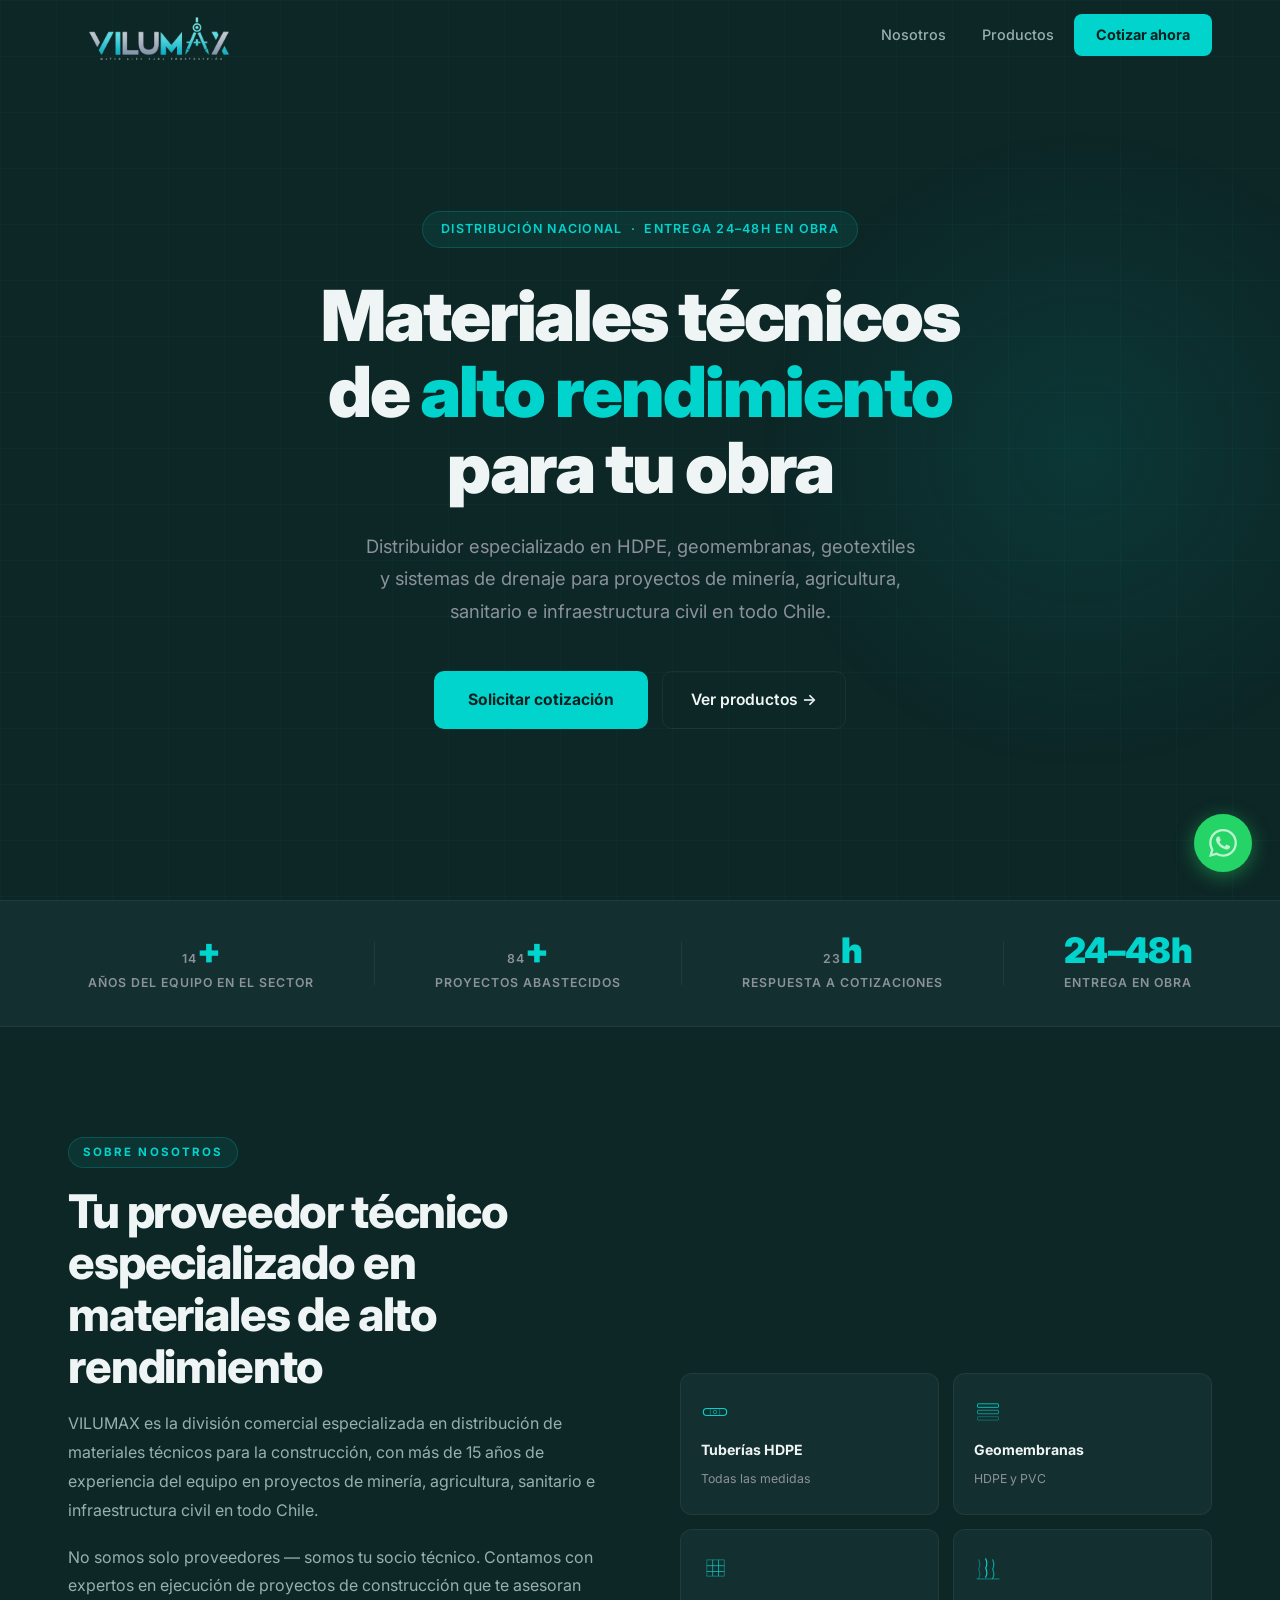
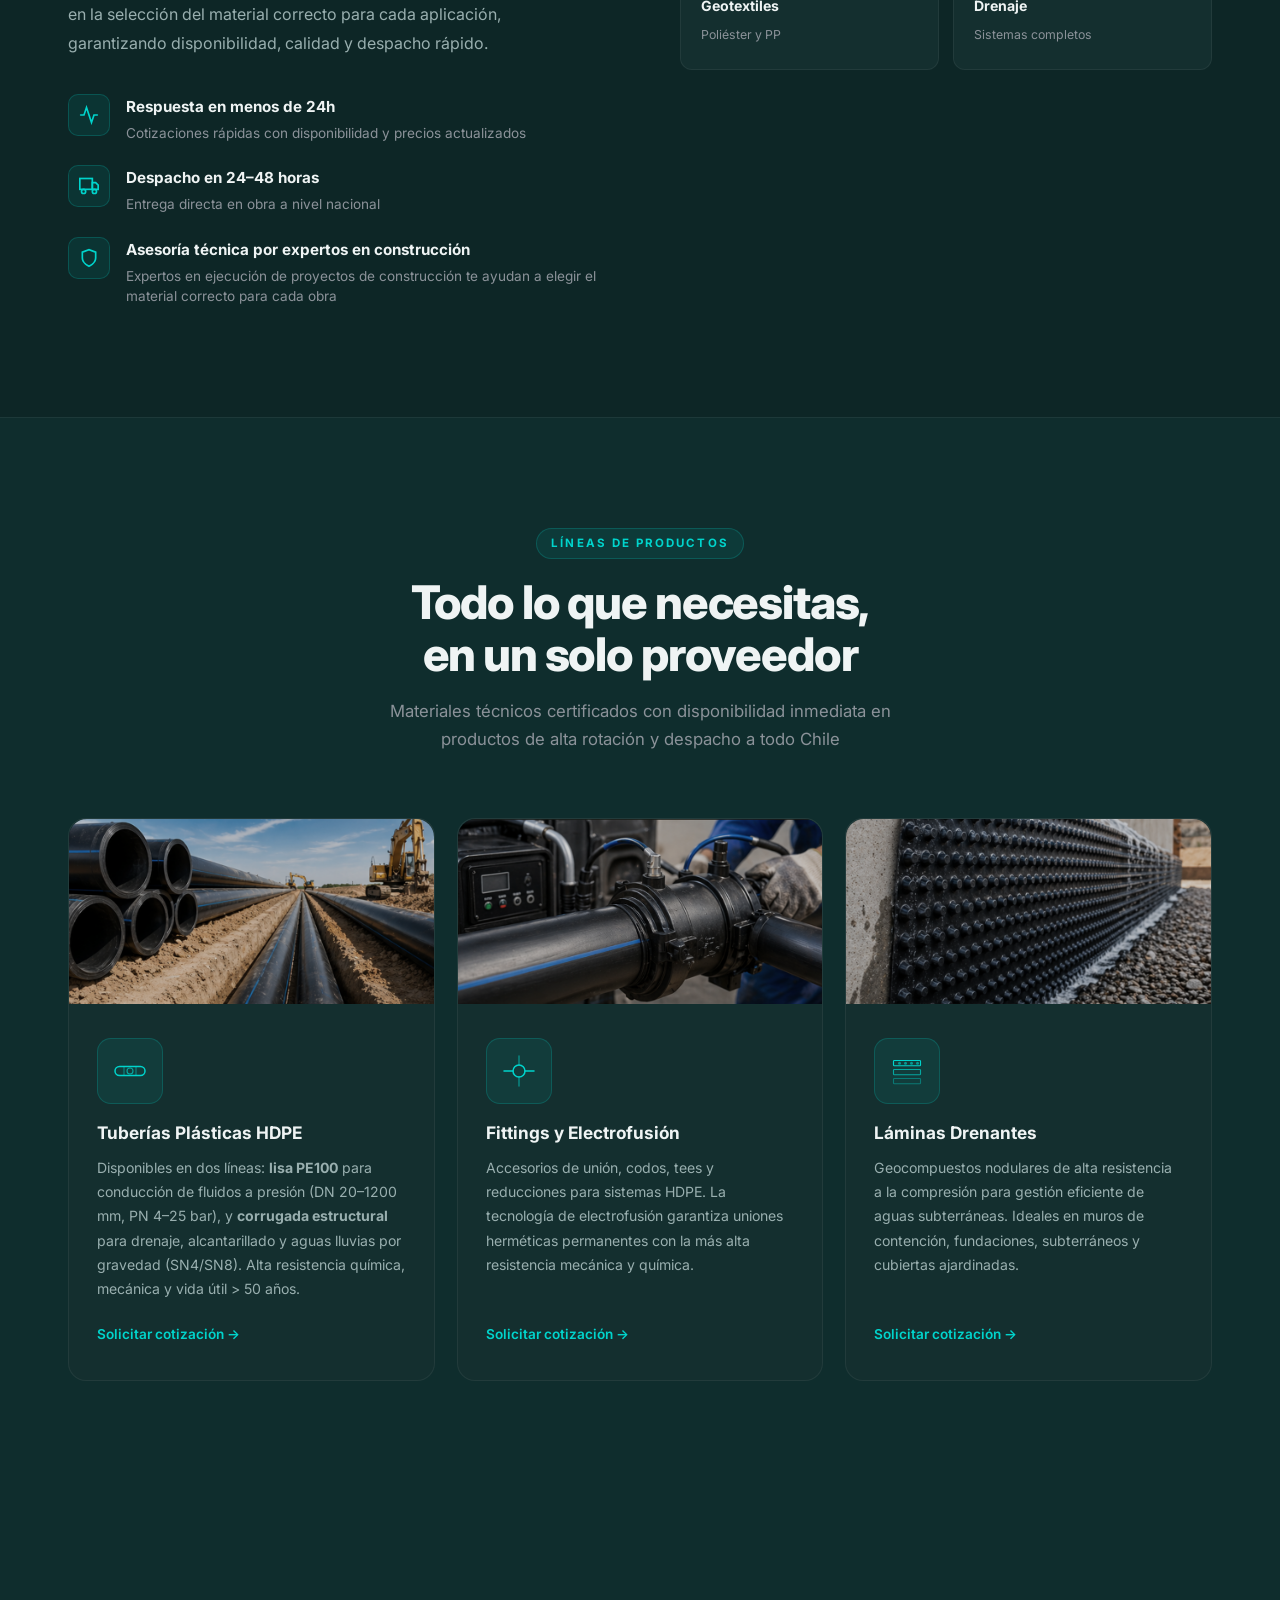
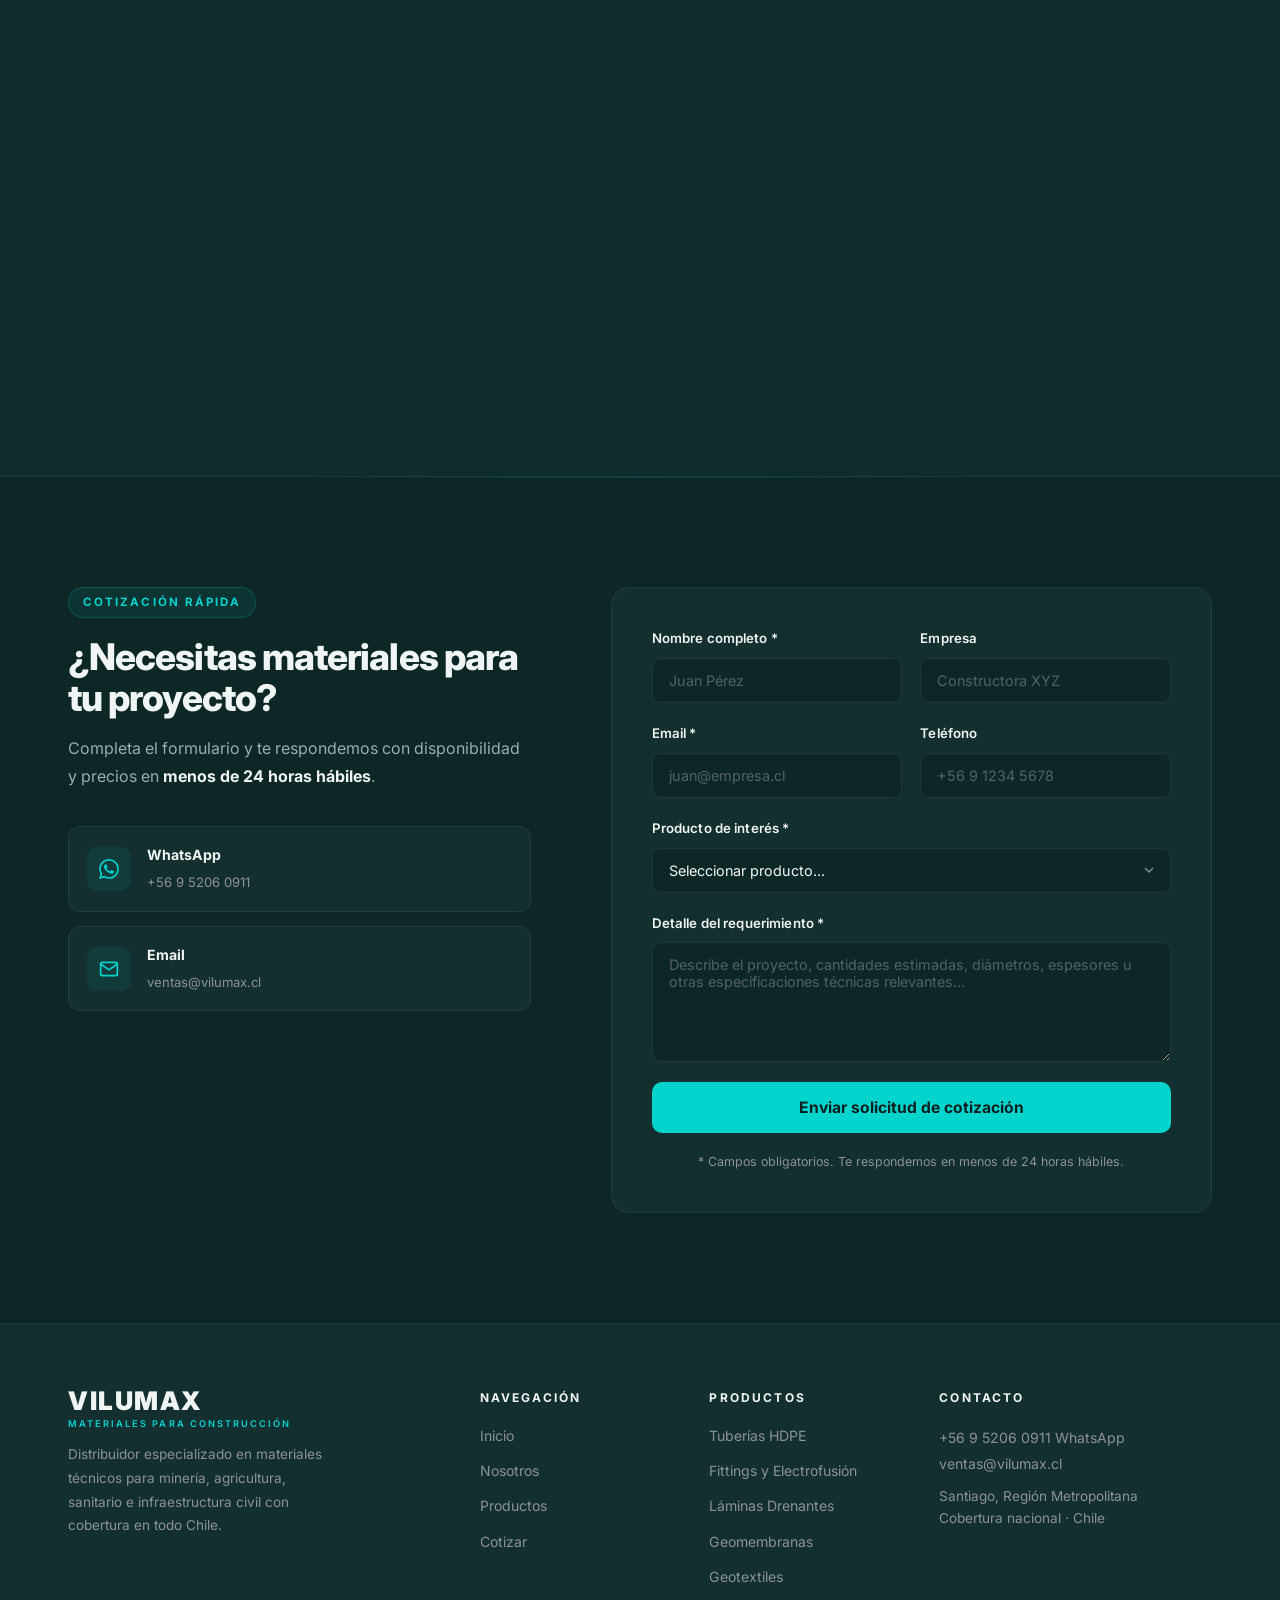
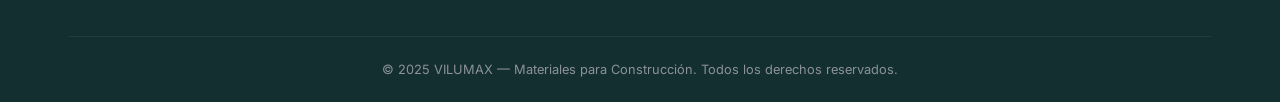
<file: index.html>
<!DOCTYPE html>
<html lang="es-CL">
<head>
    <meta charset="UTF-8">
    <meta name="viewport" content="width=device-width, initial-scale=1.0">

    <!-- ===== SEO PRIMARIO ===== -->
    <title>VILUMAX | Tuberías HDPE, Geomembranas y Drenaje — Chile</title>
    <meta name="description" content="VILUMAX: distribuidor especializado en tuberías HDPE, fittings, geomembranas y drenaje. Asesoría técnica por expertos en ejecución de proyectos de construcción. Entrega 24–48h en obra a todo Chile.">
    <meta name="keywords" content="tuberías HDPE Chile, geomembranas HDPE, geotextiles Chile, sistemas de drenaje, fittings electrofusión, láminas drenantes, materiales construcción Chile, distribuidor HDPE Santiago, geosintéticos Chile">
    <meta name="robots" content="index, follow">
    <meta name="author" content="VILUMAX">
    <!-- Actualiza estas URLs cuando tengas tu dominio definitivo -->
    <link rel="canonical" href="https://vilumax.vercel.app">
    <link rel="sitemap" type="application/xml" title="Sitemap" href="/sitemap.xml">

    <!-- ===== GEO / LOCAL SEO ===== -->
    <meta name="geo.region" content="CL-RM">
    <meta name="geo.placename" content="Santiago, Región Metropolitana, Chile">
    <meta name="geo.position" content="-33.4569;-70.6483">
    <meta name="ICBM" content="-33.4569, -70.6483">

    <!-- ===== OPEN GRAPH (Facebook, LinkedIn, WhatsApp) ===== -->
    <meta property="og:type" content="website">
    <meta property="og:site_name" content="VILUMAX">
    <meta property="og:locale" content="es_CL">
    <meta property="og:title" content="VILUMAX | Tuberías HDPE, Geomembranas y Drenaje — Chile">
    <meta property="og:description" content="Distribuidor especializado en HDPE, geomembranas, geotextiles y drenaje. Asesoría técnica por expertos en ejecución de proyectos de construcción. Entrega 24–48h en obra a todo Chile.">
    <meta property="og:url" content="https://vilumax.vercel.app">

    <!-- ===== TWITTER CARD ===== -->
    <meta name="twitter:card" content="summary">
    <meta name="twitter:title" content="VILUMAX | Materiales HDPE, Geomembranas y Drenaje en Chile">
    <meta name="twitter:description" content="Distribuidor especializado en HDPE, geomembranas, geotextiles y drenaje. Cobertura nacional. Cotiza en menos de 24h.">

    <!-- ===== APARIENCIA ===== -->
    <meta name="theme-color" content="#0D2626">

    <link rel="preconnect" href="https://fonts.googleapis.com">
    <link rel="preconnect" href="https://fonts.gstatic.com" crossorigin>
    <link href="https://fonts.googleapis.com/css2?family=Inter:wght@300;400;500;600;700;800;900&display=swap" rel="stylesheet">
    <link rel="stylesheet" href="styles.css">
</head>
<body>

<!-- ===== NAVBAR ===== -->
<header class="navbar" id="navbar">
    <div class="nav-container">
        <a href="#inicio" class="brand">
            <img src="img/logo.png" alt="VILUMAX — Materiales para Construcción" class="brand-logo">
        </a>
        <nav class="nav-menu" id="navMenu" aria-label="Navegación principal">
            <a href="#nosotros" class="nav-link">Nosotros</a>
            <a href="#productos" class="nav-link">Productos</a>
            <a href="#cotizacion" class="nav-link nav-cta">Cotizar ahora</a>
        </nav>
        <button class="hamburger" id="hamburger" aria-label="Abrir menú" aria-expanded="false">
            <span></span><span></span><span></span>
        </button>
    </div>
</header>

<!-- ===== HERO ===== -->
<section class="hero" id="inicio">
    <div class="hero-grid" aria-hidden="true"></div>
    <div class="hero-glow" aria-hidden="true"></div>
    <div class="hero-content">
        <span class="hero-badge">Distribución nacional &nbsp;·&nbsp; Entrega 24–48h en obra</span>
        <h1 class="hero-title">
            Materiales técnicos<br>de <span class="text-cyan">alto rendimiento</span><br>para tu obra
        </h1>
        <p class="hero-desc">
            Distribuidor especializado en HDPE, geomembranas, geotextiles y sistemas de drenaje para proyectos de minería, agricultura, sanitario e infraestructura civil en todo Chile.
        </p>
        <div class="hero-actions">
            <a href="#cotizacion" class="btn-primary">Solicitar cotización</a>
            <a href="#productos" class="btn-ghost">Ver productos →</a>
        </div>
    </div>
</section>

<!-- ===== STATS BAR ===== -->
<div class="stats-bar">
    <div class="container">
        <div class="stats-grid">
            <div class="stat">
                <strong><span class="counter" data-target="15">0</span>+</strong>
                <span>Años del equipo en el sector</span>
            </div>
            <div class="stat-divider" aria-hidden="true"></div>
            <div class="stat">
                <strong><span class="counter" data-target="86">0</span>+</strong>
                <span>Proyectos abastecidos</span>
            </div>
            <div class="stat-divider" aria-hidden="true"></div>
            <div class="stat">
                <strong><span class="counter" data-target="24">0</span>h</strong>
                <span>Respuesta a cotizaciones</span>
            </div>
            <div class="stat-divider" aria-hidden="true"></div>
            <div class="stat">
                <strong>24–48h</strong>
                <span>Entrega en obra</span>
            </div>
        </div>
    </div>
</div>

<!-- ===== NOSOTROS ===== -->
<section class="nosotros" id="nosotros">
    <div class="container">
        <div class="nosotros-grid">
            <div class="nosotros-left fade-in">
                <span class="section-label">Sobre nosotros</span>
                <h2 class="section-title">Tu proveedor técnico especializado en materiales de alto rendimiento</h2>
                <p class="section-text">VILUMAX es la división comercial especializada en distribución de materiales técnicos para la construcción, con más de 15 años de experiencia del equipo en proyectos de minería, agricultura, sanitario e infraestructura civil en todo Chile.</p>
                <p class="section-text">No somos solo proveedores — somos tu socio técnico. Contamos con expertos en ejecución de proyectos de construcción que te asesoran en la selección del material correcto para cada aplicación, garantizando disponibilidad, calidad y despacho rápido.</p>
                <div class="features">
                    <div class="feature fade-in">
                        <div class="feature-icon" aria-hidden="true">
                            <svg width="20" height="20" viewBox="0 0 24 24" fill="none" stroke="currentColor" stroke-width="2" stroke-linecap="round"><polyline points="22 12 18 12 15 21 9 3 6 12 2 12"></polyline></svg>
                        </div>
                        <div>
                            <h4>Respuesta en menos de 24h</h4>
                            <p>Cotizaciones rápidas con disponibilidad y precios actualizados</p>
                        </div>
                    </div>
                    <div class="feature fade-in">
                        <div class="feature-icon" aria-hidden="true">
                            <svg width="20" height="20" viewBox="0 0 24 24" fill="none" stroke="currentColor" stroke-width="2" stroke-linecap="round"><rect x="1" y="3" width="15" height="13"></rect><polygon points="16 8 20 8 23 11 23 16 16 16 16 8"></polygon><circle cx="5.5" cy="18.5" r="2.5"></circle><circle cx="18.5" cy="18.5" r="2.5"></circle></svg>
                        </div>
                        <div>
                            <h4>Despacho en 24–48 horas</h4>
                            <p>Entrega directa en obra a nivel nacional</p>
                        </div>
                    </div>
                    <div class="feature fade-in">
                        <div class="feature-icon" aria-hidden="true">
                            <svg width="20" height="20" viewBox="0 0 24 24" fill="none" stroke="currentColor" stroke-width="2" stroke-linecap="round"><path d="M12 22s8-4 8-10V5l-8-3-8 3v7c0 6 8 10 8 10z"></path></svg>
                        </div>
                        <div>
                            <h4>Asesoría técnica por expertos en construcción</h4>
                            <p>Expertos en ejecución de proyectos de construcción te ayudan a elegir el material correcto para cada obra</p>
                        </div>
                    </div>
                </div>
            </div>
            <div class="nosotros-right fade-in" aria-hidden="true">
                <div class="nosotros-visual">
                    <div class="visual-card">
                        <div class="vc-icon">
                            <svg width="28" height="28" viewBox="0 0 48 48" fill="none">
                                <rect x="4" y="18" width="40" height="12" rx="6" stroke="#00D4CC" stroke-width="2"/>
                                <line x1="16" y1="18" x2="16" y2="30" stroke="#00D4CC" stroke-width="1.5" opacity="0.5"/>
                                <line x1="32" y1="18" x2="32" y2="30" stroke="#00D4CC" stroke-width="1.5" opacity="0.5"/>
                                <circle cx="24" cy="24" r="3" stroke="#00D4CC" stroke-width="1.5" opacity="0.7"/>
                            </svg>
                        </div>
                        <span>Tuberías HDPE</span>
                        <p>Todas las medidas</p>
                    </div>
                    <div class="visual-card">
                        <div class="vc-icon">
                            <svg width="28" height="28" viewBox="0 0 48 48" fill="none">
                                <rect x="6" y="10" width="36" height="6" rx="1" stroke="#00D4CC" stroke-width="1.5"/>
                                <rect x="6" y="21" width="36" height="6" rx="1" stroke="#00D4CC" stroke-width="1.5" opacity="0.7"/>
                                <rect x="6" y="32" width="36" height="6" rx="1" stroke="#00D4CC" stroke-width="1.5" opacity="0.4"/>
                            </svg>
                        </div>
                        <span>Geomembranas</span>
                        <p>HDPE y PVC</p>
                    </div>
                    <div class="visual-card">
                        <div class="vc-icon">
                            <svg width="28" height="28" viewBox="0 0 48 48" fill="none">
                                <line x1="10" y1="10" x2="10" y2="38" stroke="#00D4CC" stroke-width="1.5" opacity="0.5"/>
                                <line x1="20" y1="10" x2="20" y2="38" stroke="#00D4CC" stroke-width="1.5" opacity="0.8"/>
                                <line x1="30" y1="10" x2="30" y2="38" stroke="#00D4CC" stroke-width="1.5" opacity="0.8"/>
                                <line x1="40" y1="10" x2="40" y2="38" stroke="#00D4CC" stroke-width="1.5" opacity="0.5"/>
                                <line x1="10" y1="10" x2="40" y2="10" stroke="#00D4CC" stroke-width="1.5" opacity="0.5"/>
                                <line x1="10" y1="20" x2="40" y2="20" stroke="#00D4CC" stroke-width="1.5" opacity="0.8"/>
                                <line x1="10" y1="30" x2="40" y2="30" stroke="#00D4CC" stroke-width="1.5" opacity="0.8"/>
                                <line x1="10" y1="38" x2="40" y2="38" stroke="#00D4CC" stroke-width="1.5" opacity="0.5"/>
                            </svg>
                        </div>
                        <span>Geotextiles</span>
                        <p>Poliéster y PP</p>
                    </div>
                    <div class="visual-card">
                        <div class="vc-icon">
                            <svg width="28" height="28" viewBox="0 0 48 48" fill="none">
                                <path d="M8 10 Q12 18 8 26 Q12 34 8 42" stroke="#00D4CC" stroke-width="2" stroke-linecap="round" fill="none" opacity="0.4"/>
                                <path d="M20 8 Q24 16 20 24 Q24 32 20 40" stroke="#00D4CC" stroke-width="2" stroke-linecap="round" fill="none"/>
                                <path d="M32 10 Q36 18 32 26 Q36 34 32 42" stroke="#00D4CC" stroke-width="2" stroke-linecap="round" fill="none" opacity="0.7"/>
                                <rect x="4" y="41" width="40" height="3" rx="1.5" fill="#00D4CC" opacity="0.3"/>
                            </svg>
                        </div>
                        <span>Drenaje</span>
                        <p>Sistemas completos</p>
                    </div>
                </div>
            </div>
        </div>
    </div>
</section>

<!-- ===== PRODUCTOS ===== -->
<section class="productos" id="productos">
    <div class="container">
        <div class="section-header fade-in">
            <span class="section-label">Líneas de productos</span>
            <h2 class="section-title">Todo lo que necesitas,<br>en un solo proveedor</h2>
            <p class="section-subtitle">Materiales técnicos certificados con disponibilidad inmediata en productos de alta rotación y despacho a todo Chile</p>
        </div>
        <div class="products-grid">

            <!-- Producto 1 -->
            <div class="product-card fade-in">
                <div class="product-img"><img src="img/1.png" alt="Tuberías plásticas HDPE" loading="lazy"></div>
                <div class="product-icon" aria-hidden="true">
                    <svg width="36" height="36" viewBox="0 0 48 48" fill="none">
                        <rect x="4" y="18" width="40" height="12" rx="6" stroke="#00D4CC" stroke-width="2"/>
                        <line x1="16" y1="18" x2="16" y2="30" stroke="#00D4CC" stroke-width="1.5" opacity="0.5"/>
                        <line x1="32" y1="18" x2="32" y2="30" stroke="#00D4CC" stroke-width="1.5" opacity="0.5"/>
                        <circle cx="24" cy="24" r="4" stroke="#00D4CC" stroke-width="1.5" opacity="0.7"/>
                    </svg>
                </div>
                <h3>Tuberías Plásticas HDPE</h3>
                <p>Disponibles en dos líneas: <strong>lisa PE100</strong> para conducción de fluidos a presión (DN 20–1200 mm, PN 4–25 bar), y <strong>corrugada estructural</strong> para drenaje, alcantarillado y aguas lluvias por gravedad (SN4/SN8). Alta resistencia química, mecánica y vida útil &gt; 50 años.</p>
                <a href="#cotizacion" class="product-link" data-product="Tuberías Plásticas HDPE">Solicitar cotización →</a>
            </div>

            <!-- Producto 2 -->
            <div class="product-card fade-in">
                <div class="product-img"><img src="img/2.png" alt="Fittings y electrofusión HDPE" loading="lazy"></div>
                <div class="product-icon" aria-hidden="true">
                    <svg width="36" height="36" viewBox="0 0 48 48" fill="none">
                        <circle cx="24" cy="24" r="8" stroke="#00D4CC" stroke-width="2"/>
                        <line x1="4" y1="24" x2="16" y2="24" stroke="#00D4CC" stroke-width="2" stroke-linecap="round"/>
                        <line x1="32" y1="24" x2="44" y2="24" stroke="#00D4CC" stroke-width="2" stroke-linecap="round"/>
                        <line x1="24" y1="4" x2="24" y2="16" stroke="#00D4CC" stroke-width="2" stroke-linecap="round" opacity="0.5"/>
                        <line x1="24" y1="32" x2="24" y2="44" stroke="#00D4CC" stroke-width="2" stroke-linecap="round" opacity="0.5"/>
                    </svg>
                </div>
                <h3>Fittings y Electrofusión</h3>
                <p>Accesorios de unión, codos, tees y reducciones para sistemas HDPE. La tecnología de electrofusión garantiza uniones herméticas permanentes con la más alta resistencia mecánica y química.</p>
                <a href="#cotizacion" class="product-link" data-product="Fittings y Accesorios de Electrofusión">Solicitar cotización →</a>
            </div>

            <!-- Producto 3 -->
            <div class="product-card fade-in">
                <div class="product-img"><img src="img/3.png" alt="Láminas drenantes nodulares" loading="lazy"></div>
                <div class="product-icon" aria-hidden="true">
                    <svg width="36" height="36" viewBox="0 0 48 48" fill="none">
                        <rect x="6" y="10" width="36" height="7" rx="1" stroke="#00D4CC" stroke-width="1.5"/>
                        <circle cx="14" cy="13.5" r="2" fill="#00D4CC" opacity="0.6"/>
                        <circle cx="22" cy="13.5" r="2" fill="#00D4CC" opacity="0.6"/>
                        <circle cx="30" cy="13.5" r="2" fill="#00D4CC" opacity="0.6"/>
                        <circle cx="38" cy="13.5" r="2" fill="#00D4CC" opacity="0.6"/>
                        <rect x="6" y="22" width="36" height="7" rx="1" stroke="#00D4CC" stroke-width="1.5" opacity="0.7"/>
                        <rect x="6" y="34" width="36" height="7" rx="1" stroke="#00D4CC" stroke-width="1.5" opacity="0.4"/>
                    </svg>
                </div>
                <h3>Láminas Drenantes</h3>
                <p>Geocompuestos nodulares de alta resistencia a la compresión para gestión eficiente de aguas subterráneas. Ideales en muros de contención, fundaciones, subterráneos y cubiertas ajardinadas.</p>
                <a href="#cotizacion" class="product-link" data-product="Láminas Drenantes de Alta Resistencia">Solicitar cotización →</a>
            </div>

            <!-- Producto 4 -->
            <div class="product-card fade-in">
                <div class="product-img"><img src="img/4.png" alt="Sistema de drenaje modular" loading="lazy"></div>
                <div class="product-icon" aria-hidden="true">
                    <svg width="36" height="36" viewBox="0 0 48 48" fill="none">
                        <path d="M8 10 Q12 18 8 26 Q12 34 8 40" stroke="#00D4CC" stroke-width="2" stroke-linecap="round" fill="none" opacity="0.4"/>
                        <path d="M20 8 Q24 16 20 24 Q24 32 20 40" stroke="#00D4CC" stroke-width="2" stroke-linecap="round" fill="none"/>
                        <path d="M32 10 Q36 18 32 26 Q36 34 32 40" stroke="#00D4CC" stroke-width="2" stroke-linecap="round" fill="none" opacity="0.7"/>
                        <path d="M44 12 Q46 20 44 28 Q46 36 44 40" stroke="#00D4CC" stroke-width="2" stroke-linecap="round" fill="none" opacity="0.4"/>
                        <rect x="4" y="40" width="42" height="4" rx="2" fill="#00D4CC" opacity="0.25"/>
                    </svg>
                </div>
                <h3>Sistemas de Drenaje Modular</h3>
                <p>Elementos estructurales modulares de plástico reciclado para infiltración, almacenamiento y conducción de aguas pluviales. Sistema de fácil armado, con múltiples clases de resistencia desde áreas peatonales hasta industria pesada.</p>
                <a href="#cotizacion" class="product-link" data-product="Sistemas de Drenaje Modular">Solicitar cotización →</a>
            </div>

            <!-- Producto 5 -->
            <div class="product-card fade-in">
                <div class="product-img"><img src="img/5.png" alt="Geomembranas HDPE y PVC" loading="lazy"></div>
                <div class="product-icon" aria-hidden="true">
                    <svg width="36" height="36" viewBox="0 0 48 48" fill="none">
                        <path d="M6 14 L24 8 L42 14 L42 34 L24 40 L6 34 Z" stroke="#00D4CC" stroke-width="2" fill="none"/>
                        <path d="M6 14 L24 20 L42 14" stroke="#00D4CC" stroke-width="1.5" opacity="0.5"/>
                        <line x1="24" y1="20" x2="24" y2="40" stroke="#00D4CC" stroke-width="1.5" opacity="0.4"/>
                    </svg>
                </div>
                <h3>Geomembranas HDPE y PVC</h3>
                <p>Láminas impermeabilizantes de alto rendimiento para estanques, piscinas, rellenos sanitarios, canales y obras de contención. Amplia disponibilidad en espesores y dimensiones según proyecto.</p>
                <a href="#cotizacion" class="product-link" data-product="Geomembranas HDPE y PVC">Solicitar cotización →</a>
            </div>

            <!-- Producto 6 -->
            <div class="product-card fade-in">
                <div class="product-img"><img src="img/6.png" alt="Geotextiles de poliéster y polipropileno" loading="lazy"></div>
                <div class="product-icon" aria-hidden="true">
                    <svg width="36" height="36" viewBox="0 0 48 48" fill="none">
                        <line x1="10" y1="10" x2="10" y2="40" stroke="#00D4CC" stroke-width="1.5" opacity="0.5"/>
                        <line x1="20" y1="10" x2="20" y2="40" stroke="#00D4CC" stroke-width="1.5" opacity="0.8"/>
                        <line x1="30" y1="10" x2="30" y2="40" stroke="#00D4CC" stroke-width="1.5" opacity="0.8"/>
                        <line x1="40" y1="10" x2="40" y2="40" stroke="#00D4CC" stroke-width="1.5" opacity="0.5"/>
                        <line x1="10" y1="10" x2="40" y2="10" stroke="#00D4CC" stroke-width="1.5" opacity="0.5"/>
                        <line x1="10" y1="20" x2="40" y2="20" stroke="#00D4CC" stroke-width="1.5" opacity="0.8"/>
                        <line x1="10" y1="30" x2="40" y2="30" stroke="#00D4CC" stroke-width="1.5" opacity="0.8"/>
                        <line x1="10" y1="40" x2="40" y2="40" stroke="#00D4CC" stroke-width="1.5" opacity="0.5"/>
                        <path d="M10 10 L20 20 M20 10 L30 20 M30 10 L40 20 M10 20 L20 30 M20 20 L30 30 M30 20 L40 30 M10 30 L20 40 M20 30 L30 40 M30 30 L40 40" stroke="#00D4CC" stroke-width="0.75" opacity="0.25"/>
                    </svg>
                </div>
                <h3>Geotextiles</h3>
                <p>Tejidos y no tejidos de poliéster y polipropileno para filtración, separación, drenaje y refuerzo estructural. Amplia gama de gramajes para cada exigencia técnica de obra.</p>
                <a href="#cotizacion" class="product-link" data-product="Geotextiles de Poliéster y Polipropileno">Solicitar cotización →</a>
            </div>

        </div>
    </div>
</section>

<!-- ===== COTIZACIÓN ===== -->
<section class="cotizacion" id="cotizacion">
    <div class="container">
        <div class="cotizacion-grid">

            <div class="cotizacion-info fade-in">
                <span class="section-label">Cotización rápida</span>
                <h2 class="section-title">¿Necesitas materiales para tu proyecto?</h2>
                <p>Completa el formulario y te respondemos con disponibilidad y precios en <strong>menos de 24 horas hábiles</strong>.</p>
                <div class="contact-items">
                    <a href="https://wa.me/56952060911" class="contact-item" target="_blank" rel="noopener">
                        <div class="ci-icon" aria-hidden="true">
                            <svg width="20" height="20" viewBox="0 0 24 24" fill="currentColor"><path d="M17.472 14.382c-.297-.149-1.758-.867-2.03-.967-.273-.099-.471-.148-.67.15-.197.297-.767.966-.94 1.164-.173.199-.347.223-.644.075-.297-.15-1.255-.463-2.39-1.475-.883-.788-1.48-1.761-1.653-2.059-.173-.297-.018-.458.13-.606.134-.133.298-.347.446-.52.149-.174.198-.298.298-.497.099-.198.05-.371-.025-.52-.075-.149-.669-1.612-.916-2.207-.242-.579-.487-.5-.669-.51-.173-.008-.371-.01-.57-.01-.198 0-.52.074-.792.372-.272.297-1.04 1.016-1.04 2.479 0 1.462 1.065 2.875 1.213 3.074.149.198 2.096 3.2 5.077 4.487.709.306 1.262.489 1.694.625.712.227 1.36.195 1.871.118.571-.085 1.758-.719 2.006-1.413.248-.694.248-1.289.173-1.413-.074-.124-.272-.198-.57-.347m-5.421 7.403h-.004a9.87 9.87 0 01-5.031-1.378l-.361-.214-3.741.982.998-3.648-.235-.374a9.86 9.86 0 01-1.51-5.26c.001-5.45 4.436-9.884 9.888-9.884 2.64 0 5.122 1.03 6.988 2.898a9.825 9.825 0 012.893 6.994c-.003 5.45-4.437 9.884-9.885 9.884m8.413-18.297A11.815 11.815 0 0012.05 0C5.495 0 .16 5.335.157 11.892c0 2.096.547 4.142 1.588 5.945L.057 24l6.305-1.654a11.882 11.882 0 005.683 1.448h.005c6.554 0 11.89-5.335 11.893-11.893a11.821 11.821 0 00-3.48-8.413z"/></svg>
                        </div>
                        <div>
                            <strong>WhatsApp</strong>
                            <span>+56 9 5206 0911</span>
                        </div>
                    </a>
                    <a href="mailto:ventas@vilumax.cl" class="contact-item">
                        <div class="ci-icon" aria-hidden="true">
                            <svg width="20" height="20" viewBox="0 0 24 24" fill="none" stroke="currentColor" stroke-width="2" stroke-linecap="round"><path d="M4 4h16c1.1 0 2 .9 2 2v12c0 1.1-.9 2-2 2H4c-1.1 0-2-.9-2-2V6c0-1.1.9-2 2-2z"></path><polyline points="22,6 12,13 2,6"></polyline></svg>
                        </div>
                        <div>
                            <strong>Email</strong>
                            <span>ventas@vilumax.cl</span>
                        </div>
                    </a>
                </div>
            </div>

            <div class="cotizacion-form-wrap fade-in">
                <!--
                    FORMULARIO: Para activar el envío por email, tienes dos opciones:

                    OPCIÓN A — Formspree (recomendado, gratis 50 envíos/mes):
                    1. Ve a formspree.io y crea una cuenta con ventas@vilumax.cl
                    2. Crea un nuevo formulario
                    3. Copia tu Form ID y reemplaza "YOUR_FORM_ID" en script.js

                    OPCIÓN B — Sin configuración:
                    El formulario abre el cliente de email del usuario como respaldo automático.
                -->
                <form id="cotizacion-form" class="cotizacion-form" novalidate>
                    <div class="form-row">
                        <div class="form-group">
                            <label for="nombre">Nombre completo *</label>
                            <input type="text" id="nombre" name="nombre" required placeholder="Juan Pérez" autocomplete="name">
                        </div>
                        <div class="form-group">
                            <label for="empresa">Empresa</label>
                            <input type="text" id="empresa" name="empresa" placeholder="Constructora XYZ" autocomplete="organization">
                        </div>
                    </div>
                    <div class="form-row">
                        <div class="form-group">
                            <label for="email">Email *</label>
                            <input type="email" id="email" name="email" required placeholder="juan@empresa.cl" autocomplete="email">
                        </div>
                        <div class="form-group">
                            <label for="telefono">Teléfono</label>
                            <input type="tel" id="telefono" name="telefono" placeholder="+56 9 1234 5678" autocomplete="tel">
                        </div>
                    </div>
                    <div class="form-group">
                        <label for="producto">Producto de interés *</label>
                        <div class="select-wrap">
                            <select id="producto" name="producto" required>
                                <option value="" disabled selected>Seleccionar producto...</option>
                                <option value="Tuberías Plásticas HDPE">Tuberías Plásticas HDPE</option>
                                <option value="Fittings y Accesorios de Electrofusión">Fittings y Accesorios de Electrofusión</option>
                                <option value="Láminas Drenantes de Alta Resistencia">Láminas Drenantes de Alta Resistencia</option>
                                <option value="Sistemas de Drenaje Modular">Sistemas de Drenaje Modular</option>
                                <option value="Geomembranas HDPE y PVC">Geomembranas HDPE y PVC</option>
                                <option value="Geotextiles de Poliéster y Polipropileno">Geotextiles de Poliéster y Polipropileno</option>
                                <option value="Múltiples productos">Múltiples productos</option>
                                <option value="Otro">Otro</option>
                            </select>
                            <svg class="select-arrow" width="16" height="16" viewBox="0 0 24 24" fill="none" stroke="currentColor" stroke-width="2" aria-hidden="true"><polyline points="6 9 12 15 18 9"></polyline></svg>
                        </div>
                    </div>
                    <div class="form-group">
                        <label for="mensaje">Detalle del requerimiento *</label>
                        <textarea id="mensaje" name="mensaje" required rows="4" placeholder="Describe el proyecto, cantidades estimadas, diámetros, espesores u otras especificaciones técnicas relevantes..."></textarea>
                    </div>
                    <button type="submit" class="btn-submit" id="submitBtn">
                        <span class="btn-text">Enviar solicitud de cotización</span>
                        <span class="btn-loader" aria-hidden="true">Enviando...</span>
                    </button>
                    <p class="form-note">* Campos obligatorios. Te respondemos en menos de 24 horas hábiles.</p>
                </form>

                <div class="form-success" id="formSuccess" role="alert" aria-live="polite">
                    <div class="success-icon" aria-hidden="true">
                        <svg width="36" height="36" viewBox="0 0 24 24" fill="none" stroke="#00D4CC" stroke-width="2.5" stroke-linecap="round"><polyline points="20 6 9 17 4 12"></polyline></svg>
                    </div>
                    <h3>¡Solicitud enviada!</h3>
                    <p>Gracias por contactarnos. Te responderemos a la brevedad con disponibilidad y precios para tu proyecto.</p>
                    <a href="#inicio" class="btn-ghost" style="display:inline-flex; margin-top: 8px;">Volver al inicio</a>
                </div>
            </div>

        </div>
    </div>
</section>

<!-- ===== FOOTER ===== -->
<footer class="footer">
    <div class="container">
        <div class="footer-grid">
            <div class="footer-brand">
                <div class="brand-name" style="font-size:1.6rem;">VILUMAX</div>
                <div class="brand-sub" style="margin-bottom:12px;">Materiales para Construcción</div>
                <p>Distribuidor especializado en materiales técnicos para minería, agricultura, sanitario e infraestructura civil con cobertura en todo Chile.</p>
            </div>
            <div class="footer-col">
                <h4>Navegación</h4>
                <a href="#inicio">Inicio</a>
                <a href="#nosotros">Nosotros</a>
                <a href="#productos">Productos</a>
                <a href="#cotizacion">Cotizar</a>
            </div>
            <div class="footer-col">
                <h4>Productos</h4>
                <a href="#productos">Tuberías HDPE</a>
                <a href="#productos">Fittings y Electrofusión</a>
                <a href="#productos">Láminas Drenantes</a>
                <a href="#productos">Geomembranas</a>
                <a href="#productos">Geotextiles</a>
            </div>
            <div class="footer-col">
                <h4>Contacto</h4>
                <address style="font-style:normal;">
                    <a href="tel:+56952060911">+56 9 5206 0911</a>
                    <a href="https://wa.me/56952060911" target="_blank" rel="noopener">WhatsApp</a>
                    <a href="mailto:ventas@vilumax.cl">ventas@vilumax.cl</a>
                    <p style="margin-top:8px; font-size:0.85rem; color: var(--silver);">Santiago, Región Metropolitana<br>Cobertura nacional · Chile</p>
                </address>
            </div>
        </div>
        <div class="footer-bottom">
            <p>© 2025 VILUMAX — Materiales para Construcción. Todos los derechos reservados.</p>
        </div>
    </div>
</footer>

<!-- WhatsApp flotante -->
<a href="https://wa.me/56952060911" class="whatsapp-float" target="_blank" rel="noopener" aria-label="Contactar por WhatsApp">
    <svg width="28" height="28" viewBox="0 0 24 24" fill="white" aria-hidden="true"><path d="M17.472 14.382c-.297-.149-1.758-.867-2.03-.967-.273-.099-.471-.148-.67.15-.197.297-.767.966-.94 1.164-.173.199-.347.223-.644.075-.297-.15-1.255-.463-2.39-1.475-.883-.788-1.48-1.761-1.653-2.059-.173-.297-.018-.458.13-.606.134-.133.298-.347.446-.52.149-.174.198-.298.298-.497.099-.198.05-.371-.025-.52-.075-.149-.669-1.612-.916-2.207-.242-.579-.487-.5-.669-.51-.173-.008-.371-.01-.57-.01-.198 0-.52.074-.792.372-.272.297-1.04 1.016-1.04 2.479 0 1.462 1.065 2.875 1.213 3.074.149.198 2.096 3.2 5.077 4.487.709.306 1.262.489 1.694.625.712.227 1.36.195 1.871.118.571-.085 1.758-.719 2.006-1.413.248-.694.248-1.289.173-1.413-.074-.124-.272-.198-.57-.347m-5.421 7.403h-.004a9.87 9.87 0 01-5.031-1.378l-.361-.214-3.741.982.998-3.648-.235-.374a9.86 9.86 0 01-1.51-5.26c.001-5.45 4.436-9.884 9.888-9.884 2.64 0 5.122 1.03 6.988 2.898a9.825 9.825 0 012.893 6.994c-.003 5.45-4.437 9.884-9.885 9.884m8.413-18.297A11.815 11.815 0 0012.05 0C5.495 0 .16 5.335.157 11.892c0 2.096.547 4.142 1.588 5.945L.057 24l6.305-1.654a11.882 11.882 0 005.683 1.448h.005c6.554 0 11.89-5.335 11.893-11.893a11.821 11.821 0 00-3.48-8.413z"/></svg>
</a>

<script src="script.js"></script>

<!-- ===== STRUCTURED DATA (Schema.org) ===== -->
<script type="application/ld+json">
{
  "@context": "https://schema.org",
  "@type": "LocalBusiness",
  "name": "VILUMAX",
  "description": "Distribuidor especializado en materiales técnicos para construcción: tuberías HDPE, fittings de electrofusión, geomembranas, geotextiles y sistemas de drenaje.",
  "url": "https://vilumax.vercel.app",
  "telephone": "+56952060911",
  "email": "ventas@vilumax.cl",
  "address": {
    "@type": "PostalAddress",
    "addressRegion": "Región Metropolitana",
    "addressLocality": "Santiago",
    "addressCountry": "CL"
  },
  "areaServed": {
    "@type": "Country",
    "name": "Chile"
  },
  "openingHoursSpecification": {
    "@type": "OpeningHoursSpecification",
    "dayOfWeek": ["Monday","Tuesday","Wednesday","Thursday","Friday"],
    "opens": "09:00",
    "closes": "18:00"
  },
  "contactPoint": {
    "@type": "ContactPoint",
    "telephone": "+56952060911",
    "contactType": "sales",
    "availableLanguage": "Spanish",
    "contactOption": "TollFree"
  },
  "hasOfferCatalog": {
    "@type": "OfferCatalog",
    "name": "Materiales para Construcción",
    "itemListElement": [
      {
        "@type": "Offer",
        "itemOffered": {
          "@type": "Product",
          "name": "Tuberías Plásticas HDPE",
          "description": "Polietileno de alta densidad para conducción de fluidos en instalaciones industriales, agrícolas y sanitarias."
        }
      },
      {
        "@type": "Offer",
        "itemOffered": {
          "@type": "Product",
          "name": "Fittings y Accesorios de Electrofusión",
          "description": "Codos, tees, reducciones y uniones herméticas para sistemas HDPE mediante tecnología de electrofusión."
        }
      },
      {
        "@type": "Offer",
        "itemOffered": {
          "@type": "Product",
          "name": "Láminas Drenantes de Alta Resistencia",
          "description": "Geocompuestos nodulares para gestión eficiente de aguas subterráneas en muros de contención y fundaciones."
        }
      },
      {
        "@type": "Offer",
        "itemOffered": {
          "@type": "Product",
          "name": "Sistemas de Drenaje Especializados",
          "description": "Soluciones integrales para captación, conducción y evacuación de aguas en proyectos industriales, viales y agrícolas."
        }
      },
      {
        "@type": "Offer",
        "itemOffered": {
          "@type": "Product",
          "name": "Geomembranas HDPE y PVC",
          "description": "Láminas impermeabilizantes de alto rendimiento para estanques, piscinas, rellenos sanitarios y canales."
        }
      },
      {
        "@type": "Offer",
        "itemOffered": {
          "@type": "Product",
          "name": "Geotextiles de Poliéster y Polipropileno",
          "description": "Tejidos y no tejidos para filtración, separación, drenaje y refuerzo estructural en proyectos civiles."
        }
      }
    ]
  }
}
</script>

</body>
</html>
</file>
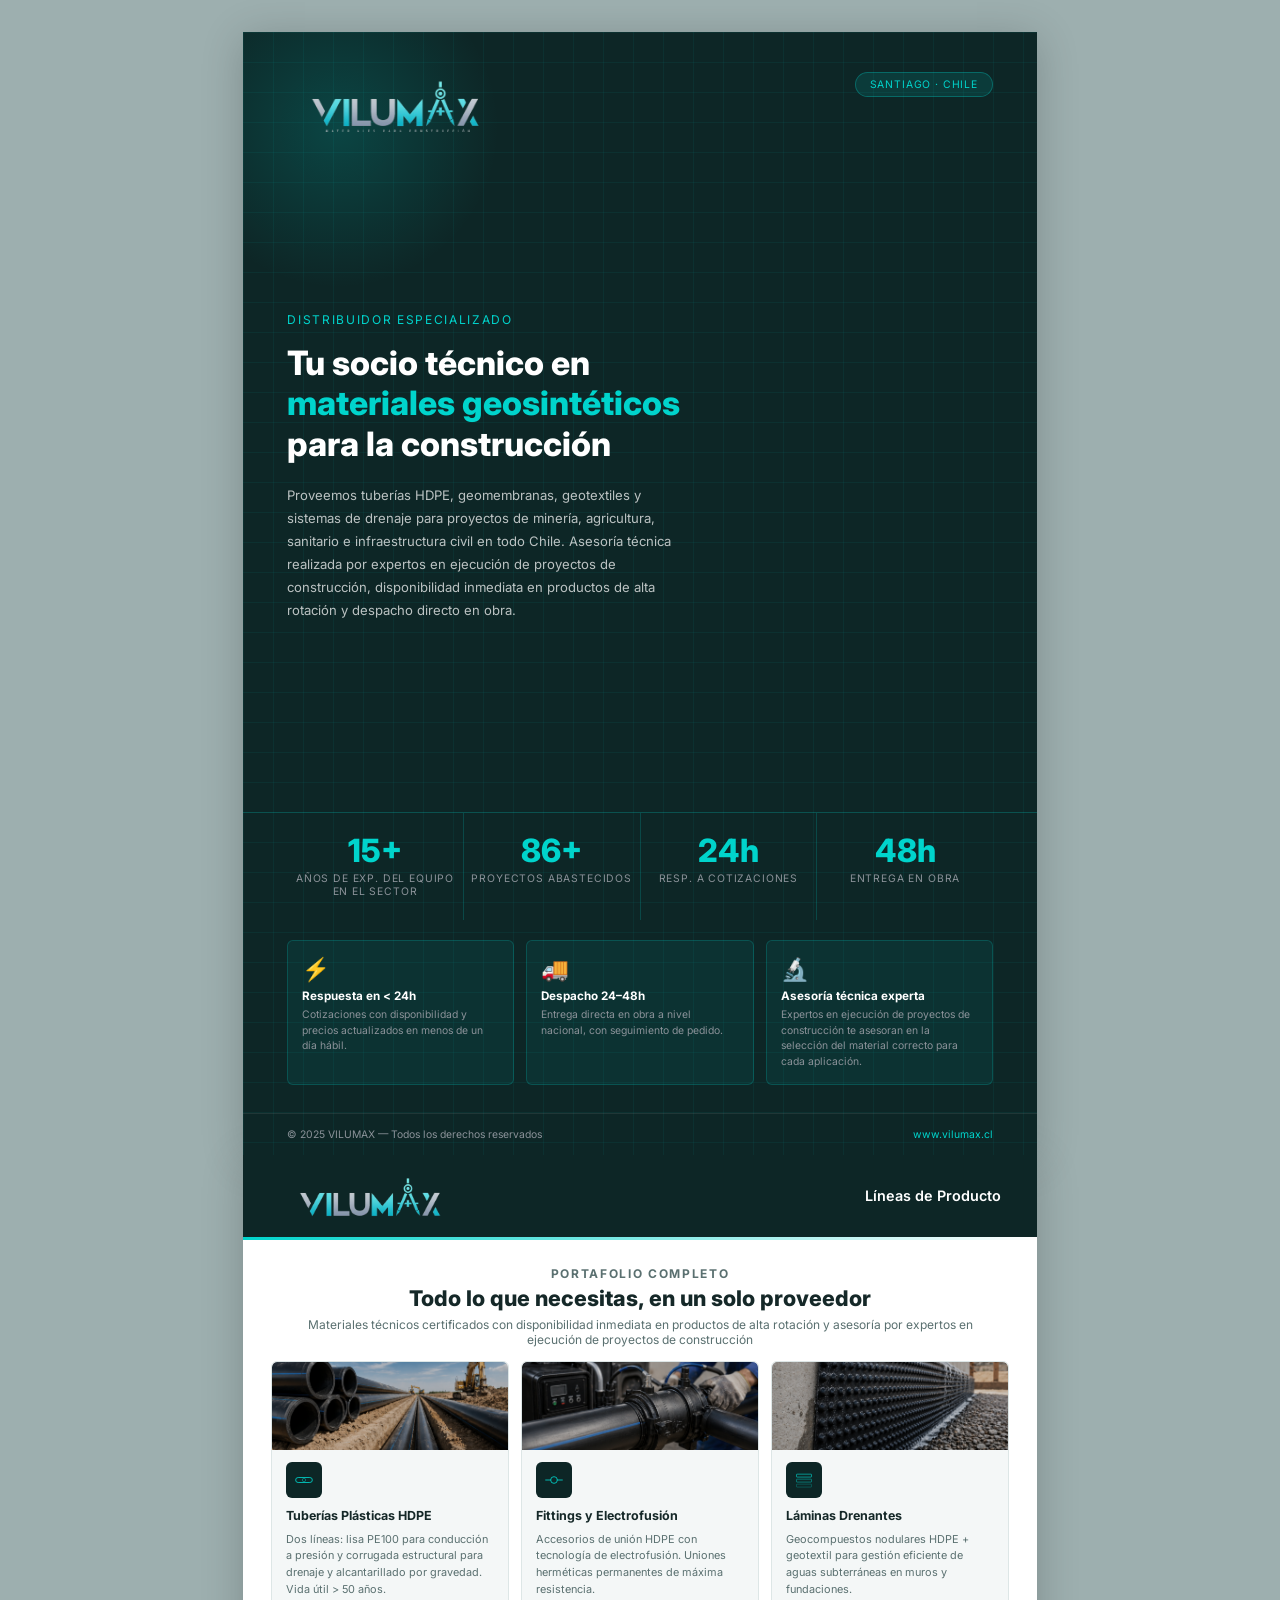
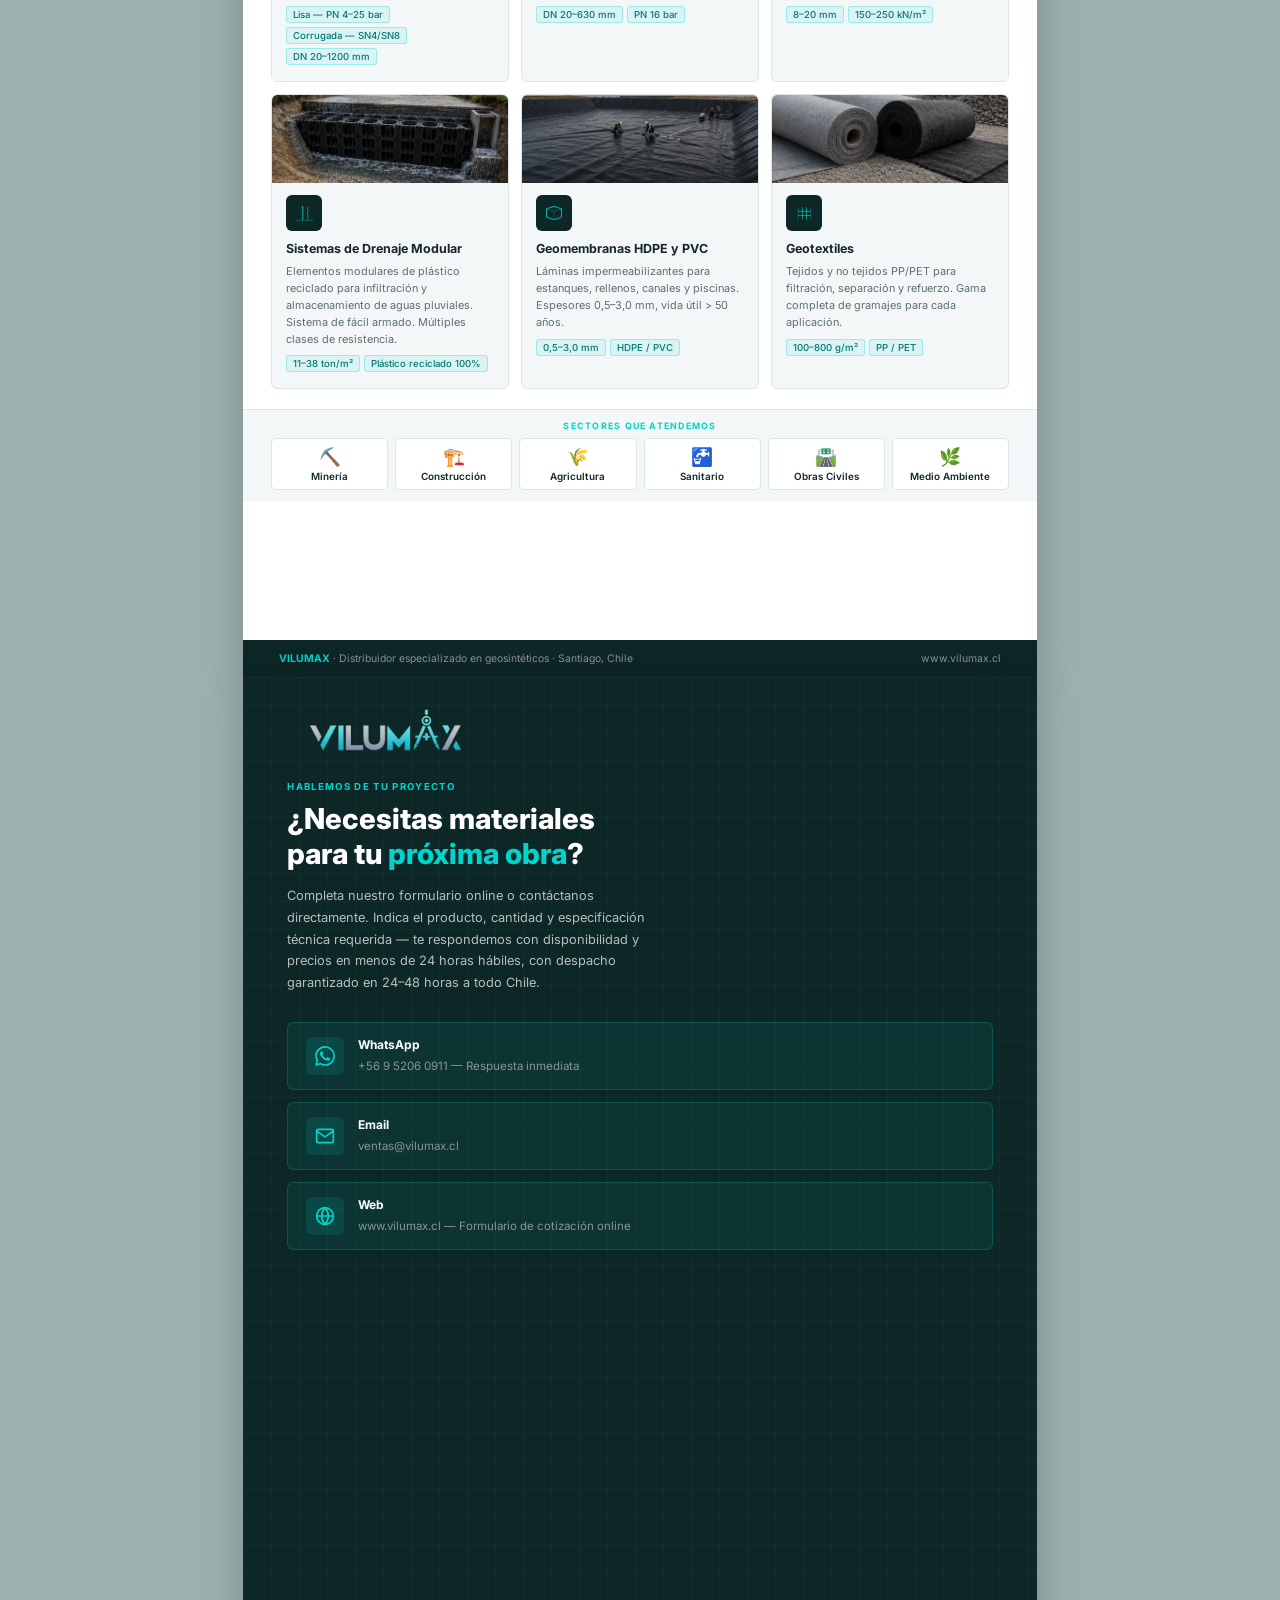
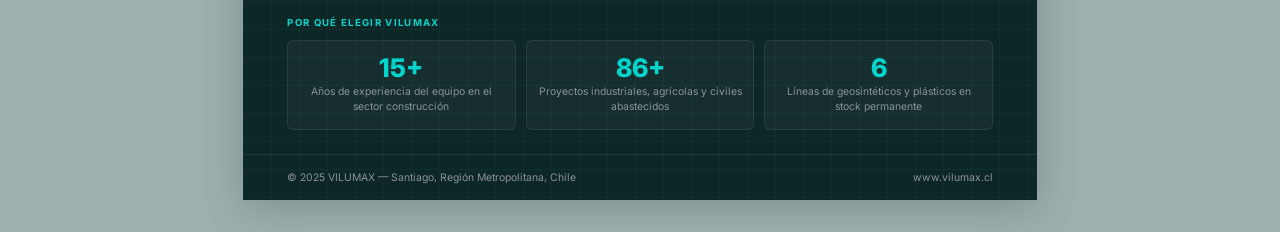
<file: brochure.html>
<!DOCTYPE html>
<html lang="es">
<head>
    <meta charset="UTF-8">
    <meta name="viewport" content="width=device-width, initial-scale=1.0">
    <title>VILUMAX — Brochure Corporativo</title>
    <link rel="preconnect" href="https://fonts.googleapis.com">
    <link rel="preconnect" href="https://fonts.gstatic.com" crossorigin>
    <link href="https://fonts.googleapis.com/css2?family=Inter:wght@300;400;500;600;700;800;900&display=swap" rel="stylesheet">
    <style>
        :root {
            --bg:    #0D2626;
            --bg2:   #112E2E;
            --cyan:  #00D4CC;
            --silver:#8B9299;
            --white: #FFFFFF;
            --light: #F4F7F7;
            --border:#DDE6E6;
            --text:  #152828;
            --muted: #5A7070;
        }

        * { margin: 0; padding: 0; box-sizing: border-box; }

        body {
            font-family: 'Inter', sans-serif;
            background: #9DAFAF;
            display: flex;
            flex-direction: column;
            align-items: center;
            padding: 32px 16px;
            gap: 0;
        }

        .page {
            width: 210mm;
            min-height: 297mm;
            background: white;
            box-shadow: 0 6px 40px rgba(0,0,0,0.2);
            display: flex;
            flex-direction: column;
            overflow: hidden;
            page-break-after: always;
        }

        /* ========== PÁGINA 1: PORTADA ========== */
        .cover {
            background: var(--bg);
            flex: 1;
            display: flex;
            flex-direction: column;
            position: relative;
            overflow: hidden;
        }

        /* Decorative grid lines */
        .cover::before {
            content: '';
            position: absolute;
            inset: 0;
            background-image:
                linear-gradient(rgba(0,212,204,0.06) 1px, transparent 1px),
                linear-gradient(90deg, rgba(0,212,204,0.06) 1px, transparent 1px);
            background-size: 30px 30px;
        }

        /* Glow */
        .cover::after {
            content: '';
            position: absolute;
            top: -80px; left: -80px;
            width: 350px; height: 350px;
            background: radial-gradient(circle, rgba(0,212,204,0.18) 0%, transparent 65%);
            pointer-events: none;
        }

        .cover-top {
            padding: 40px 44px 0;
            position: relative;
            z-index: 1;
            display: flex;
            justify-content: space-between;
            align-items: flex-start;
        }

        .cover-brand-name {
            font-size: 3.4rem;
            font-weight: 900;
            letter-spacing: .08em;
            color: var(--cyan);
            line-height: 1;
        }

        .cover-brand-sub {
            font-size: .72rem;
            letter-spacing: .16em;
            text-transform: uppercase;
            color: var(--silver);
            margin-top: 5px;
        }

        .cover-badge {
            background: rgba(0,212,204,0.12);
            border: 1px solid rgba(0,212,204,0.3);
            border-radius: 20px;
            padding: 5px 14px;
            font-size: .65rem;
            color: var(--cyan);
            letter-spacing: .08em;
            text-transform: uppercase;
        }

        .cover-mid {
            flex: 1;
            display: flex;
            flex-direction: column;
            justify-content: center;
            padding: 20px 44px 30px;
            position: relative;
            z-index: 1;
        }

        .cover-tagline {
            font-size: .75rem;
            text-transform: uppercase;
            letter-spacing: .14em;
            color: var(--cyan);
            margin-bottom: 16px;
        }

        .cover-headline {
            font-size: 2.1rem;
            font-weight: 800;
            color: var(--white);
            line-height: 1.2;
            margin-bottom: 20px;
            max-width: 420px;
        }

        .cover-headline span { color: var(--cyan); }

        .cover-body {
            font-size: .82rem;
            line-height: 1.75;
            color: rgba(255,255,255,0.72);
            max-width: 400px;
        }

        /* Stats */
        .cover-stats {
            display: flex;
            gap: 0;
            border-top: 1px solid rgba(0,212,204,0.2);
            padding: 0 44px;
            position: relative;
            z-index: 1;
        }

        .cstat {
            flex: 1;
            padding: 22px 0;
            border-right: 1px solid rgba(0,212,204,0.2);
            text-align: center;
        }

        .cstat:last-child { border-right: none; }

        .cstat-num {
            font-size: 2rem;
            font-weight: 800;
            color: var(--cyan);
            line-height: 1;
        }

        .cstat-label {
            font-size: .65rem;
            color: var(--silver);
            text-transform: uppercase;
            letter-spacing: .08em;
            margin-top: 5px;
        }

        /* Value props */
        .cover-props {
            padding: 20px 44px 28px;
            display: flex;
            gap: 12px;
            position: relative;
            z-index: 1;
        }

        .cprop {
            flex: 1;
            background: rgba(0,212,204,0.07);
            border: 1px solid rgba(0,212,204,0.2);
            border-radius: 6px;
            padding: 14px;
        }

        .cprop-ico { font-size: 1.4rem; margin-bottom: 6px; display: block; }

        .cprop-title {
            font-size: .73rem;
            font-weight: 700;
            color: white;
            margin-bottom: 4px;
        }

        .cprop-text {
            font-size: .65rem;
            color: var(--silver);
            line-height: 1.5;
        }

        .cover-footer {
            padding: 14px 44px;
            border-top: 1px solid rgba(255,255,255,0.08);
            display: flex;
            justify-content: space-between;
            align-items: center;
            font-size: .65rem;
            color: var(--silver);
            position: relative;
            z-index: 1;
        }

        .cover-footer a { color: var(--cyan); text-decoration: none; }

        /* ========== PÁGINA 2: PRODUCTOS ========== */
        .products-page {
            background: white;
        }

        .prod-header {
            background: var(--bg);
            padding: 20px 36px;
            display: flex;
            justify-content: space-between;
            align-items: center;
        }

        .prod-header-brand {
            font-size: 1.3rem;
            font-weight: 800;
            letter-spacing: .06em;
            color: var(--cyan);
        }

        .prod-header-sub {
            font-size: .58rem;
            text-transform: uppercase;
            letter-spacing: .1em;
            color: var(--silver);
            margin-top: 2px;
        }

        .prod-header-title {
            text-align: right;
            font-size: .9rem;
            font-weight: 600;
            color: white;
        }

        .prod-accent {
            height: 3px;
            background: linear-gradient(90deg, var(--cyan) 0%, transparent 100%);
        }

        .prod-intro {
            padding: 20px 36px 14px;
            text-align: center;
        }

        .prod-intro-label {
            font-size: .6rem;
            text-transform: uppercase;
            letter-spacing: .14em;
            color: var(--cyan);
            font-weight: 700;
        }

        .prod-intro h2 {
            font-size: 1.35rem;
            font-weight: 800;
            color: var(--text);
            margin-top: 5px;
            line-height: 1.2;
        }

        .prod-intro p {
            font-size: .75rem;
            color: var(--muted);
            margin-top: 6px;
        }

        /* Product grid */
        .prod-grid {
            padding: 0 28px 20px;
            display: grid;
            grid-template-columns: repeat(3, 1fr);
            gap: 12px;
        }

        .prod-card {
            border: 1px solid var(--border);
            border-radius: 6px;
            padding: 16px 14px;
            background: var(--light);
            overflow: hidden;
        }

        .prod-card-img {
            width: calc(100% + 28px);
            margin: -16px -14px 12px;
            height: 88px;
            overflow: hidden;
            border-radius: 5px 5px 0 0;
        }

        .prod-card-img img {
            width: 100%;
            height: 100%;
            object-fit: cover;
            object-position: center;
            display: block;
            filter: brightness(0.82) saturate(0.68);
        }

        .prod-card-ico {
            width: 36px; height: 36px;
            background: var(--bg);
            border-radius: 6px;
            display: flex; align-items: center; justify-content: center;
            margin-bottom: 10px;
        }

        .prod-card h3 {
            font-size: .78rem;
            font-weight: 700;
            color: var(--text);
            margin-bottom: 6px;
            line-height: 1.3;
        }

        .prod-card p {
            font-size: .68rem;
            color: var(--muted);
            line-height: 1.55;
        }

        .prod-card-tags {
            display: flex;
            flex-wrap: wrap;
            gap: 4px;
            margin-top: 8px;
        }

        .prod-tag {
            background: rgba(0,212,204,0.1);
            border: 1px solid rgba(0,212,204,0.3);
            border-radius: 3px;
            padding: 2px 6px;
            font-size: .6rem;
            font-weight: 500;
            color: #007A76;
        }

        /* Sectors bar */
        .sectors-bar {
            padding: 10px 28px 12px;
            border-top: 1px solid var(--border);
            background: var(--light);
        }

        .sectors-label {
            font-size: .55rem;
            text-transform: uppercase;
            letter-spacing: .14em;
            color: var(--cyan);
            font-weight: 700;
            text-align: center;
            margin-bottom: 7px;
        }

        .sectors-grid {
            display: flex;
            justify-content: center;
            gap: 7px;
        }

        .sector-item {
            flex: 1;
            display: flex;
            flex-direction: column;
            align-items: center;
            gap: 3px;
            padding: 7px 8px;
            background: white;
            border: 1px solid var(--border);
            border-radius: 5px;
            font-size: .62rem;
            font-weight: 600;
            color: var(--text);
            text-align: center;
        }

        .sector-ico { font-size: 1.1rem; }

        /* Page 2 footer */
        .prod-footer {
            margin-top: auto;
            background: var(--bg);
            color: var(--silver);
            padding: 12px 36px;
            display: flex;
            justify-content: space-between;
            align-items: center;
            font-size: .65rem;
        }

        .prod-footer strong { color: var(--cyan); }

        /* ========== PÁGINA 3: CONTACTO ========== */
        .contact-page {
            background: var(--bg);
            flex: 1;
            display: flex;
            flex-direction: column;
            position: relative;
            overflow: hidden;
        }

        .contact-page::before {
            content: '';
            position: absolute;
            inset: 0;
            background-image:
                linear-gradient(rgba(0,212,204,0.05) 1px, transparent 1px),
                linear-gradient(90deg, rgba(0,212,204,0.05) 1px, transparent 1px);
            background-size: 28px 28px;
        }

        .contact-top {
            padding: 28px 44px 0;
            position: relative;
            z-index: 1;
            display: flex;
            justify-content: space-between;
            align-items: center;
        }

        .ct-brand { font-size: 1.6rem; font-weight: 800; color: var(--cyan); letter-spacing: .06em; }
        .ct-brand-sub { font-size: .58rem; text-transform: uppercase; letter-spacing: .12em; color: var(--silver); margin-top: 2px; }

        .contact-mid {
            flex: 1;
            padding: 30px 44px 0;
            position: relative;
            z-index: 1;
        }

        .contact-label {
            font-size: .6rem;
            text-transform: uppercase;
            letter-spacing: .14em;
            color: var(--cyan);
            font-weight: 700;
            margin-bottom: 10px;
        }

        .contact-heading {
            font-size: 1.8rem;
            font-weight: 800;
            color: white;
            line-height: 1.2;
            margin-bottom: 14px;
        }

        .contact-heading span { color: var(--cyan); }

        .contact-body {
            font-size: .8rem;
            color: rgba(255,255,255,0.7);
            line-height: 1.7;
            max-width: 380px;
            margin-bottom: 28px;
        }

        /* Contact items */
        .contact-items {
            display: flex;
            flex-direction: column;
            gap: 12px;
        }

        .ci {
            display: flex;
            align-items: center;
            gap: 14px;
            background: rgba(0,212,204,0.08);
            border: 1px solid rgba(0,212,204,0.2);
            border-radius: 6px;
            padding: 14px 18px;
        }

        .ci-ico {
            width: 38px; height: 38px;
            background: rgba(0,212,204,0.12);
            border-radius: 6px;
            display: flex; align-items: center; justify-content: center;
            flex-shrink: 0;
            color: var(--cyan);
        }

        .ci strong {
            display: block;
            font-size: .75rem;
            color: white;
            margin-bottom: 2px;
        }

        .ci span {
            font-size: .72rem;
            color: var(--silver);
        }

        /* Why us section */
        .why-section {
            padding: 24px 44px;
            position: relative;
            z-index: 1;
        }

        .why-title {
            font-size: .6rem;
            text-transform: uppercase;
            letter-spacing: .14em;
            color: var(--cyan);
            font-weight: 700;
            margin-bottom: 12px;
        }

        .why-grid {
            display: grid;
            grid-template-columns: repeat(3, 1fr);
            gap: 10px;
        }

        .why-item {
            text-align: center;
            padding: 14px 10px;
            background: rgba(255,255,255,0.04);
            border: 1px solid rgba(255,255,255,0.08);
            border-radius: 6px;
        }

        .why-num {
            font-size: 1.6rem;
            font-weight: 800;
            color: var(--cyan);
            line-height: 1;
        }

        .why-text {
            font-size: .65rem;
            color: var(--silver);
            margin-top: 5px;
            line-height: 1.4;
        }

        .contact-page-footer {
            padding: 16px 44px;
            border-top: 1px solid rgba(255,255,255,0.08);
            display: flex;
            justify-content: space-between;
            align-items: center;
            font-size: .65rem;
            color: var(--silver);
            position: relative;
            z-index: 1;
        }

        /* ========== PRINT ========== */
        @media print {
            body { background: none; padding: 0; }
            .page { box-shadow: none; width: 100%; min-height: 100vh; }
            @page { size: A4; margin: 0; }
        }
    </style>
</head>
<body>

<!-- ========== PÁGINA 1: PORTADA ========== -->
<div class="page">
    <div class="cover">
        <div class="cover-top">
            <img src="img/logo.png" alt="VILUMAX" style="height:60px; width:220px; object-fit:cover; object-position:center 42%; display:block; border-radius:6px;">
            <span class="cover-badge">Santiago · Chile</span>
        </div>

        <div class="cover-mid">
            <p class="cover-tagline">Distribuidor especializado</p>
            <h1 class="cover-headline">Tu socio técnico en <span>materiales geosintéticos</span> para la construcción</h1>
            <p class="cover-body">Proveemos tuberías HDPE, geomembranas, geotextiles y sistemas de drenaje para proyectos de minería, agricultura, sanitario e infraestructura civil en todo Chile. Asesoría técnica realizada por expertos en ejecución de proyectos de construcción, disponibilidad inmediata en productos de alta rotación y despacho directo en obra.</p>
        </div>

        <div class="cover-stats">
            <div class="cstat">
                <div class="cstat-num">15+</div>
                <div class="cstat-label">Años de exp. del equipo en el sector</div>
            </div>
            <div class="cstat">
                <div class="cstat-num">86+</div>
                <div class="cstat-label">Proyectos abastecidos</div>
            </div>
            <div class="cstat">
                <div class="cstat-num">24h</div>
                <div class="cstat-label">Resp. a cotizaciones</div>
            </div>
            <div class="cstat">
                <div class="cstat-num">48h</div>
                <div class="cstat-label">Entrega en obra</div>
            </div>
        </div>

        <div class="cover-props">
            <div class="cprop">
                <span class="cprop-ico">⚡</span>
                <div class="cprop-title">Respuesta en &lt; 24h</div>
                <div class="cprop-text">Cotizaciones con disponibilidad y precios actualizados en menos de un día hábil.</div>
            </div>
            <div class="cprop">
                <span class="cprop-ico">🚚</span>
                <div class="cprop-title">Despacho 24–48h</div>
                <div class="cprop-text">Entrega directa en obra a nivel nacional, con seguimiento de pedido.</div>
            </div>
            <div class="cprop">
                <span class="cprop-ico">🔬</span>
                <div class="cprop-title">Asesoría técnica experta</div>
                <div class="cprop-text">Expertos en ejecución de proyectos de construcción te asesoran en la selección del material correcto para cada aplicación.</div>
            </div>
        </div>

        <div class="cover-footer">
            <span>© 2025 VILUMAX — Todos los derechos reservados</span>
            <span><a href="https://www.vilumax.cl">www.vilumax.cl</a></span>
        </div>
    </div>
</div>

<!-- ========== PÁGINA 2: PRODUCTOS ========== -->
<div class="page products-page">
    <div class="prod-header">
        <img src="img/logo.png" alt="VILUMAX" style="height:42px; width:185px; object-fit:cover; object-position:center 42%; display:block; border-radius:5px;">
        <div class="prod-header-title">Líneas de Producto</div>
    </div>
    <div class="prod-accent"></div>

    <div class="prod-intro">
        <p class="prod-intro-label">Portafolio completo</p>
        <h2>Todo lo que necesitas, en un solo proveedor</h2>
        <p>Materiales técnicos certificados con disponibilidad inmediata en productos de alta rotación y asesoría por expertos en ejecución de proyectos de construcción</p>
    </div>

    <div class="prod-grid">

        <div class="prod-card">
            <div class="prod-card-img"><img src="img/1.png" alt="Tuberías Plásticas HDPE"></div>
            <div class="prod-card-ico">
                <svg width="20" height="20" viewBox="0 0 48 48" fill="none">
                    <rect x="4" y="18" width="40" height="12" rx="6" stroke="#00D4CC" stroke-width="2"/>
                    <circle cx="24" cy="24" r="4" stroke="#00D4CC" stroke-width="1.5" opacity=".7"/>
                </svg>
            </div>
            <h3>Tuberías Plásticas HDPE</h3>
            <p>Dos líneas: lisa PE100 para conducción a presión y corrugada estructural para drenaje y alcantarillado por gravedad. Vida útil &gt; 50 años.</p>
            <div class="prod-card-tags">
                <span class="prod-tag">Lisa — PN 4–25 bar</span>
                <span class="prod-tag">Corrugada — SN4/SN8</span>
                <span class="prod-tag">DN 20–1200 mm</span>
            </div>
        </div>

        <div class="prod-card">
            <div class="prod-card-img"><img src="img/2.png" alt="Fittings y Electrofusión"></div>
            <div class="prod-card-ico">
                <svg width="20" height="20" viewBox="0 0 48 48" fill="none">
                    <circle cx="24" cy="24" r="8" stroke="#00D4CC" stroke-width="2"/>
                    <line x1="4" y1="24" x2="16" y2="24" stroke="#00D4CC" stroke-width="2" stroke-linecap="round"/>
                    <line x1="32" y1="24" x2="44" y2="24" stroke="#00D4CC" stroke-width="2" stroke-linecap="round"/>
                </svg>
            </div>
            <h3>Fittings y Electrofusión</h3>
            <p>Accesorios de unión HDPE con tecnología de electrofusión. Uniones herméticas permanentes de máxima resistencia.</p>
            <div class="prod-card-tags">
                <span class="prod-tag">DN 20–630 mm</span>
                <span class="prod-tag">PN 16 bar</span>
            </div>
        </div>

        <div class="prod-card">
            <div class="prod-card-img"><img src="img/3.png" alt="Láminas Drenantes"></div>
            <div class="prod-card-ico">
                <svg width="20" height="20" viewBox="0 0 48 48" fill="none">
                    <rect x="6" y="10" width="36" height="7" rx="1" stroke="#00D4CC" stroke-width="1.5"/>
                    <rect x="6" y="22" width="36" height="7" rx="1" stroke="#00D4CC" stroke-width="1.5" opacity=".7"/>
                    <rect x="6" y="34" width="36" height="7" rx="1" stroke="#00D4CC" stroke-width="1.5" opacity=".4"/>
                </svg>
            </div>
            <h3>Láminas Drenantes</h3>
            <p>Geocompuestos nodulares HDPE + geotextil para gestión eficiente de aguas subterráneas en muros y fundaciones.</p>
            <div class="prod-card-tags">
                <span class="prod-tag">8–20 mm</span>
                <span class="prod-tag">150–250 kN/m²</span>
            </div>
        </div>

        <div class="prod-card">
            <div class="prod-card-img"><img src="img/4.png" alt="Sistemas de Drenaje"></div>
            <div class="prod-card-ico">
                <svg width="20" height="20" viewBox="0 0 48 48" fill="none">
                    <path d="M20 8 Q24 16 20 24 Q24 32 20 40" stroke="#00D4CC" stroke-width="2" stroke-linecap="round" fill="none"/>
                    <path d="M32 10 Q36 18 32 26 Q36 34 32 40" stroke="#00D4CC" stroke-width="2" stroke-linecap="round" fill="none" opacity=".7"/>
                    <rect x="4" y="40" width="42" height="3" rx="1.5" fill="#00D4CC" opacity=".25"/>
                </svg>
            </div>
            <h3>Sistemas de Drenaje Modular</h3>
            <p>Elementos modulares de plástico reciclado para infiltración y almacenamiento de aguas pluviales. Sistema de fácil armado. Múltiples clases de resistencia.</p>
            <div class="prod-card-tags">
                <span class="prod-tag">11–38 ton/m²</span>
                <span class="prod-tag">Plástico reciclado 100%</span>
            </div>
        </div>

        <div class="prod-card">
            <div class="prod-card-img"><img src="img/5.png" alt="Geomembranas HDPE y PVC"></div>
            <div class="prod-card-ico">
                <svg width="20" height="20" viewBox="0 0 48 48" fill="none">
                    <path d="M6 14 L24 8 L42 14 L42 34 L24 40 L6 34 Z" stroke="#00D4CC" stroke-width="2" fill="none"/>
                    <path d="M6 14 L24 20 L42 14" stroke="#00D4CC" stroke-width="1.5" opacity=".5"/>
                    <line x1="24" y1="20" x2="24" y2="40" stroke="#00D4CC" stroke-width="1.5" opacity=".4"/>
                </svg>
            </div>
            <h3>Geomembranas HDPE y PVC</h3>
            <p>Láminas impermeabilizantes para estanques, rellenos, canales y piscinas. Espesores 0,5–3,0 mm, vida útil &gt; 50 años.</p>
            <div class="prod-card-tags">
                <span class="prod-tag">0,5–3,0 mm</span>
                <span class="prod-tag">HDPE / PVC</span>
            </div>
        </div>

        <div class="prod-card">
            <div class="prod-card-img"><img src="img/6.png" alt="Geotextiles"></div>
            <div class="prod-card-ico">
                <svg width="20" height="20" viewBox="0 0 48 48" fill="none">
                    <line x1="10" y1="10" x2="10" y2="40" stroke="#00D4CC" stroke-width="1.5" opacity=".5"/>
                    <line x1="20" y1="10" x2="20" y2="40" stroke="#00D4CC" stroke-width="1.5"/>
                    <line x1="30" y1="10" x2="30" y2="40" stroke="#00D4CC" stroke-width="1.5"/>
                    <line x1="40" y1="10" x2="40" y2="40" stroke="#00D4CC" stroke-width="1.5" opacity=".5"/>
                    <line x1="10" y1="20" x2="40" y2="20" stroke="#00D4CC" stroke-width="1.5"/>
                    <line x1="10" y1="30" x2="40" y2="30" stroke="#00D4CC" stroke-width="1.5"/>
                </svg>
            </div>
            <h3>Geotextiles</h3>
            <p>Tejidos y no tejidos PP/PET para filtración, separación y refuerzo. Gama completa de gramajes para cada aplicación.</p>
            <div class="prod-card-tags">
                <span class="prod-tag">100–800 g/m²</span>
                <span class="prod-tag">PP / PET</span>
            </div>
        </div>

    </div>

    <div class="sectors-bar">
        <p class="sectors-label">Sectores que atendemos</p>
        <div class="sectors-grid">
            <div class="sector-item"><span class="sector-ico">⛏️</span>Minería</div>
            <div class="sector-item"><span class="sector-ico">🏗️</span>Construcción</div>
            <div class="sector-item"><span class="sector-ico">🌾</span>Agricultura</div>
            <div class="sector-item"><span class="sector-ico">🚰</span>Sanitario</div>
            <div class="sector-item"><span class="sector-ico">🛣️</span>Obras Civiles</div>
            <div class="sector-item"><span class="sector-ico">🌿</span>Medio Ambiente</div>
        </div>
    </div>

    <div class="prod-footer">
        <span><strong>VILUMAX</strong> · Distribuidor especializado en geosintéticos · Santiago, Chile</span>
        <span>www.vilumax.cl</span>
    </div>
</div>

<!-- ========== PÁGINA 3: CONTACTO ========== -->
<div class="page">
    <div class="contact-page">
        <div class="contact-top">
            <img src="img/logo.png" alt="VILUMAX" style="height:46px; width:200px; object-fit:cover; object-position:center 42%; display:block; border-radius:5px;">
        </div>

        <div class="contact-mid">
            <p class="contact-label">Hablemos de tu proyecto</p>
            <h2 class="contact-heading">¿Necesitas materiales<br>para tu <span>próxima obra</span>?</h2>
            <p class="contact-body">Completa nuestro formulario online o contáctanos directamente. Indica el producto, cantidad y especificación técnica requerida — te respondemos con disponibilidad y precios en menos de 24 horas hábiles, con despacho garantizado en 24–48 horas a todo Chile.</p>

            <div class="contact-items">
                <div class="ci">
                    <div class="ci-ico">
                        <svg width="20" height="20" viewBox="0 0 24 24" fill="currentColor"><path d="M17.472 14.382c-.297-.149-1.758-.867-2.03-.967-.273-.099-.471-.148-.67.15-.197.297-.767.966-.94 1.164-.173.199-.347.223-.644.075-.297-.15-1.255-.463-2.39-1.475-.883-.788-1.48-1.761-1.653-2.059-.173-.297-.018-.458.13-.606.134-.133.298-.347.446-.52.149-.174.198-.298.298-.497.099-.198.05-.371-.025-.52-.075-.149-.669-1.612-.916-2.207-.242-.579-.487-.5-.669-.51-.173-.008-.371-.01-.57-.01-.198 0-.52.074-.792.372-.272.297-1.04 1.016-1.04 2.479 0 1.462 1.065 2.875 1.213 3.074.149.198 2.096 3.2 5.077 4.487.709.306 1.262.489 1.694.625.712.227 1.36.195 1.871.118.571-.085 1.758-.719 2.006-1.413.248-.694.248-1.289.173-1.413-.074-.124-.272-.198-.57-.347m-5.421 7.403h-.004a9.87 9.87 0 01-5.031-1.378l-.361-.214-3.741.982.998-3.648-.235-.374a9.86 9.86 0 01-1.51-5.26c.001-5.45 4.436-9.884 9.888-9.884 2.64 0 5.122 1.03 6.988 2.898a9.825 9.825 0 012.893 6.994c-.003 5.45-4.437 9.884-9.885 9.884m8.413-18.297A11.815 11.815 0 0012.05 0C5.495 0 .16 5.335.157 11.892c0 2.096.547 4.142 1.588 5.945L.057 24l6.305-1.654a11.882 11.882 0 005.683 1.448h.005c6.554 0 11.89-5.335 11.893-11.893a11.821 11.821 0 00-3.48-8.413z"/></svg>
                    </div>
                    <div>
                        <strong>WhatsApp</strong>
                        <span>+56 9 5206 0911 — Respuesta inmediata</span>
                    </div>
                </div>
                <div class="ci">
                    <div class="ci-ico">
                        <svg width="20" height="20" viewBox="0 0 24 24" fill="none" stroke="currentColor" stroke-width="2" stroke-linecap="round"><path d="M4 4h16c1.1 0 2 .9 2 2v12c0 1.1-.9 2-2 2H4c-1.1 0-2-.9-2-2V6c0-1.1.9-2 2-2z"></path><polyline points="22,6 12,13 2,6"></polyline></svg>
                    </div>
                    <div>
                        <strong>Email</strong>
                        <span>ventas@vilumax.cl</span>
                    </div>
                </div>
                <div class="ci">
                    <div class="ci-ico">
                        <svg width="20" height="20" viewBox="0 0 24 24" fill="none" stroke="currentColor" stroke-width="2" stroke-linecap="round"><circle cx="12" cy="12" r="10"></circle><line x1="2" y1="12" x2="22" y2="12"></line><path d="M12 2a15.3 15.3 0 0 1 4 10 15.3 15.3 0 0 1-4 10 15.3 15.3 0 0 1-4-10 15.3 15.3 0 0 1 4-10z"></path></svg>
                    </div>
                    <div>
                        <strong>Web</strong>
                        <span>www.vilumax.cl — Formulario de cotización online</span>
                    </div>
                </div>
            </div>
        </div>

        <div class="why-section">
            <p class="why-title">Por qué elegir VILUMAX</p>
            <div class="why-grid">
                <div class="why-item">
                    <div class="why-num">15+</div>
                    <div class="why-text">Años de experiencia del equipo en el sector construcción</div>
                </div>
                <div class="why-item">
                    <div class="why-num">86+</div>
                    <div class="why-text">Proyectos industriales, agrícolas y civiles abastecidos</div>
                </div>
                <div class="why-item">
                    <div class="why-num">6</div>
                    <div class="why-text">Líneas de geosintéticos y plásticos en stock permanente</div>
                </div>
            </div>
        </div>

        <div class="contact-page-footer">
            <span>© 2025 VILUMAX — Santiago, Región Metropolitana, Chile</span>
            <span>www.vilumax.cl</span>
        </div>
    </div>
</div>

</body>
</html>
</file>
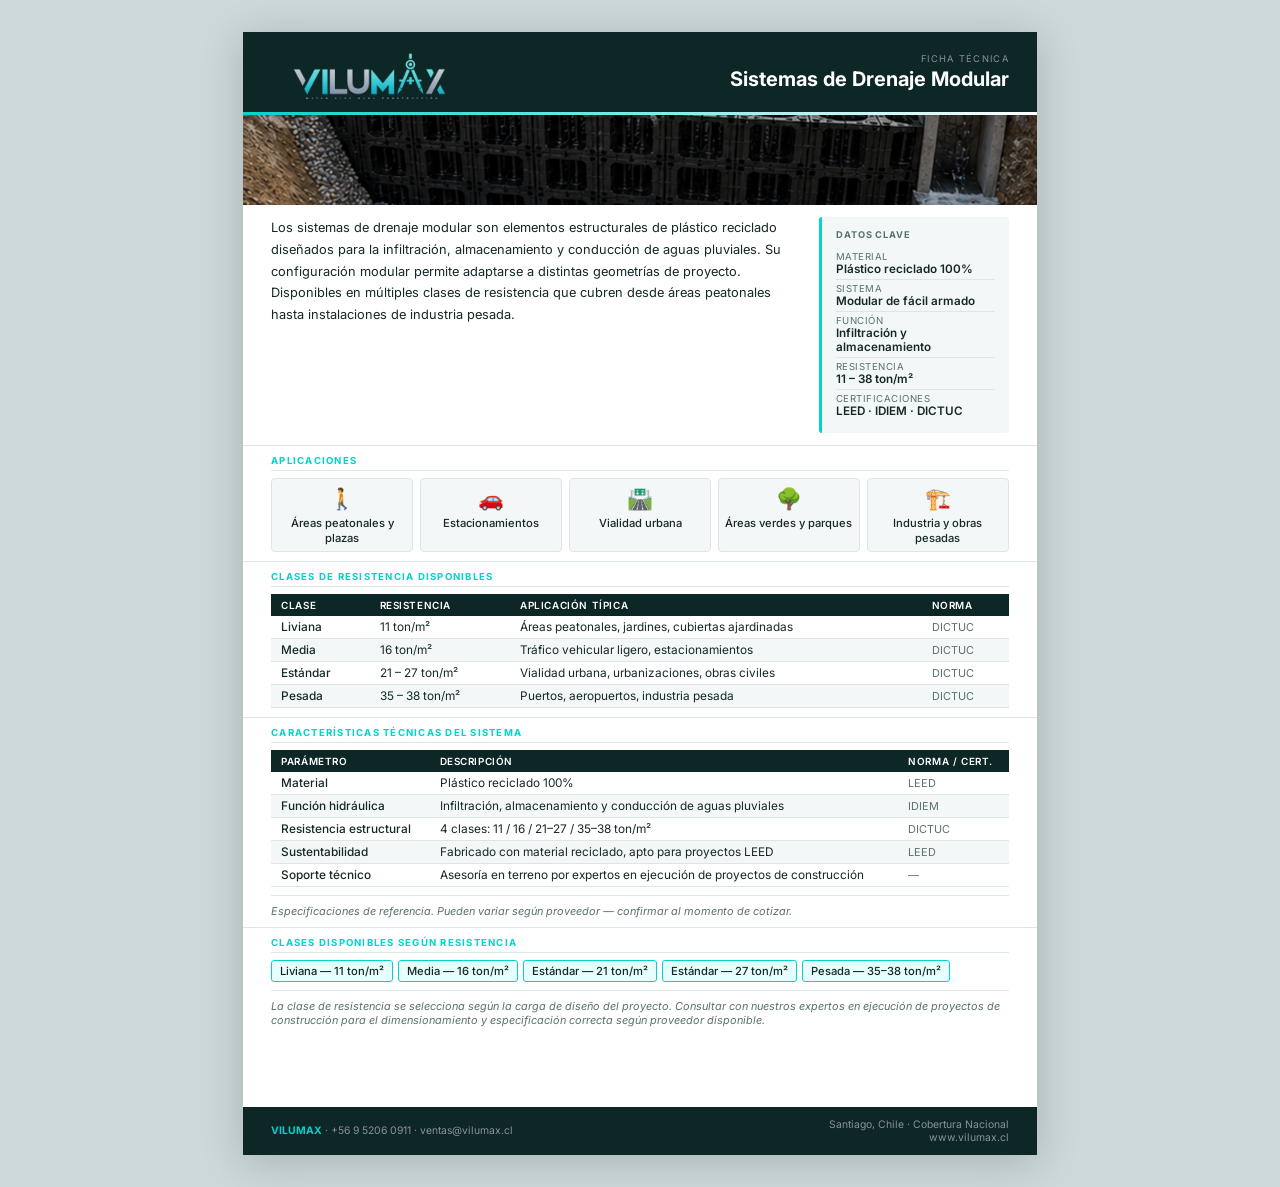
<file: fichas/drenaje.html>
<!DOCTYPE html>
<html lang="es">
<head>
    <meta charset="UTF-8">
    <meta name="viewport" content="width=device-width, initial-scale=1.0">
    <title>Ficha Técnica — Sistemas de Drenaje Modular | VILUMAX</title>
    <link rel="stylesheet" href="fichas.css">
</head>
<body>
<div class="page">

    <header class="ft-header">
        <div class="ft-logo-wrap">
            <img src="../img/logo.png" alt="VILUMAX" class="ft-logo">
        </div>
        <div class="ft-product-title">
            <span class="ft-label">Ficha Técnica</span>
            <h1>Sistemas de Drenaje Modular</h1>
        </div>
    </header>
    <div class="ft-accent"></div>
    <div class="ft-banner"><img src="../img/4.png" alt="Sistemas de Drenaje Modular"></div>

    <!-- Intro -->
    <div class="ft-intro">
        <div class="ft-desc">
            <p>Los sistemas de drenaje modular son elementos estructurales de plástico reciclado diseñados para la infiltración, almacenamiento y conducción de aguas pluviales. Su configuración modular permite adaptarse a distintas geometrías de proyecto. Disponibles en múltiples clases de resistencia que cubren desde áreas peatonales hasta instalaciones de industria pesada.</p>
        </div>
        <div class="ft-quick">
            <h3>Datos Clave</h3>
            <ul>
                <li><span class="qlabel">Material</span><span class="qval">Plástico reciclado 100%</span></li>
                <li><span class="qlabel">Sistema</span><span class="qval">Modular de fácil armado</span></li>
                <li><span class="qlabel">Función</span><span class="qval">Infiltración y almacenamiento</span></li>
                <li><span class="qlabel">Resistencia</span><span class="qval">11 – 38 ton/m²</span></li>
                <li><span class="qlabel">Certificaciones</span><span class="qval">LEED · IDIEM · DICTUC</span></li>
            </ul>
        </div>
    </div>

    <!-- Applications -->
    <div class="ft-section">
        <h2 class="ft-section-title">Aplicaciones</h2>
        <div class="ft-apps">
            <div class="ft-app"><span class="ft-app-ico">🚶</span>Áreas peatonales y plazas</div>
            <div class="ft-app"><span class="ft-app-ico">🚗</span>Estacionamientos</div>
            <div class="ft-app"><span class="ft-app-ico">🛣️</span>Vialidad urbana</div>
            <div class="ft-app"><span class="ft-app-ico">🌳</span>Áreas verdes y parques</div>
            <div class="ft-app"><span class="ft-app-ico">🏗️</span>Industria y obras pesadas</div>
        </div>
    </div>

    <!-- Resistance classes -->
    <div class="ft-section">
        <h2 class="ft-section-title">Clases de Resistencia Disponibles</h2>
        <table class="ft-table">
            <thead>
                <tr>
                    <th>Clase</th>
                    <th>Resistencia</th>
                    <th>Aplicación típica</th>
                    <th>Norma</th>
                </tr>
            </thead>
            <tbody>
                <tr><td>Liviana</td><td>11 ton/m²</td><td>Áreas peatonales, jardines, cubiertas ajardinadas</td><td class="norm">DICTUC</td></tr>
                <tr><td>Media</td><td>16 ton/m²</td><td>Tráfico vehicular ligero, estacionamientos</td><td class="norm">DICTUC</td></tr>
                <tr><td>Estándar</td><td>21 – 27 ton/m²</td><td>Vialidad urbana, urbanizaciones, obras civiles</td><td class="norm">DICTUC</td></tr>
                <tr><td>Pesada</td><td>35 – 38 ton/m²</td><td>Puertos, aeropuertos, industria pesada</td><td class="norm">DICTUC</td></tr>
            </tbody>
        </table>
    </div>

    <!-- Technical specs -->
    <div class="ft-section">
        <h2 class="ft-section-title">Características Técnicas del Sistema</h2>
        <table class="ft-table">
            <thead>
                <tr>
                    <th>Parámetro</th>
                    <th>Descripción</th>
                    <th>Norma / Cert.</th>
                </tr>
            </thead>
            <tbody>
                <tr><td>Material</td><td>Plástico reciclado 100%</td><td class="norm">LEED</td></tr>
                <tr><td>Función hidráulica</td><td>Infiltración, almacenamiento y conducción de aguas pluviales</td><td class="norm">IDIEM</td></tr>
                <tr><td>Resistencia estructural</td><td>4 clases: 11 / 16 / 21–27 / 35–38 ton/m²</td><td class="norm">DICTUC</td></tr>
                <tr><td>Sustentabilidad</td><td>Fabricado con material reciclado, apto para proyectos LEED</td><td class="norm">LEED</td></tr>
                <tr><td>Soporte técnico</td><td>Asesoría en terreno por expertos en ejecución de proyectos de construcción</td><td class="norm">—</td></tr>
            </tbody>
        </table>
        <p class="ft-note">Especificaciones de referencia. Pueden variar según proveedor — confirmar al momento de cotizar.</p>
    </div>

    <!-- Types -->
    <div class="ft-section">
        <h2 class="ft-section-title">Clases Disponibles según Resistencia</h2>
        <div class="ft-sizes">
            <span class="ft-tag">Liviana — 11 ton/m²</span>
            <span class="ft-tag">Media — 16 ton/m²</span>
            <span class="ft-tag">Estándar — 21 ton/m²</span>
            <span class="ft-tag">Estándar — 27 ton/m²</span>
            <span class="ft-tag">Pesada — 35–38 ton/m²</span>
        </div>
        <p class="ft-note">La clase de resistencia se selecciona según la carga de diseño del proyecto. Consultar con nuestros expertos en ejecución de proyectos de construcción para el dimensionamiento y especificación correcta según proveedor disponible.</p>
    </div>

    <footer class="ft-footer">
        <div><strong>VILUMAX</strong> · +56 9 5206 0911 · ventas@vilumax.cl</div>
        <div class="ft-footer-right">Santiago, Chile · Cobertura Nacional<br>www.vilumax.cl</div>
    </footer>

</div>
</body>
</html>
</file>
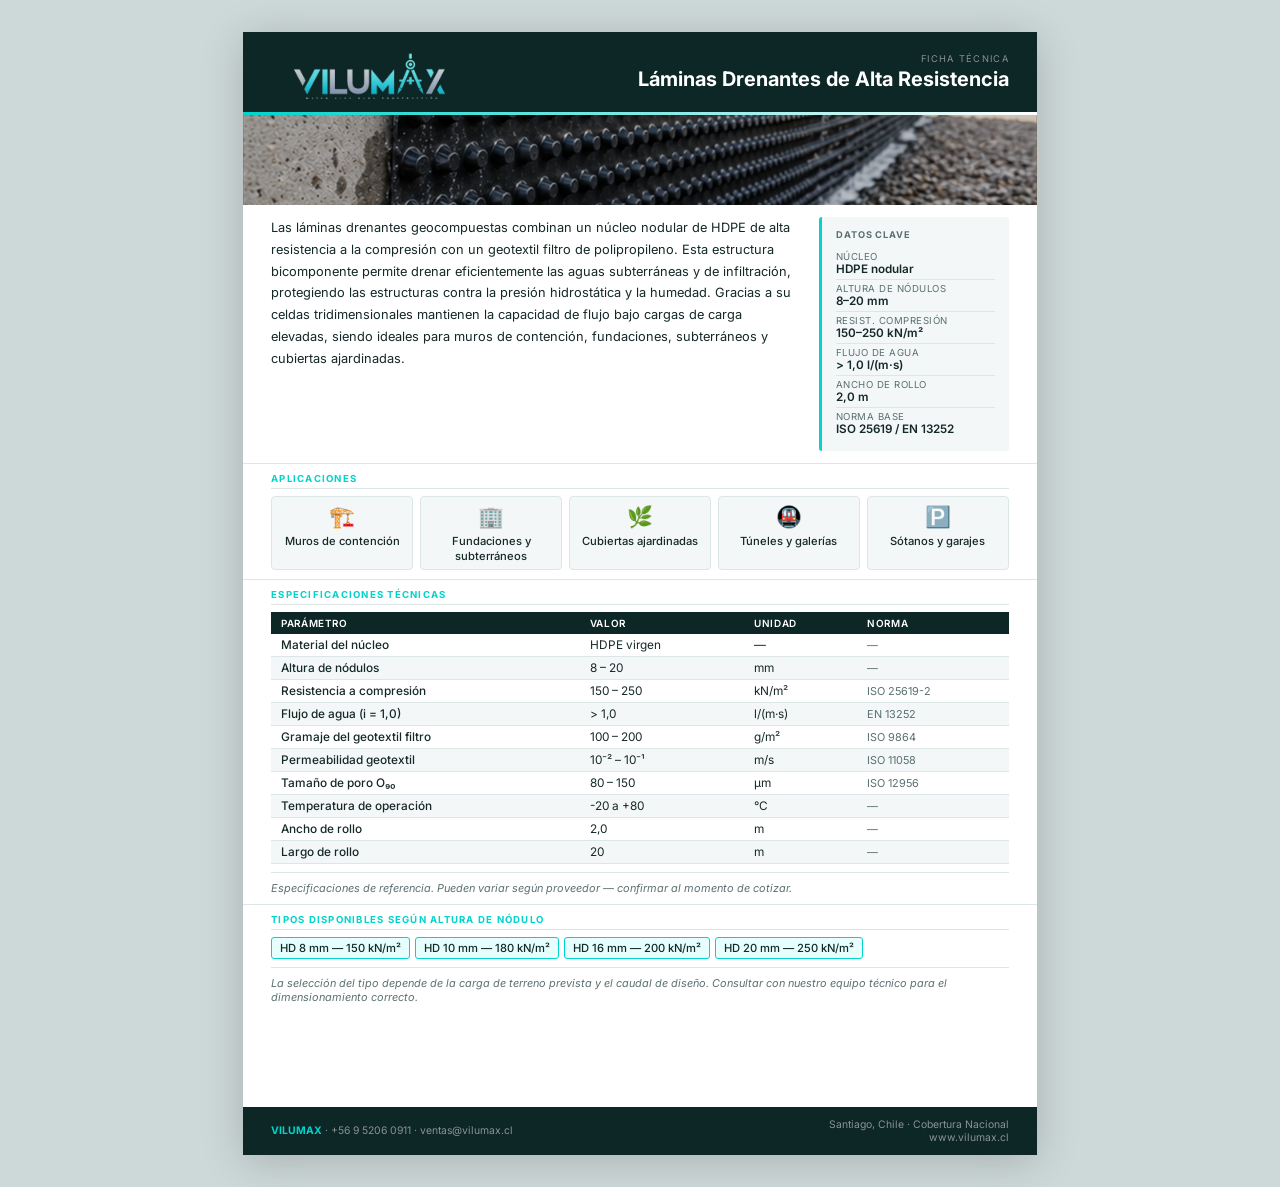
<file: fichas/drenantes.html>
<!DOCTYPE html>
<html lang="es">
<head>
    <meta charset="UTF-8">
    <meta name="viewport" content="width=device-width, initial-scale=1.0">
    <title>Ficha Técnica — Láminas Drenantes | VILUMAX</title>
    <link rel="stylesheet" href="fichas.css">
</head>
<body>
<div class="page">

    <header class="ft-header">
        <div class="ft-logo-wrap">
            <img src="../img/logo.png" alt="VILUMAX" class="ft-logo">
        </div>
        <div class="ft-product-title">
            <span class="ft-label">Ficha Técnica</span>
            <h1>Láminas Drenantes de Alta Resistencia</h1>
        </div>
    </header>
    <div class="ft-accent"></div>
    <div class="ft-banner"><img src="../img/3.png" alt="Láminas Drenantes de Alta Resistencia"></div>

    <!-- Intro -->
    <div class="ft-intro">
        <div class="ft-desc">
            <p>Las láminas drenantes geocompuestas combinan un núcleo nodular de HDPE de alta resistencia a la compresión con un geotextil filtro de polipropileno. Esta estructura bicomponente permite drenar eficientemente las aguas subterráneas y de infiltración, protegiendo las estructuras contra la presión hidrostática y la humedad. Gracias a su celdas tridimensionales mantienen la capacidad de flujo bajo cargas de carga elevadas, siendo ideales para muros de contención, fundaciones, subterráneos y cubiertas ajardinadas.</p>
        </div>
        <div class="ft-quick">
            <h3>Datos Clave</h3>
            <ul>
                <li><span class="qlabel">Núcleo</span><span class="qval">HDPE nodular</span></li>
                <li><span class="qlabel">Altura de nódulos</span><span class="qval">8–20 mm</span></li>
                <li><span class="qlabel">Resist. compresión</span><span class="qval">150–250 kN/m²</span></li>
                <li><span class="qlabel">Flujo de agua</span><span class="qval">&gt; 1,0 l/(m·s)</span></li>
                <li><span class="qlabel">Ancho de rollo</span><span class="qval">2,0 m</span></li>
                <li><span class="qlabel">Norma base</span><span class="qval">ISO 25619 / EN 13252</span></li>
            </ul>
        </div>
    </div>

    <!-- Applications -->
    <div class="ft-section">
        <h2 class="ft-section-title">Aplicaciones</h2>
        <div class="ft-apps">
            <div class="ft-app"><span class="ft-app-ico">🏗️</span>Muros de contención</div>
            <div class="ft-app"><span class="ft-app-ico">🏢</span>Fundaciones y subterráneos</div>
            <div class="ft-app"><span class="ft-app-ico">🌿</span>Cubiertas ajardinadas</div>
            <div class="ft-app"><span class="ft-app-ico">🚇</span>Túneles y galerías</div>
            <div class="ft-app"><span class="ft-app-ico">🅿️</span>Sótanos y garajes</div>
        </div>
    </div>

    <!-- Technical specs -->
    <div class="ft-section">
        <h2 class="ft-section-title">Especificaciones Técnicas</h2>
        <table class="ft-table">
            <thead>
                <tr>
                    <th>Parámetro</th>
                    <th>Valor</th>
                    <th>Unidad</th>
                    <th>Norma</th>
                </tr>
            </thead>
            <tbody>
                <tr><td>Material del núcleo</td><td>HDPE virgen</td><td>—</td><td class="norm">—</td></tr>
                <tr><td>Altura de nódulos</td><td>8 – 20</td><td>mm</td><td class="norm">—</td></tr>
                <tr><td>Resistencia a compresión</td><td>150 – 250</td><td>kN/m²</td><td class="norm">ISO 25619-2</td></tr>
                <tr><td>Flujo de agua (i = 1,0)</td><td>&gt; 1,0</td><td>l/(m·s)</td><td class="norm">EN 13252</td></tr>
                <tr><td>Gramaje del geotextil filtro</td><td>100 – 200</td><td>g/m²</td><td class="norm">ISO 9864</td></tr>
                <tr><td>Permeabilidad geotextil</td><td>10⁻² – 10⁻¹</td><td>m/s</td><td class="norm">ISO 11058</td></tr>
                <tr><td>Tamaño de poro O₉₀</td><td>80 – 150</td><td>μm</td><td class="norm">ISO 12956</td></tr>
                <tr><td>Temperatura de operación</td><td>-20 a +80</td><td>°C</td><td class="norm">—</td></tr>
                <tr><td>Ancho de rollo</td><td>2,0</td><td>m</td><td class="norm">—</td></tr>
                <tr><td>Largo de rollo</td><td>20</td><td>m</td><td class="norm">—</td></tr>
            </tbody>
        </table>
        <p class="ft-note">Especificaciones de referencia. Pueden variar según proveedor — confirmar al momento de cotizar.</p>
    </div>

    <!-- Sizes -->
    <div class="ft-section">
        <h2 class="ft-section-title">Tipos Disponibles según Altura de Nódulo</h2>
        <div class="ft-sizes">
            <span class="ft-tag">HD 8 mm — 150 kN/m²</span>
            <span class="ft-tag">HD 10 mm — 180 kN/m²</span>
            <span class="ft-tag">HD 16 mm — 200 kN/m²</span>
            <span class="ft-tag">HD 20 mm — 250 kN/m²</span>
        </div>
        <p class="ft-note">La selección del tipo depende de la carga de terreno prevista y el caudal de diseño. Consultar con nuestro equipo técnico para el dimensionamiento correcto.</p>
    </div>

    <footer class="ft-footer">
        <div><strong>VILUMAX</strong> · +56 9 5206 0911 · ventas@vilumax.cl</div>
        <div class="ft-footer-right">Santiago, Chile · Cobertura Nacional<br>www.vilumax.cl</div>
    </footer>

</div>
</body>
</html>
</file>
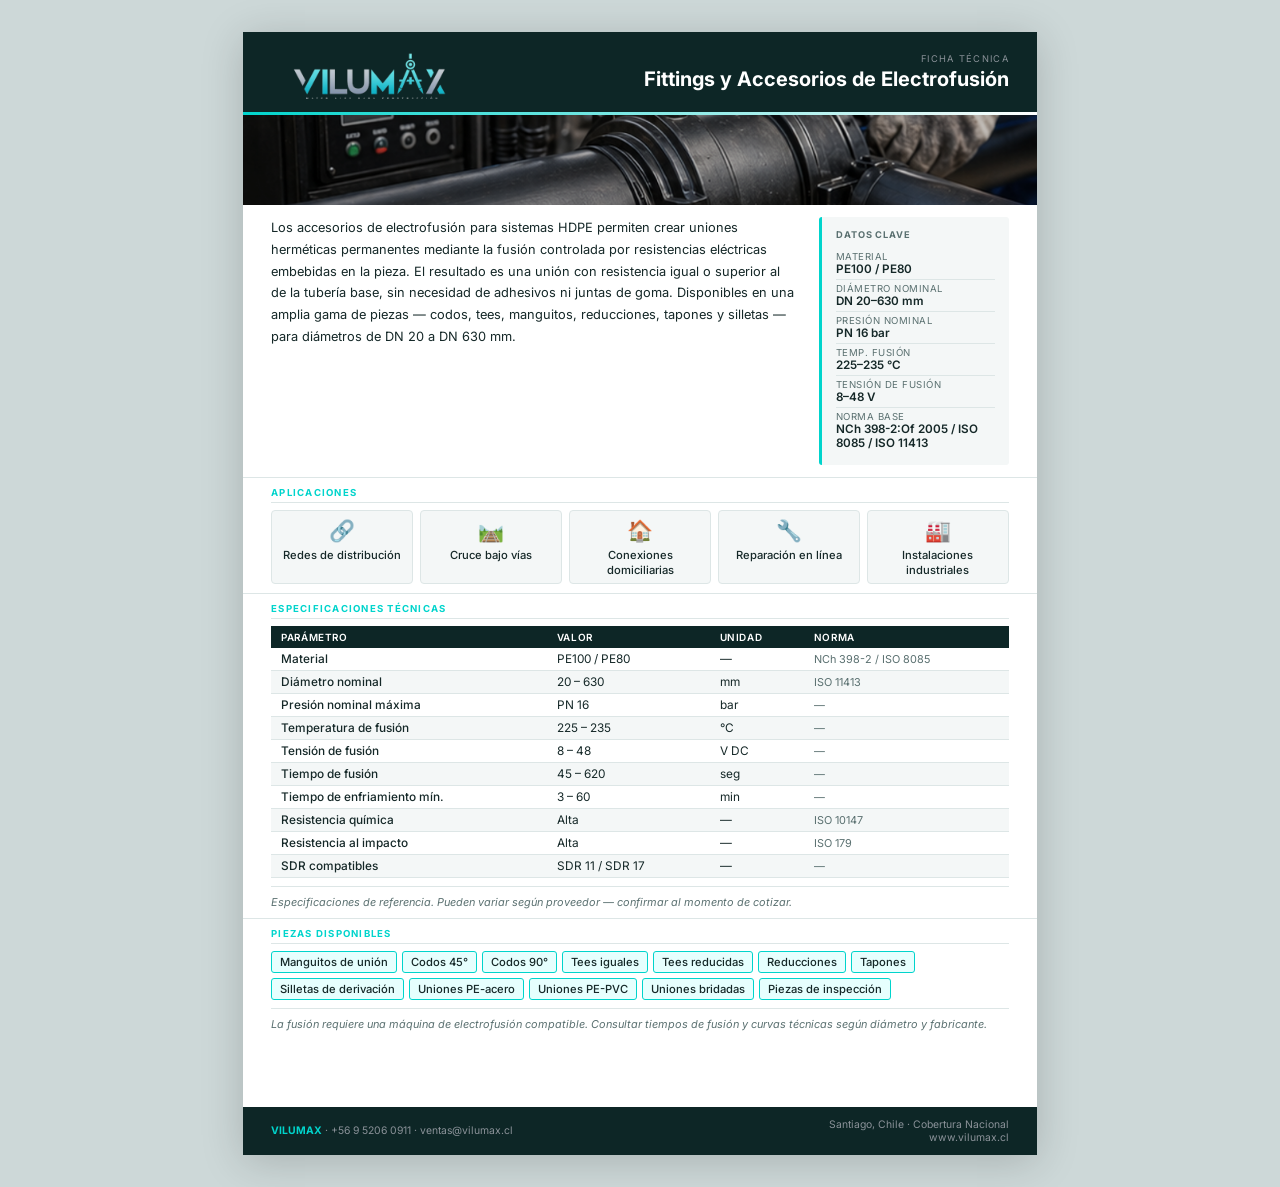
<file: fichas/fittings.html>
<!DOCTYPE html>
<html lang="es">
<head>
    <meta charset="UTF-8">
    <meta name="viewport" content="width=device-width, initial-scale=1.0">
    <title>Ficha Técnica — Fittings y Electrofusión | VILUMAX</title>
    <link rel="stylesheet" href="fichas.css">
</head>
<body>
<div class="page">

    <header class="ft-header">
        <div class="ft-logo-wrap">
            <img src="../img/logo.png" alt="VILUMAX" class="ft-logo">
        </div>
        <div class="ft-product-title">
            <span class="ft-label">Ficha Técnica</span>
            <h1>Fittings y Accesorios de Electrofusión</h1>
        </div>
    </header>
    <div class="ft-accent"></div>
    <div class="ft-banner"><img src="../img/2.png" alt="Fittings y Accesorios de Electrofusión"></div>

    <!-- Intro -->
    <div class="ft-intro">
        <div class="ft-desc">
            <p>Los accesorios de electrofusión para sistemas HDPE permiten crear uniones herméticas permanentes mediante la fusión controlada por resistencias eléctricas embebidas en la pieza. El resultado es una unión con resistencia igual o superior al de la tubería base, sin necesidad de adhesivos ni juntas de goma. Disponibles en una amplia gama de piezas — codos, tees, manguitos, reducciones, tapones y silletas — para diámetros de DN 20 a DN 630 mm.</p>
        </div>
        <div class="ft-quick">
            <h3>Datos Clave</h3>
            <ul>
                <li><span class="qlabel">Material</span><span class="qval">PE100 / PE80</span></li>
                <li><span class="qlabel">Diámetro nominal</span><span class="qval">DN 20–630 mm</span></li>
                <li><span class="qlabel">Presión nominal</span><span class="qval">PN 16 bar</span></li>
                <li><span class="qlabel">Temp. fusión</span><span class="qval">225–235 °C</span></li>
                <li><span class="qlabel">Tensión de fusión</span><span class="qval">8–48 V</span></li>
                <li><span class="qlabel">Norma base</span><span class="qval">NCh 398-2:Of 2005 / ISO 8085 / ISO 11413</span></li>
            </ul>
        </div>
    </div>

    <!-- Applications -->
    <div class="ft-section">
        <h2 class="ft-section-title">Aplicaciones</h2>
        <div class="ft-apps">
            <div class="ft-app"><span class="ft-app-ico">🔗</span>Redes de distribución</div>
            <div class="ft-app"><span class="ft-app-ico">🛤️</span>Cruce bajo vías</div>
            <div class="ft-app"><span class="ft-app-ico">🏠</span>Conexiones domiciliarias</div>
            <div class="ft-app"><span class="ft-app-ico">🔧</span>Reparación en línea</div>
            <div class="ft-app"><span class="ft-app-ico">🏭</span>Instalaciones industriales</div>
        </div>
    </div>

    <!-- Technical specs -->
    <div class="ft-section">
        <h2 class="ft-section-title">Especificaciones Técnicas</h2>
        <table class="ft-table">
            <thead>
                <tr>
                    <th>Parámetro</th>
                    <th>Valor</th>
                    <th>Unidad</th>
                    <th>Norma</th>
                </tr>
            </thead>
            <tbody>
                <tr><td>Material</td><td>PE100 / PE80</td><td>—</td><td class="norm">NCh 398-2 / ISO 8085</td></tr>
                <tr><td>Diámetro nominal</td><td>20 – 630</td><td>mm</td><td class="norm">ISO 11413</td></tr>
                <tr><td>Presión nominal máxima</td><td>PN 16</td><td>bar</td><td class="norm">—</td></tr>
                <tr><td>Temperatura de fusión</td><td>225 – 235</td><td>°C</td><td class="norm">—</td></tr>
                <tr><td>Tensión de fusión</td><td>8 – 48</td><td>V DC</td><td class="norm">—</td></tr>
                <tr><td>Tiempo de fusión</td><td>45 – 620</td><td>seg</td><td class="norm">—</td></tr>
                <tr><td>Tiempo de enfriamiento mín.</td><td>3 – 60</td><td>min</td><td class="norm">—</td></tr>
                <tr><td>Resistencia química</td><td>Alta</td><td>—</td><td class="norm">ISO 10147</td></tr>
                <tr><td>Resistencia al impacto</td><td>Alta</td><td>—</td><td class="norm">ISO 179</td></tr>
                <tr><td>SDR compatibles</td><td>SDR 11 / SDR 17</td><td>—</td><td class="norm">—</td></tr>
            </tbody>
        </table>
        <p class="ft-note">Especificaciones de referencia. Pueden variar según proveedor — confirmar al momento de cotizar.</p>
    </div>

    <!-- Catalog -->
    <div class="ft-section">
        <h2 class="ft-section-title">Piezas Disponibles</h2>
        <div class="ft-sizes">
            <span class="ft-tag">Manguitos de unión</span>
            <span class="ft-tag">Codos 45°</span>
            <span class="ft-tag">Codos 90°</span>
            <span class="ft-tag">Tees iguales</span>
            <span class="ft-tag">Tees reducidas</span>
            <span class="ft-tag">Reducciones</span>
            <span class="ft-tag">Tapones</span>
            <span class="ft-tag">Silletas de derivación</span>
            <span class="ft-tag">Uniones PE-acero</span>
            <span class="ft-tag">Uniones PE-PVC</span>
            <span class="ft-tag">Uniones bridadas</span>
            <span class="ft-tag">Piezas de inspección</span>
        </div>
        <p class="ft-note">La fusión requiere una máquina de electrofusión compatible. Consultar tiempos de fusión y curvas técnicas según diámetro y fabricante.</p>
    </div>

    <footer class="ft-footer">
        <div><strong>VILUMAX</strong> · +56 9 5206 0911 · ventas@vilumax.cl</div>
        <div class="ft-footer-right">Santiago, Chile · Cobertura Nacional<br>www.vilumax.cl</div>
    </footer>

</div>
</body>
</html>
</file>
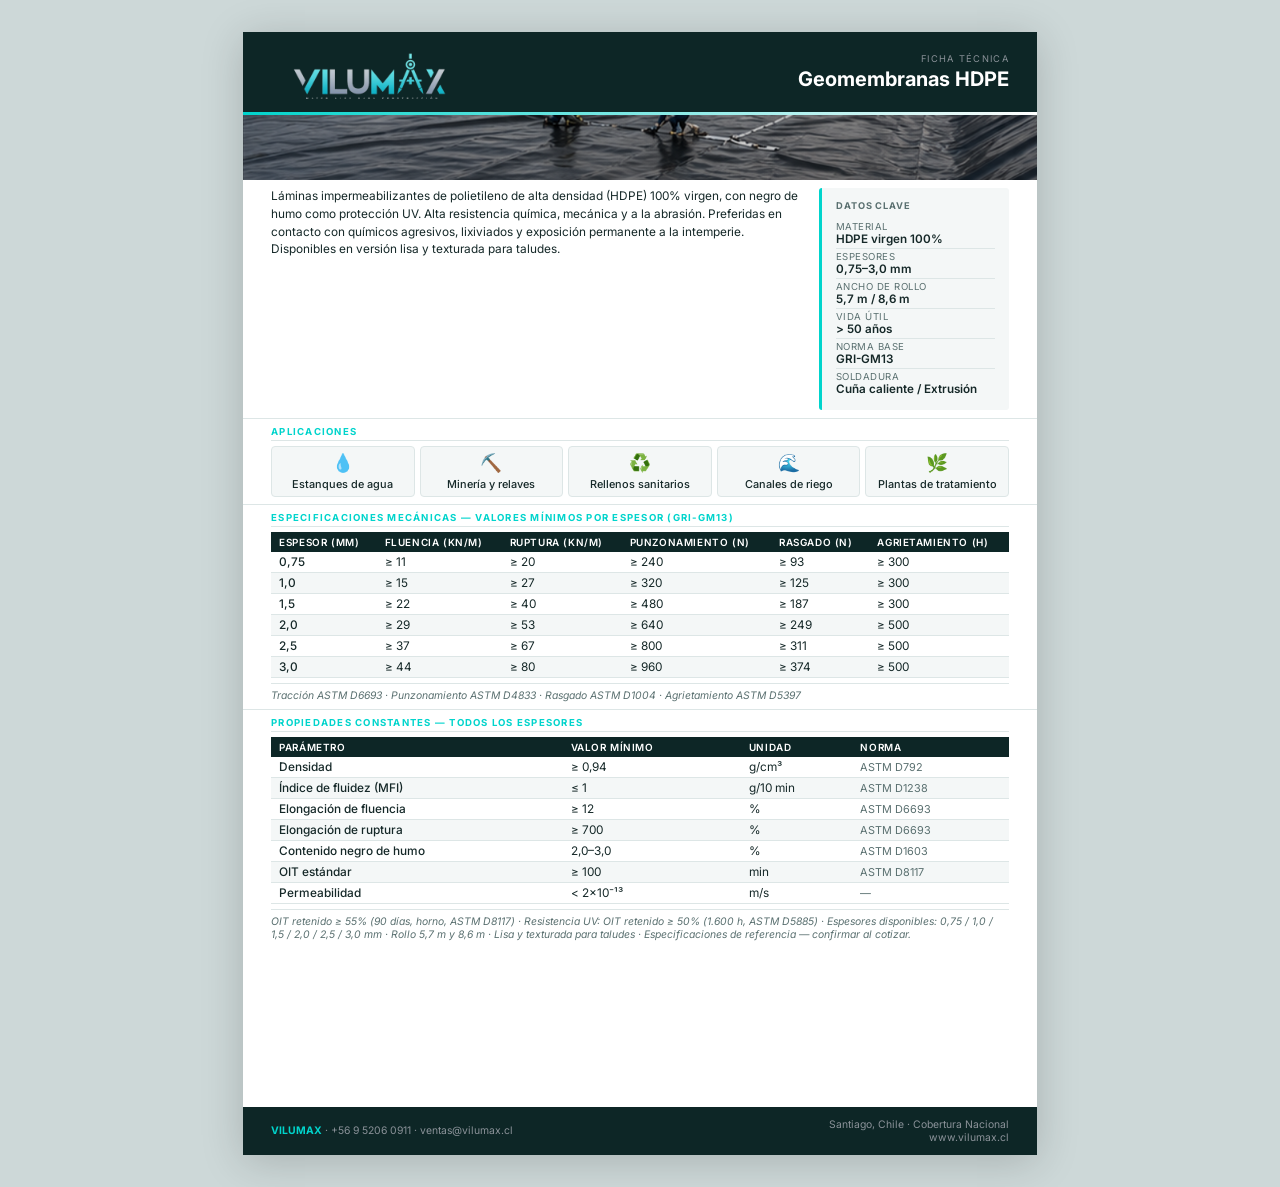
<file: fichas/geomembranas-hdpe.html>
<!DOCTYPE html>
<html lang="es">
<head>
    <meta charset="UTF-8">
    <meta name="viewport" content="width=device-width, initial-scale=1.0">
    <title>Ficha Técnica — Geomembranas HDPE | VILUMAX</title>
    <link rel="stylesheet" href="fichas.css">
    <style>
        .ft-banner        { height: 65px; }
        .ft-intro         { padding: 8px 28px; }
        .ft-desc p        { font-size: .74rem; line-height: 1.5; }
        .ft-section       { padding: 7px 28px; }
        .ft-section-title { margin-bottom: 5px; padding-bottom: 3px; }
        .ft-table thead tr th { padding: 4px 8px; }
        .ft-table td      { padding: 3px 8px; }
        .ft-apps          { gap: 5px; }
        .ft-app           { padding: 5px 5px; font-size: .68rem; }
        .ft-app-ico       { font-size: 1.1rem; margin-bottom: 2px; }
        .ft-quick li      { padding: 2px 0; }
        .ft-note          { margin-top: 5px; padding-top: 5px; font-size: .65rem; }
    </style>
</head>
<body>
<div class="page">

    <header class="ft-header">
        <div class="ft-logo-wrap">
            <img src="../img/logo.png" alt="VILUMAX" class="ft-logo">
        </div>
        <div class="ft-product-title">
            <span class="ft-label">Ficha Técnica</span>
            <h1>Geomembranas HDPE</h1>
        </div>
    </header>
    <div class="ft-accent"></div>
    <div class="ft-banner"><img src="../img/5.png" alt="Geomembranas HDPE"></div>

    <!-- Intro -->
    <div class="ft-intro">
        <div class="ft-desc">
            <p>Láminas impermeabilizantes de polietileno de alta densidad (HDPE) 100% virgen, con negro de humo como protección UV. Alta resistencia química, mecánica y a la abrasión. Preferidas en contacto con químicos agresivos, lixiviados y exposición permanente a la intemperie. Disponibles en versión lisa y texturada para taludes.</p>
        </div>
        <div class="ft-quick">
            <h3>Datos Clave</h3>
            <ul>
                <li><span class="qlabel">Material</span><span class="qval">HDPE virgen 100%</span></li>
                <li><span class="qlabel">Espesores</span><span class="qval">0,75–3,0 mm</span></li>
                <li><span class="qlabel">Ancho de rollo</span><span class="qval">5,7 m / 8,6 m</span></li>
                <li><span class="qlabel">Vida útil</span><span class="qval">&gt; 50 años</span></li>
                <li><span class="qlabel">Norma base</span><span class="qval">GRI-GM13</span></li>
                <li><span class="qlabel">Soldadura</span><span class="qval">Cuña caliente / Extrusión</span></li>
            </ul>
        </div>
    </div>

    <!-- Applications -->
    <div class="ft-section">
        <h2 class="ft-section-title">Aplicaciones</h2>
        <div class="ft-apps">
            <div class="ft-app"><span class="ft-app-ico">💧</span>Estanques de agua</div>
            <div class="ft-app"><span class="ft-app-ico">⛏️</span>Minería y relaves</div>
            <div class="ft-app"><span class="ft-app-ico">♻️</span>Rellenos sanitarios</div>
            <div class="ft-app"><span class="ft-app-ico">🌊</span>Canales de riego</div>
            <div class="ft-app"><span class="ft-app-ico">🌿</span>Plantas de tratamiento</div>
        </div>
    </div>

    <!-- Technical specs by thickness -->
    <div class="ft-section">
        <h2 class="ft-section-title">Especificaciones Mecánicas — Valores mínimos por espesor (GRI-GM13)</h2>
        <table class="ft-table" style="font-size:0.74em;">
            <thead>
                <tr>
                    <th>Espesor (mm)</th>
                    <th>Fluencia (kN/m)</th>
                    <th>Ruptura (kN/m)</th>
                    <th>Punzonamiento (N)</th>
                    <th>Rasgado (N)</th>
                    <th>Agrietamiento (h)</th>
                </tr>
            </thead>
            <tbody>
                <tr><td>0,75</td><td>≥ 11</td><td>≥ 20</td><td>≥ 240</td><td>≥ 93</td><td>≥ 300</td></tr>
                <tr><td>1,0</td><td>≥ 15</td><td>≥ 27</td><td>≥ 320</td><td>≥ 125</td><td>≥ 300</td></tr>
                <tr><td>1,5</td><td>≥ 22</td><td>≥ 40</td><td>≥ 480</td><td>≥ 187</td><td>≥ 300</td></tr>
                <tr><td>2,0</td><td>≥ 29</td><td>≥ 53</td><td>≥ 640</td><td>≥ 249</td><td>≥ 500</td></tr>
                <tr><td>2,5</td><td>≥ 37</td><td>≥ 67</td><td>≥ 800</td><td>≥ 311</td><td>≥ 500</td></tr>
                <tr><td>3,0</td><td>≥ 44</td><td>≥ 80</td><td>≥ 960</td><td>≥ 374</td><td>≥ 500</td></tr>
            </tbody>
        </table>
        <p class="ft-note">Tracción ASTM D6693 · Punzonamiento ASTM D4833 · Rasgado ASTM D1004 · Agrietamiento ASTM D5397</p>
    </div>

    <!-- Constant properties -->
    <div class="ft-section">
        <h2 class="ft-section-title">Propiedades Constantes — Todos los espesores</h2>
        <table class="ft-table" style="font-size:0.74em;">
            <thead>
                <tr><th>Parámetro</th><th>Valor mínimo</th><th>Unidad</th><th>Norma</th></tr>
            </thead>
            <tbody>
                <tr><td>Densidad</td><td>≥ 0,94</td><td>g/cm³</td><td class="norm">ASTM D792</td></tr>
                <tr><td>Índice de fluidez (MFI)</td><td>≤ 1</td><td>g/10 min</td><td class="norm">ASTM D1238</td></tr>
                <tr><td>Elongación de fluencia</td><td>≥ 12</td><td>%</td><td class="norm">ASTM D6693</td></tr>
                <tr><td>Elongación de ruptura</td><td>≥ 700</td><td>%</td><td class="norm">ASTM D6693</td></tr>
                <tr><td>Contenido negro de humo</td><td>2,0–3,0</td><td>%</td><td class="norm">ASTM D1603</td></tr>
                <tr><td>OIT estándar</td><td>≥ 100</td><td>min</td><td class="norm">ASTM D8117</td></tr>
                <tr><td>Permeabilidad</td><td>&lt; 2×10⁻¹³</td><td>m/s</td><td class="norm">—</td></tr>
            </tbody>
        </table>
        <p class="ft-note">OIT retenido ≥ 55% (90 días, horno, ASTM D8117) · Resistencia UV: OIT retenido ≥ 50% (1.600 h, ASTM D5885) · Espesores disponibles: 0,75 / 1,0 / 1,5 / 2,0 / 2,5 / 3,0 mm · Rollo 5,7 m y 8,6 m · Lisa y texturada para taludes · Especificaciones de referencia — confirmar al cotizar.</p>
    </div>

    <footer class="ft-footer">
        <div><strong>VILUMAX</strong> · +56 9 5206 0911 · ventas@vilumax.cl</div>
        <div class="ft-footer-right">Santiago, Chile · Cobertura Nacional<br>www.vilumax.cl</div>
    </footer>

</div>
</body>
</html>
</file>
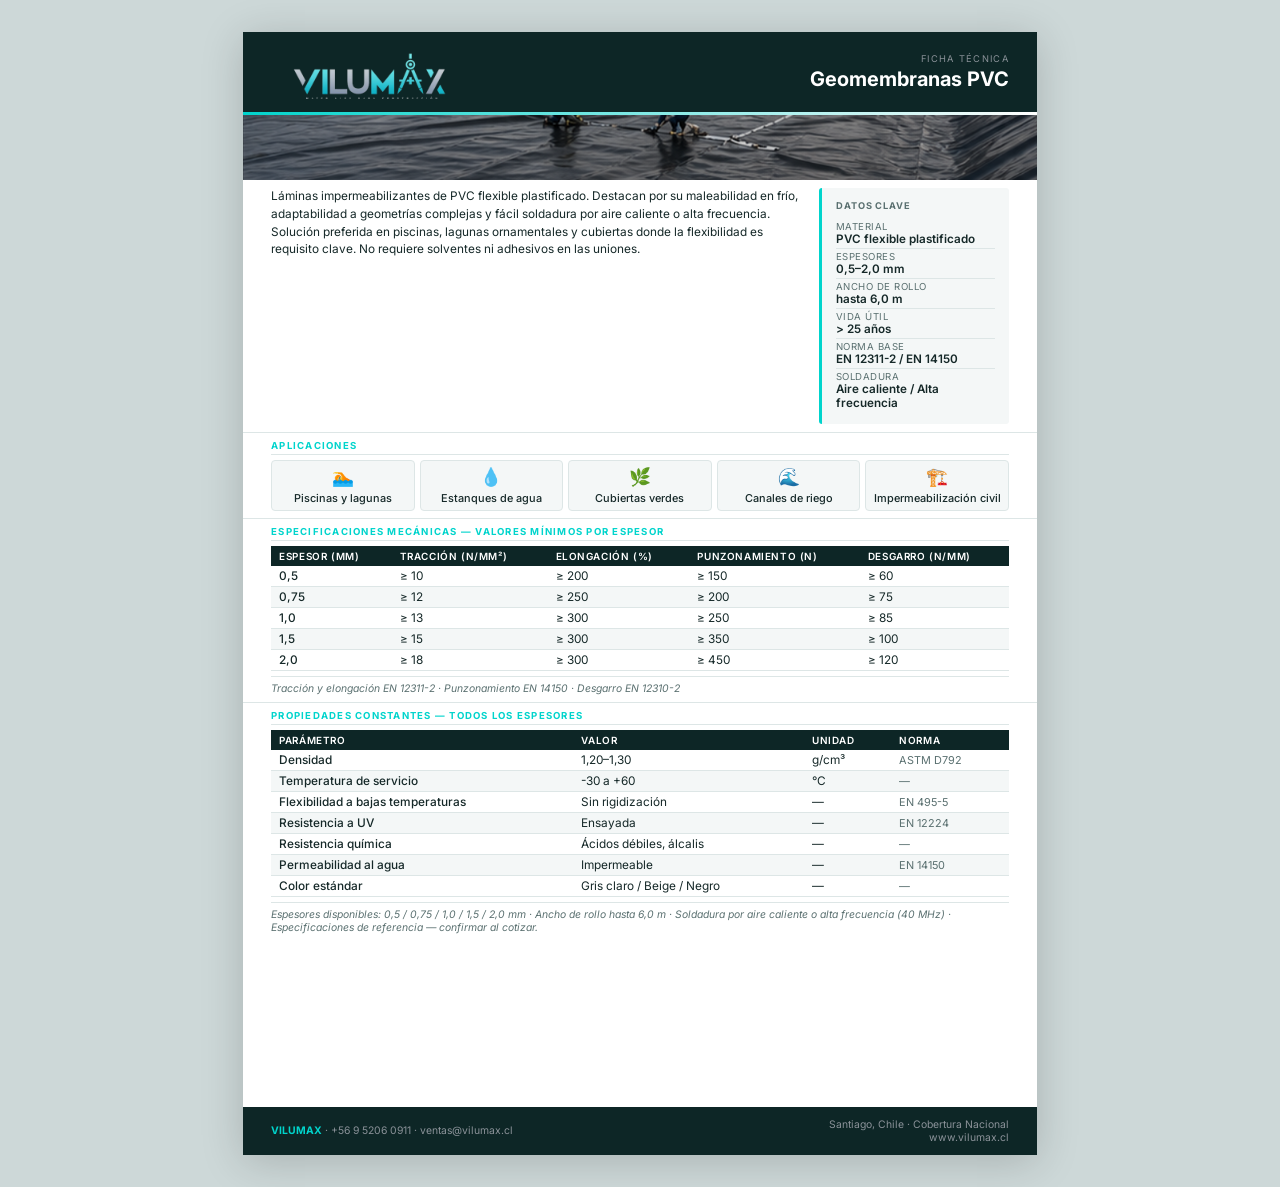
<file: fichas/geomembranas-pvc.html>
<!DOCTYPE html>
<html lang="es">
<head>
    <meta charset="UTF-8">
    <meta name="viewport" content="width=device-width, initial-scale=1.0">
    <title>Ficha Técnica — Geomembranas PVC | VILUMAX</title>
    <link rel="stylesheet" href="fichas.css">
    <style>
        .ft-banner        { height: 65px; }
        .ft-intro         { padding: 8px 28px; }
        .ft-desc p        { font-size: .74rem; line-height: 1.5; }
        .ft-section       { padding: 7px 28px; }
        .ft-section-title { margin-bottom: 5px; padding-bottom: 3px; }
        .ft-table thead tr th { padding: 4px 8px; }
        .ft-table td      { padding: 3px 8px; }
        .ft-apps          { gap: 5px; }
        .ft-app           { padding: 5px 5px; font-size: .68rem; }
        .ft-app-ico       { font-size: 1.1rem; margin-bottom: 2px; }
        .ft-quick li      { padding: 2px 0; }
        .ft-note          { margin-top: 5px; padding-top: 5px; font-size: .65rem; }
    </style>
</head>
<body>
<div class="page">

    <header class="ft-header">
        <div class="ft-logo-wrap">
            <img src="../img/logo.png" alt="VILUMAX" class="ft-logo">
        </div>
        <div class="ft-product-title">
            <span class="ft-label">Ficha Técnica</span>
            <h1>Geomembranas PVC</h1>
        </div>
    </header>
    <div class="ft-accent"></div>
    <div class="ft-banner"><img src="../img/5.png" alt="Geomembranas PVC"></div>

    <!-- Intro -->
    <div class="ft-intro">
        <div class="ft-desc">
            <p>Láminas impermeabilizantes de PVC flexible plastificado. Destacan por su maleabilidad en frío, adaptabilidad a geometrías complejas y fácil soldadura por aire caliente o alta frecuencia. Solución preferida en piscinas, lagunas ornamentales y cubiertas donde la flexibilidad es requisito clave. No requiere solventes ni adhesivos en las uniones.</p>
        </div>
        <div class="ft-quick">
            <h3>Datos Clave</h3>
            <ul>
                <li><span class="qlabel">Material</span><span class="qval">PVC flexible plastificado</span></li>
                <li><span class="qlabel">Espesores</span><span class="qval">0,5–2,0 mm</span></li>
                <li><span class="qlabel">Ancho de rollo</span><span class="qval">hasta 6,0 m</span></li>
                <li><span class="qlabel">Vida útil</span><span class="qval">&gt; 25 años</span></li>
                <li><span class="qlabel">Norma base</span><span class="qval">EN 12311-2 / EN 14150</span></li>
                <li><span class="qlabel">Soldadura</span><span class="qval">Aire caliente / Alta frecuencia</span></li>
            </ul>
        </div>
    </div>

    <!-- Applications -->
    <div class="ft-section">
        <h2 class="ft-section-title">Aplicaciones</h2>
        <div class="ft-apps">
            <div class="ft-app"><span class="ft-app-ico">🏊</span>Piscinas y lagunas</div>
            <div class="ft-app"><span class="ft-app-ico">💧</span>Estanques de agua</div>
            <div class="ft-app"><span class="ft-app-ico">🌿</span>Cubiertas verdes</div>
            <div class="ft-app"><span class="ft-app-ico">🌊</span>Canales de riego</div>
            <div class="ft-app"><span class="ft-app-ico">🏗️</span>Impermeabilización civil</div>
        </div>
    </div>

    <!-- Technical specs by thickness -->
    <div class="ft-section">
        <h2 class="ft-section-title">Especificaciones Mecánicas — Valores mínimos por espesor</h2>
        <table class="ft-table" style="font-size:0.74em;">
            <thead>
                <tr>
                    <th>Espesor (mm)</th>
                    <th>Tracción (N/mm²)</th>
                    <th>Elongación (%)</th>
                    <th>Punzonamiento (N)</th>
                    <th>Desgarro (N/mm)</th>
                </tr>
            </thead>
            <tbody>
                <tr><td>0,5</td><td>≥ 10</td><td>≥ 200</td><td>≥ 150</td><td>≥ 60</td></tr>
                <tr><td>0,75</td><td>≥ 12</td><td>≥ 250</td><td>≥ 200</td><td>≥ 75</td></tr>
                <tr><td>1,0</td><td>≥ 13</td><td>≥ 300</td><td>≥ 250</td><td>≥ 85</td></tr>
                <tr><td>1,5</td><td>≥ 15</td><td>≥ 300</td><td>≥ 350</td><td>≥ 100</td></tr>
                <tr><td>2,0</td><td>≥ 18</td><td>≥ 300</td><td>≥ 450</td><td>≥ 120</td></tr>
            </tbody>
        </table>
        <p class="ft-note">Tracción y elongación EN 12311-2 · Punzonamiento EN 14150 · Desgarro EN 12310-2</p>
    </div>

    <!-- Constant properties -->
    <div class="ft-section">
        <h2 class="ft-section-title">Propiedades Constantes — Todos los espesores</h2>
        <table class="ft-table" style="font-size:0.74em;">
            <thead>
                <tr><th>Parámetro</th><th>Valor</th><th>Unidad</th><th>Norma</th></tr>
            </thead>
            <tbody>
                <tr><td>Densidad</td><td>1,20–1,30</td><td>g/cm³</td><td class="norm">ASTM D792</td></tr>
                <tr><td>Temperatura de servicio</td><td>-30 a +60</td><td>°C</td><td class="norm">—</td></tr>
                <tr><td>Flexibilidad a bajas temperaturas</td><td>Sin rigidización</td><td>—</td><td class="norm">EN 495-5</td></tr>
                <tr><td>Resistencia a UV</td><td>Ensayada</td><td>—</td><td class="norm">EN 12224</td></tr>
                <tr><td>Resistencia química</td><td>Ácidos débiles, álcalis</td><td>—</td><td class="norm">—</td></tr>
                <tr><td>Permeabilidad al agua</td><td>Impermeable</td><td>—</td><td class="norm">EN 14150</td></tr>
                <tr><td>Color estándar</td><td>Gris claro / Beige / Negro</td><td>—</td><td class="norm">—</td></tr>
            </tbody>
        </table>
        <p class="ft-note">Espesores disponibles: 0,5 / 0,75 / 1,0 / 1,5 / 2,0 mm · Ancho de rollo hasta 6,0 m · Soldadura por aire caliente o alta frecuencia (40 MHz) · Especificaciones de referencia — confirmar al cotizar.</p>
    </div>

    <footer class="ft-footer">
        <div><strong>VILUMAX</strong> · +56 9 5206 0911 · ventas@vilumax.cl</div>
        <div class="ft-footer-right">Santiago, Chile · Cobertura Nacional<br>www.vilumax.cl</div>
    </footer>

</div>
</body>
</html>
</file>
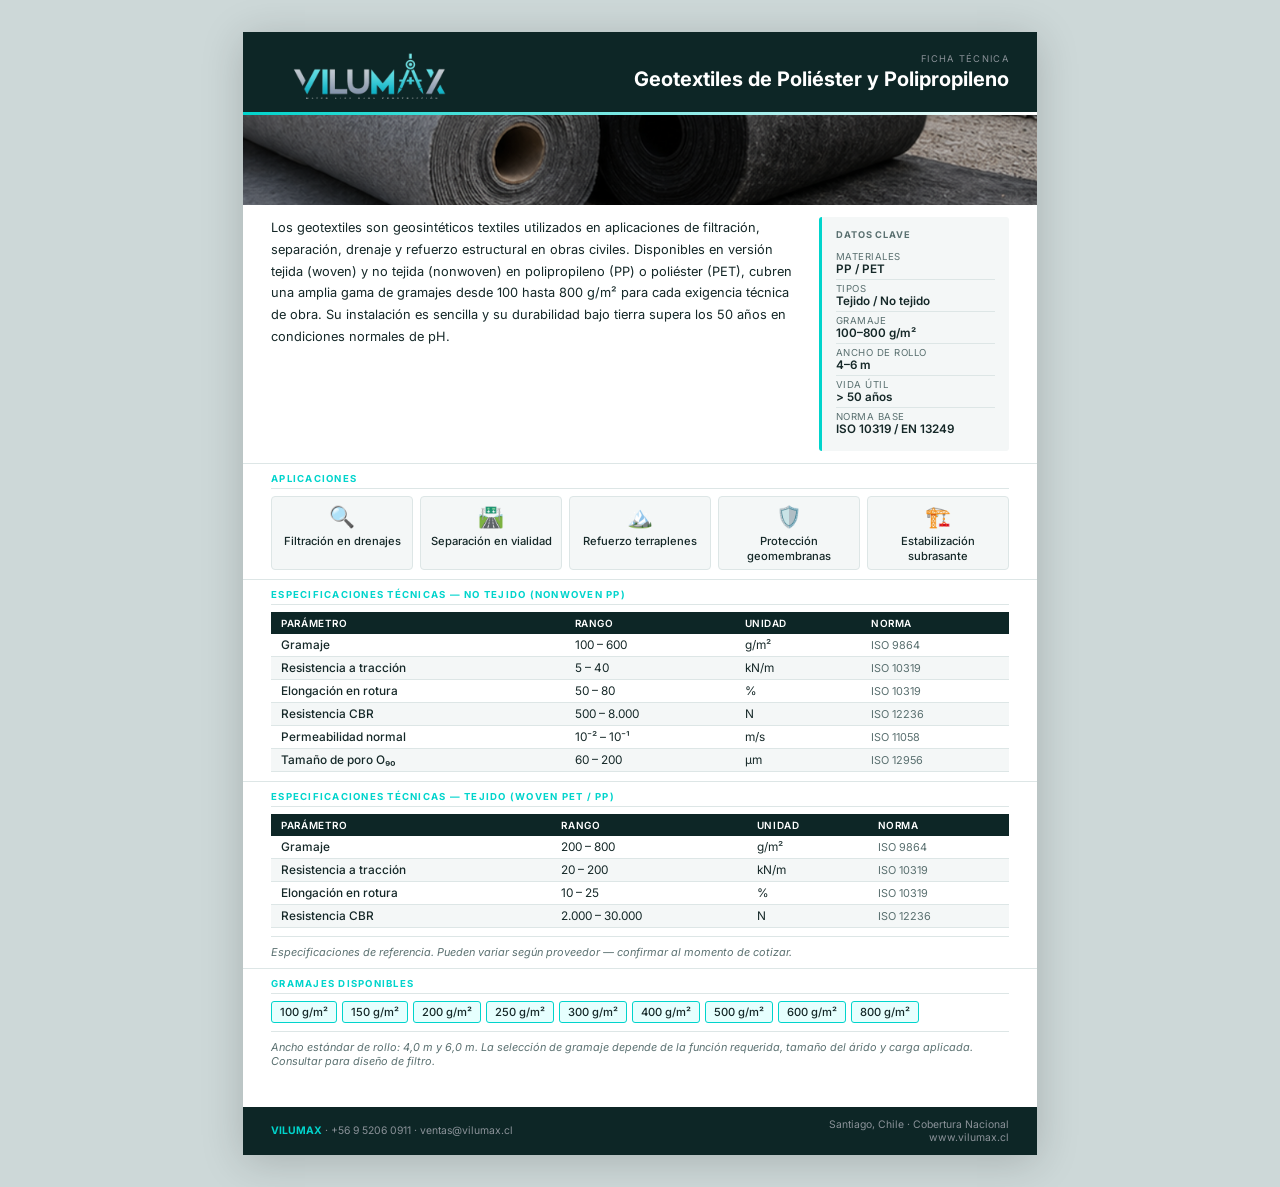
<file: fichas/geotextiles.html>
<!DOCTYPE html>
<html lang="es">
<head>
    <meta charset="UTF-8">
    <meta name="viewport" content="width=device-width, initial-scale=1.0">
    <title>Ficha Técnica — Geotextiles | VILUMAX</title>
    <link rel="stylesheet" href="fichas.css">
</head>
<body>
<div class="page">

    <header class="ft-header">
        <div class="ft-logo-wrap">
            <img src="../img/logo.png" alt="VILUMAX" class="ft-logo">
        </div>
        <div class="ft-product-title">
            <span class="ft-label">Ficha Técnica</span>
            <h1>Geotextiles de Poliéster y Polipropileno</h1>
        </div>
    </header>
    <div class="ft-accent"></div>
    <div class="ft-banner"><img src="../img/6.png" alt="Geotextiles de Poliéster y Polipropileno"></div>

    <!-- Intro -->
    <div class="ft-intro">
        <div class="ft-desc">
            <p>Los geotextiles son geosintéticos textiles utilizados en aplicaciones de filtración, separación, drenaje y refuerzo estructural en obras civiles. Disponibles en versión tejida (woven) y no tejida (nonwoven) en polipropileno (PP) o poliéster (PET), cubren una amplia gama de gramajes desde 100 hasta 800 g/m² para cada exigencia técnica de obra. Su instalación es sencilla y su durabilidad bajo tierra supera los 50 años en condiciones normales de pH.</p>
        </div>
        <div class="ft-quick">
            <h3>Datos Clave</h3>
            <ul>
                <li><span class="qlabel">Materiales</span><span class="qval">PP / PET</span></li>
                <li><span class="qlabel">Tipos</span><span class="qval">Tejido / No tejido</span></li>
                <li><span class="qlabel">Gramaje</span><span class="qval">100–800 g/m²</span></li>
                <li><span class="qlabel">Ancho de rollo</span><span class="qval">4–6 m</span></li>
                <li><span class="qlabel">Vida útil</span><span class="qval">&gt; 50 años</span></li>
                <li><span class="qlabel">Norma base</span><span class="qval">ISO 10319 / EN 13249</span></li>
            </ul>
        </div>
    </div>

    <!-- Applications -->
    <div class="ft-section">
        <h2 class="ft-section-title">Aplicaciones</h2>
        <div class="ft-apps">
            <div class="ft-app"><span class="ft-app-ico">🔍</span>Filtración en drenajes</div>
            <div class="ft-app"><span class="ft-app-ico">🛣️</span>Separación en vialidad</div>
            <div class="ft-app"><span class="ft-app-ico">🏔️</span>Refuerzo terraplenes</div>
            <div class="ft-app"><span class="ft-app-ico">🛡️</span>Protección geomembranas</div>
            <div class="ft-app"><span class="ft-app-ico">🏗️</span>Estabilización subrasante</div>
        </div>
    </div>

    <!-- Technical specs no tejido -->
    <div class="ft-section">
        <h2 class="ft-section-title">Especificaciones Técnicas — No Tejido (Nonwoven PP)</h2>
        <table class="ft-table">
            <thead>
                <tr><th>Parámetro</th><th>Rango</th><th>Unidad</th><th>Norma</th></tr>
            </thead>
            <tbody>
                <tr><td>Gramaje</td><td>100 – 600</td><td>g/m²</td><td class="norm">ISO 9864</td></tr>
                <tr><td>Resistencia a tracción</td><td>5 – 40</td><td>kN/m</td><td class="norm">ISO 10319</td></tr>
                <tr><td>Elongación en rotura</td><td>50 – 80</td><td>%</td><td class="norm">ISO 10319</td></tr>
                <tr><td>Resistencia CBR</td><td>500 – 8.000</td><td>N</td><td class="norm">ISO 12236</td></tr>
                <tr><td>Permeabilidad normal</td><td>10⁻² – 10⁻¹</td><td>m/s</td><td class="norm">ISO 11058</td></tr>
                <tr><td>Tamaño de poro O₉₀</td><td>60 – 200</td><td>μm</td><td class="norm">ISO 12956</td></tr>
            </tbody>
        </table>
    </div>

    <div class="ft-section">
        <h2 class="ft-section-title">Especificaciones Técnicas — Tejido (Woven PET / PP)</h2>
        <table class="ft-table">
            <thead>
                <tr><th>Parámetro</th><th>Rango</th><th>Unidad</th><th>Norma</th></tr>
            </thead>
            <tbody>
                <tr><td>Gramaje</td><td>200 – 800</td><td>g/m²</td><td class="norm">ISO 9864</td></tr>
                <tr><td>Resistencia a tracción</td><td>20 – 200</td><td>kN/m</td><td class="norm">ISO 10319</td></tr>
                <tr><td>Elongación en rotura</td><td>10 – 25</td><td>%</td><td class="norm">ISO 10319</td></tr>
                <tr><td>Resistencia CBR</td><td>2.000 – 30.000</td><td>N</td><td class="norm">ISO 12236</td></tr>
            </tbody>
        </table>
        <p class="ft-note">Especificaciones de referencia. Pueden variar según proveedor — confirmar al momento de cotizar.</p>
    </div>

    <!-- Sizes -->
    <div class="ft-section">
        <h2 class="ft-section-title">Gramajes Disponibles</h2>
        <div class="ft-sizes">
            <span class="ft-tag">100 g/m²</span><span class="ft-tag">150 g/m²</span>
            <span class="ft-tag">200 g/m²</span><span class="ft-tag">250 g/m²</span>
            <span class="ft-tag">300 g/m²</span><span class="ft-tag">400 g/m²</span>
            <span class="ft-tag">500 g/m²</span><span class="ft-tag">600 g/m²</span>
            <span class="ft-tag">800 g/m²</span>
        </div>
        <p class="ft-note">Ancho estándar de rollo: 4,0 m y 6,0 m. La selección de gramaje depende de la función requerida, tamaño del árido y carga aplicada. Consultar para diseño de filtro.</p>
    </div>

    <footer class="ft-footer">
        <div><strong>VILUMAX</strong> · +56 9 5206 0911 · ventas@vilumax.cl</div>
        <div class="ft-footer-right">Santiago, Chile · Cobertura Nacional<br>www.vilumax.cl</div>
    </footer>

</div>
</body>
</html>
</file>
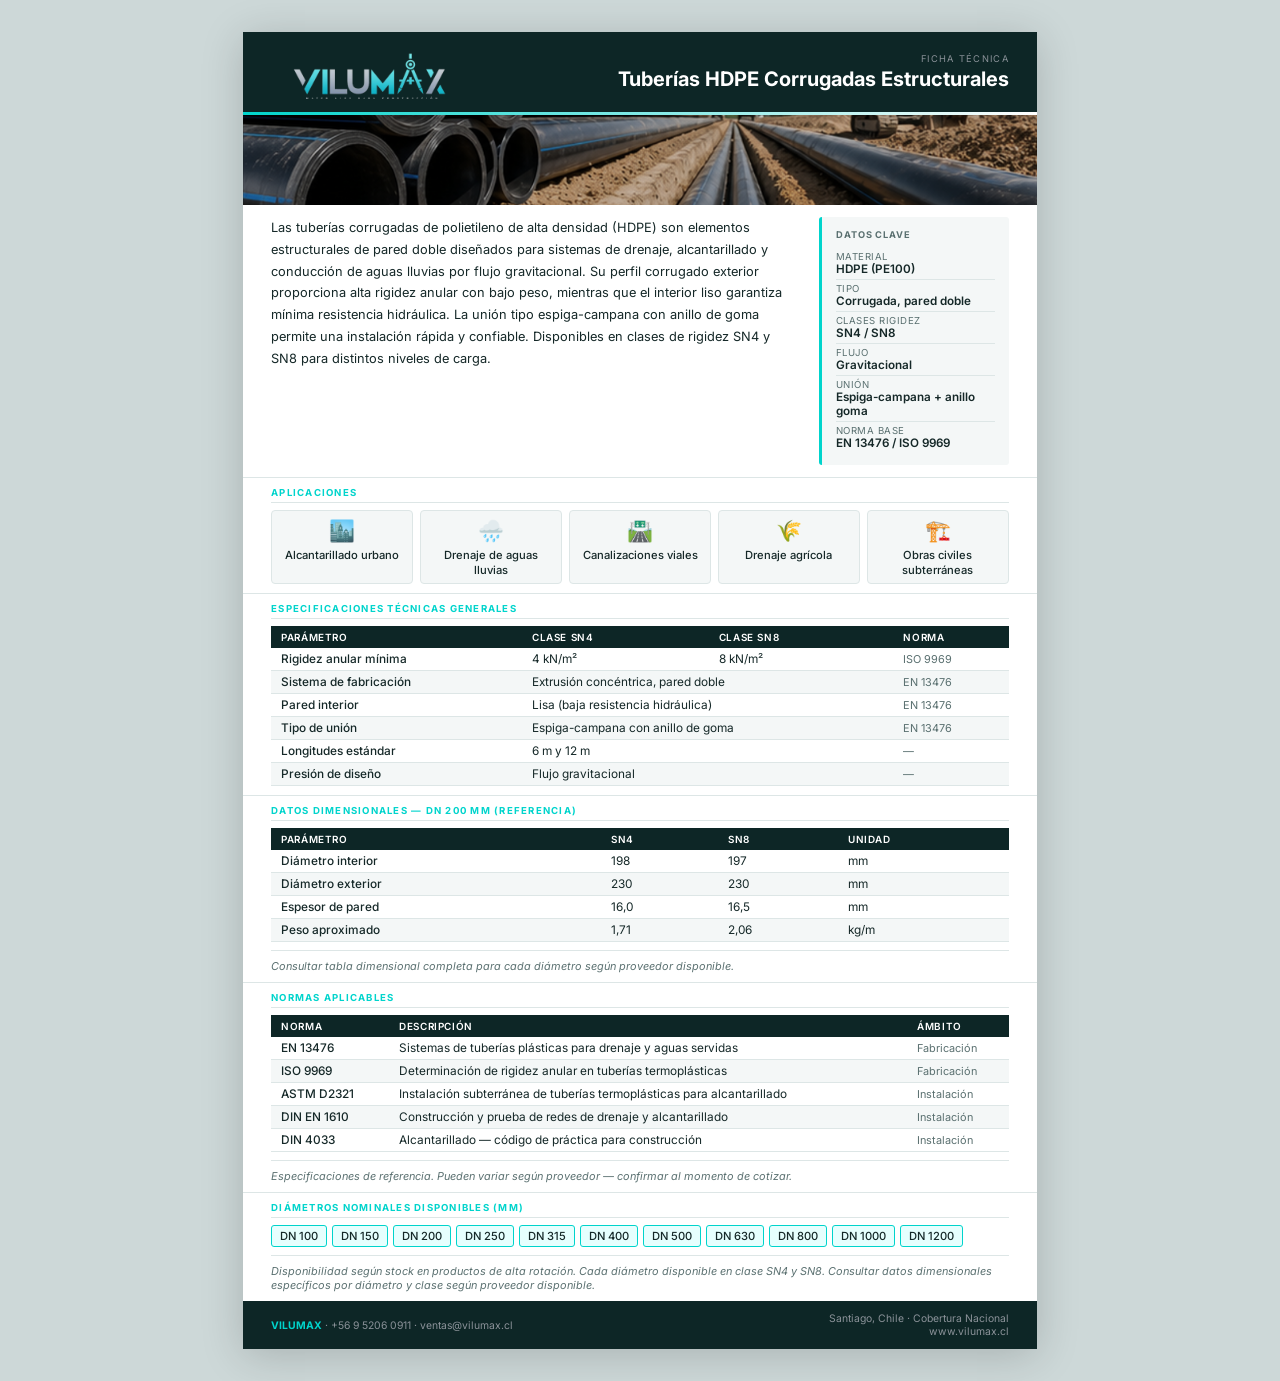
<file: fichas/hdpe-corrugado.html>
<!DOCTYPE html>
<html lang="es">
<head>
    <meta charset="UTF-8">
    <meta name="viewport" content="width=device-width, initial-scale=1.0">
    <title>Ficha Técnica — Tuberías HDPE Corrugadas | VILUMAX</title>
    <link rel="stylesheet" href="fichas.css">
</head>
<body>
<div class="page">

    <header class="ft-header">
        <div class="ft-logo-wrap">
            <img src="../img/logo.png" alt="VILUMAX" class="ft-logo">
        </div>
        <div class="ft-product-title">
            <span class="ft-label">Ficha Técnica</span>
            <h1>Tuberías HDPE Corrugadas Estructurales</h1>
        </div>
    </header>
    <div class="ft-accent"></div>
    <div class="ft-banner"><img src="../img/1.png" alt="Tuberías HDPE Corrugadas Estructurales"></div>

    <!-- Intro -->
    <div class="ft-intro">
        <div class="ft-desc">
            <p>Las tuberías corrugadas de polietileno de alta densidad (HDPE) son elementos estructurales de pared doble diseñados para sistemas de drenaje, alcantarillado y conducción de aguas lluvias por flujo gravitacional. Su perfil corrugado exterior proporciona alta rigidez anular con bajo peso, mientras que el interior liso garantiza mínima resistencia hidráulica. La unión tipo espiga-campana con anillo de goma permite una instalación rápida y confiable. Disponibles en clases de rigidez SN4 y SN8 para distintos niveles de carga.</p>
        </div>
        <div class="ft-quick">
            <h3>Datos Clave</h3>
            <ul>
                <li><span class="qlabel">Material</span><span class="qval">HDPE (PE100)</span></li>
                <li><span class="qlabel">Tipo</span><span class="qval">Corrugada, pared doble</span></li>
                <li><span class="qlabel">Clases rigidez</span><span class="qval">SN4 / SN8</span></li>
                <li><span class="qlabel">Flujo</span><span class="qval">Gravitacional</span></li>
                <li><span class="qlabel">Unión</span><span class="qval">Espiga-campana + anillo goma</span></li>
                <li><span class="qlabel">Norma base</span><span class="qval">EN 13476 / ISO 9969</span></li>
            </ul>
        </div>
    </div>

    <!-- Applications -->
    <div class="ft-section">
        <h2 class="ft-section-title">Aplicaciones</h2>
        <div class="ft-apps">
            <div class="ft-app"><span class="ft-app-ico">🏙️</span>Alcantarillado urbano</div>
            <div class="ft-app"><span class="ft-app-ico">🌧️</span>Drenaje de aguas lluvias</div>
            <div class="ft-app"><span class="ft-app-ico">🛣️</span>Canalizaciones viales</div>
            <div class="ft-app"><span class="ft-app-ico">🌾</span>Drenaje agrícola</div>
            <div class="ft-app"><span class="ft-app-ico">🏗️</span>Obras civiles subterráneas</div>
        </div>
    </div>

    <!-- Technical specs general -->
    <div class="ft-section">
        <h2 class="ft-section-title">Especificaciones Técnicas Generales</h2>
        <table class="ft-table">
            <thead>
                <tr>
                    <th>Parámetro</th>
                    <th>Clase SN4</th>
                    <th>Clase SN8</th>
                    <th>Norma</th>
                </tr>
            </thead>
            <tbody>
                <tr><td>Rigidez anular mínima</td><td>4 kN/m²</td><td>8 kN/m²</td><td class="norm">ISO 9969</td></tr>
                <tr><td>Sistema de fabricación</td><td colspan="2">Extrusión concéntrica, pared doble</td><td class="norm">EN 13476</td></tr>
                <tr><td>Pared interior</td><td colspan="2">Lisa (baja resistencia hidráulica)</td><td class="norm">EN 13476</td></tr>
                <tr><td>Tipo de unión</td><td colspan="2">Espiga-campana con anillo de goma</td><td class="norm">EN 13476</td></tr>
                <tr><td>Longitudes estándar</td><td colspan="2">6 m y 12 m</td><td class="norm">—</td></tr>
                <tr><td>Presión de diseño</td><td colspan="2">Flujo gravitacional</td><td class="norm">—</td></tr>
            </tbody>
        </table>
    </div>

    <!-- DN200 reference -->
    <div class="ft-section">
        <h2 class="ft-section-title">Datos Dimensionales — DN 200 mm (referencia)</h2>
        <table class="ft-table">
            <thead>
                <tr>
                    <th>Parámetro</th>
                    <th>SN4</th>
                    <th>SN8</th>
                    <th>Unidad</th>
                </tr>
            </thead>
            <tbody>
                <tr><td>Diámetro interior</td><td>198</td><td>197</td><td>mm</td></tr>
                <tr><td>Diámetro exterior</td><td>230</td><td>230</td><td>mm</td></tr>
                <tr><td>Espesor de pared</td><td>16,0</td><td>16,5</td><td>mm</td></tr>
                <tr><td>Peso aproximado</td><td>1,71</td><td>2,06</td><td>kg/m</td></tr>
            </tbody>
        </table>
        <p class="ft-note" style="margin-top:8px;">Consultar tabla dimensional completa para cada diámetro según proveedor disponible.</p>
    </div>

    <!-- Norms -->
    <div class="ft-section">
        <h2 class="ft-section-title">Normas Aplicables</h2>
        <table class="ft-table">
            <thead>
                <tr><th>Norma</th><th>Descripción</th><th>Ámbito</th></tr>
            </thead>
            <tbody>
                <tr><td>EN 13476</td><td>Sistemas de tuberías plásticas para drenaje y aguas servidas</td><td class="norm">Fabricación</td></tr>
                <tr><td>ISO 9969</td><td>Determinación de rigidez anular en tuberías termoplásticas</td><td class="norm">Fabricación</td></tr>
                <tr><td>ASTM D2321</td><td>Instalación subterránea de tuberías termoplásticas para alcantarillado</td><td class="norm">Instalación</td></tr>
                <tr><td>DIN EN 1610</td><td>Construcción y prueba de redes de drenaje y alcantarillado</td><td class="norm">Instalación</td></tr>
                <tr><td>DIN 4033</td><td>Alcantarillado — código de práctica para construcción</td><td class="norm">Instalación</td></tr>
            </tbody>
        </table>
        <p class="ft-note">Especificaciones de referencia. Pueden variar según proveedor — confirmar al momento de cotizar.</p>
    </div>

    <!-- Sizes -->
    <div class="ft-section">
        <h2 class="ft-section-title">Diámetros Nominales Disponibles (mm)</h2>
        <div class="ft-sizes">
            <span class="ft-tag">DN 100</span>
            <span class="ft-tag">DN 150</span>
            <span class="ft-tag">DN 200</span>
            <span class="ft-tag">DN 250</span>
            <span class="ft-tag">DN 315</span>
            <span class="ft-tag">DN 400</span>
            <span class="ft-tag">DN 500</span>
            <span class="ft-tag">DN 630</span>
            <span class="ft-tag">DN 800</span>
            <span class="ft-tag">DN 1000</span>
            <span class="ft-tag">DN 1200</span>
        </div>
        <p class="ft-note">Disponibilidad según stock en productos de alta rotación. Cada diámetro disponible en clase SN4 y SN8. Consultar datos dimensionales específicos por diámetro y clase según proveedor disponible.</p>
    </div>

    <footer class="ft-footer">
        <div><strong>VILUMAX</strong> · +56 9 5206 0911 · ventas@vilumax.cl</div>
        <div class="ft-footer-right">Santiago, Chile · Cobertura Nacional<br>www.vilumax.cl</div>
    </footer>

</div>
</body>
</html>
</file>
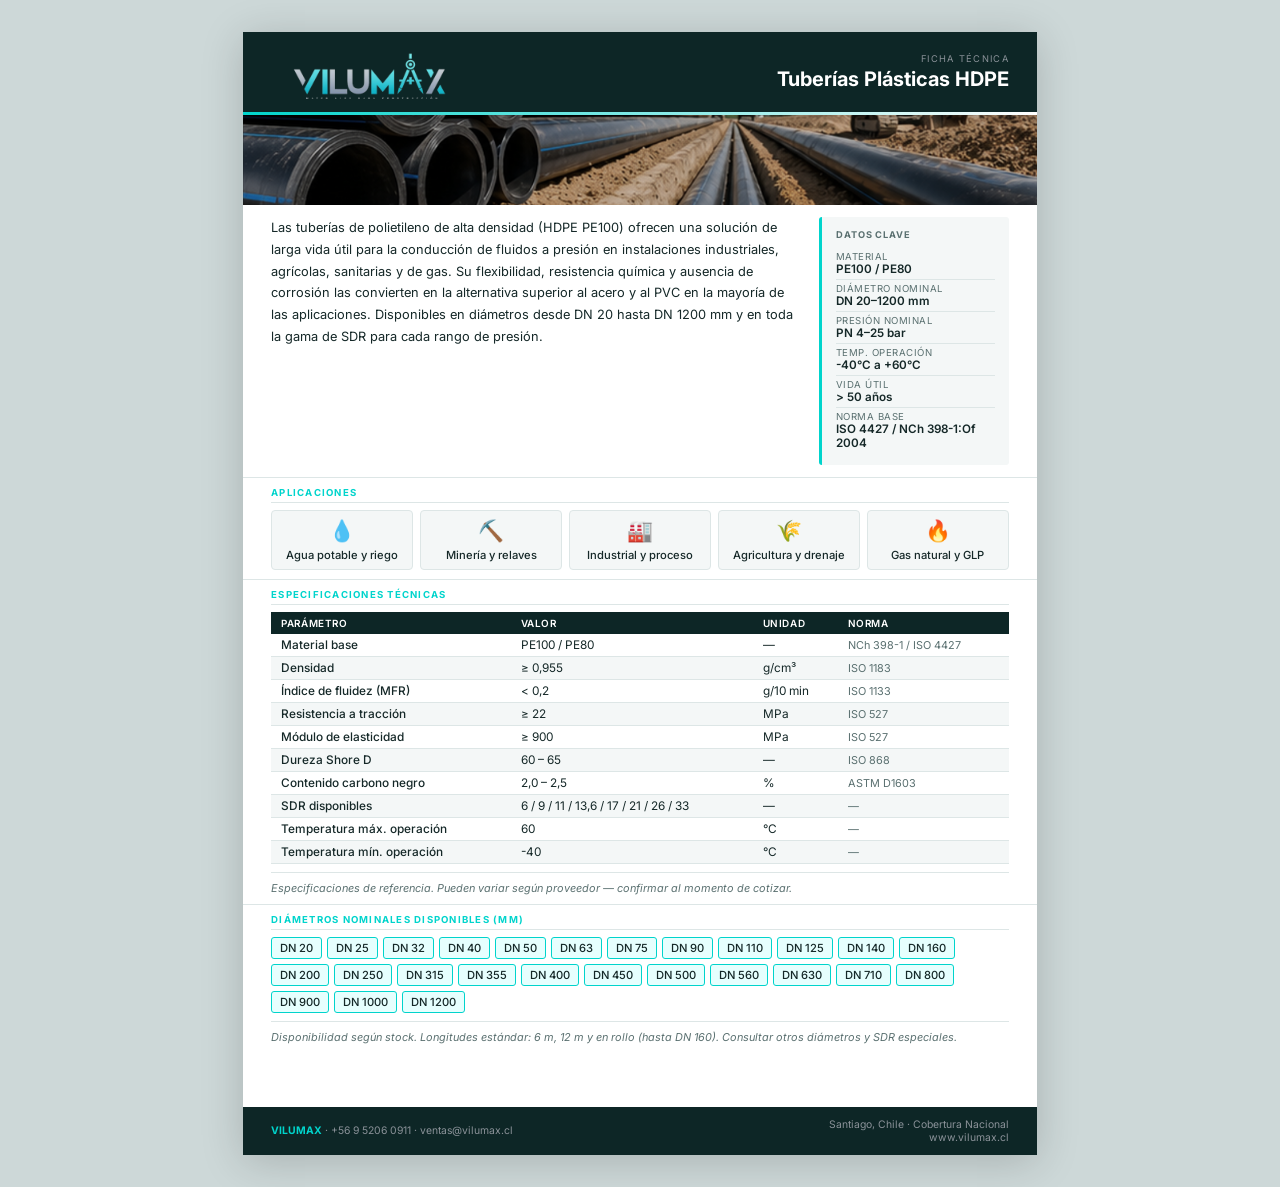
<file: fichas/hdpe.html>
<!DOCTYPE html>
<html lang="es">
<head>
    <meta charset="UTF-8">
    <meta name="viewport" content="width=device-width, initial-scale=1.0">
    <title>Ficha Técnica — Tuberías Plásticas HDPE | VILUMAX</title>
    <link rel="stylesheet" href="fichas.css">
</head>
<body>
<div class="page">

    <header class="ft-header">
        <div class="ft-logo-wrap">
            <img src="../img/logo.png" alt="VILUMAX" class="ft-logo">
        </div>
        <div class="ft-product-title">
            <span class="ft-label">Ficha Técnica</span>
            <h1>Tuberías Plásticas HDPE</h1>
        </div>
    </header>
    <div class="ft-accent"></div>
    <div class="ft-banner"><img src="../img/1.png" alt="Tuberías Plásticas HDPE"></div>

    <!-- Intro -->
    <div class="ft-intro">
        <div class="ft-desc">
            <p>Las tuberías de polietileno de alta densidad (HDPE PE100) ofrecen una solución de larga vida útil para la conducción de fluidos a presión en instalaciones industriales, agrícolas, sanitarias y de gas. Su flexibilidad, resistencia química y ausencia de corrosión las convierten en la alternativa superior al acero y al PVC en la mayoría de las aplicaciones. Disponibles en diámetros desde DN 20 hasta DN 1200 mm y en toda la gama de SDR para cada rango de presión.</p>
        </div>
        <div class="ft-quick">
            <h3>Datos Clave</h3>
            <ul>
                <li><span class="qlabel">Material</span><span class="qval">PE100 / PE80</span></li>
                <li><span class="qlabel">Diámetro nominal</span><span class="qval">DN 20–1200 mm</span></li>
                <li><span class="qlabel">Presión nominal</span><span class="qval">PN 4–25 bar</span></li>
                <li><span class="qlabel">Temp. operación</span><span class="qval">-40°C a +60°C</span></li>
                <li><span class="qlabel">Vida útil</span><span class="qval">&gt; 50 años</span></li>
                <li><span class="qlabel">Norma base</span><span class="qval">ISO 4427 / NCh 398-1:Of 2004</span></li>
            </ul>
        </div>
    </div>

    <!-- Applications -->
    <div class="ft-section">
        <h2 class="ft-section-title">Aplicaciones</h2>
        <div class="ft-apps">
            <div class="ft-app"><span class="ft-app-ico">💧</span>Agua potable y riego</div>
            <div class="ft-app"><span class="ft-app-ico">⛏️</span>Minería y relaves</div>
            <div class="ft-app"><span class="ft-app-ico">🏭</span>Industrial y proceso</div>
            <div class="ft-app"><span class="ft-app-ico">🌾</span>Agricultura y drenaje</div>
            <div class="ft-app"><span class="ft-app-ico">🔥</span>Gas natural y GLP</div>
        </div>
    </div>

    <!-- Technical specs -->
    <div class="ft-section">
        <h2 class="ft-section-title">Especificaciones Técnicas</h2>
        <table class="ft-table">
            <thead>
                <tr>
                    <th>Parámetro</th>
                    <th>Valor</th>
                    <th>Unidad</th>
                    <th>Norma</th>
                </tr>
            </thead>
            <tbody>
                <tr><td>Material base</td><td>PE100 / PE80</td><td>—</td><td class="norm">NCh 398-1 / ISO 4427</td></tr>
                <tr><td>Densidad</td><td>≥ 0,955</td><td>g/cm³</td><td class="norm">ISO 1183</td></tr>
                <tr><td>Índice de fluidez (MFR)</td><td>&lt; 0,2</td><td>g/10 min</td><td class="norm">ISO 1133</td></tr>
                <tr><td>Resistencia a tracción</td><td>≥ 22</td><td>MPa</td><td class="norm">ISO 527</td></tr>
                <tr><td>Módulo de elasticidad</td><td>≥ 900</td><td>MPa</td><td class="norm">ISO 527</td></tr>
                <tr><td>Dureza Shore D</td><td>60 – 65</td><td>—</td><td class="norm">ISO 868</td></tr>
                <tr><td>Contenido carbono negro</td><td>2,0 – 2,5</td><td>%</td><td class="norm">ASTM D1603</td></tr>
                <tr><td>SDR disponibles</td><td>6 / 9 / 11 / 13,6 / 17 / 21 / 26 / 33</td><td>—</td><td class="norm">—</td></tr>
                <tr><td>Temperatura máx. operación</td><td>60</td><td>°C</td><td class="norm">—</td></tr>
                <tr><td>Temperatura mín. operación</td><td>-40</td><td>°C</td><td class="norm">—</td></tr>
            </tbody>
        </table>
        <p class="ft-note">Especificaciones de referencia. Pueden variar según proveedor — confirmar al momento de cotizar.</p>
    </div>

    <!-- Sizes -->
    <div class="ft-section">
        <h2 class="ft-section-title">Diámetros Nominales Disponibles (mm)</h2>
        <div class="ft-sizes">
            <span class="ft-tag">DN 20</span><span class="ft-tag">DN 25</span><span class="ft-tag">DN 32</span>
            <span class="ft-tag">DN 40</span><span class="ft-tag">DN 50</span><span class="ft-tag">DN 63</span>
            <span class="ft-tag">DN 75</span><span class="ft-tag">DN 90</span><span class="ft-tag">DN 110</span>
            <span class="ft-tag">DN 125</span><span class="ft-tag">DN 140</span><span class="ft-tag">DN 160</span>
            <span class="ft-tag">DN 200</span><span class="ft-tag">DN 250</span><span class="ft-tag">DN 315</span>
            <span class="ft-tag">DN 355</span><span class="ft-tag">DN 400</span><span class="ft-tag">DN 450</span>
            <span class="ft-tag">DN 500</span><span class="ft-tag">DN 560</span><span class="ft-tag">DN 630</span>
            <span class="ft-tag">DN 710</span><span class="ft-tag">DN 800</span><span class="ft-tag">DN 900</span>
            <span class="ft-tag">DN 1000</span><span class="ft-tag">DN 1200</span>
        </div>
        <p class="ft-note">Disponibilidad según stock. Longitudes estándar: 6 m, 12 m y en rollo (hasta DN 160). Consultar otros diámetros y SDR especiales.</p>
    </div>

    <footer class="ft-footer">
        <div><strong>VILUMAX</strong> · +56 9 5206 0911 · ventas@vilumax.cl</div>
        <div class="ft-footer-right">Santiago, Chile · Cobertura Nacional<br>www.vilumax.cl</div>
    </footer>

</div>
</body>
</html>
</file>
<file: styles.css>
/* ===== VARIABLES ===== */
:root {
    --bg:           #0D2626;
    --bg-2:         #0f2d2d;
    --bg-card:      #142F2F;
    --bg-card-hover:#1a3939;
    --cyan:         #00D4CC;
    --cyan-dark:    #00aaa4;
    --cyan-dim:     rgba(0, 212, 204, 0.08);
    --cyan-border:  rgba(0, 212, 204, 0.2);
    --cyan-glow:    0 0 40px rgba(0, 212, 204, 0.12);
    --silver:       #8B9299;
    --white:        #EFF4F4;
    --text:         #99AFAF;
    --border:       rgba(255, 255, 255, 0.06);
    --shadow:       0 24px 64px rgba(0, 0, 0, 0.5);
    --font:         'Inter', system-ui, sans-serif;
    --radius:       12px;
    --radius-lg:    18px;
    --ease:         0.3s cubic-bezier(0.4, 0, 0.2, 1);
}

/* ===== RESET ===== */
*, *::before, *::after { box-sizing: border-box; margin: 0; padding: 0; }

html {
    scroll-behavior: smooth;
    scroll-padding-top: 70px;
    -webkit-text-size-adjust: 100%;
}

body {
    font-family: var(--font);
    background-color: var(--bg);
    color: var(--text);
    line-height: 1.65;
    overflow-x: hidden;
    -webkit-font-smoothing: antialiased;
}

img, svg { display: block; max-width: 100%; }
a { text-decoration: none; color: inherit; }
button { cursor: pointer; border: none; background: none; font-family: var(--font); }
ul { list-style: none; }

/* ===== UTILITIES ===== */
.container {
    max-width: 1200px;
    margin: 0 auto;
    padding: 0 28px;
}

.text-cyan { color: var(--cyan); }

.section-label {
    display: inline-block;
    font-size: 0.72rem;
    font-weight: 700;
    letter-spacing: 0.18em;
    text-transform: uppercase;
    color: var(--cyan);
    border: 1px solid var(--cyan-border);
    background: var(--cyan-dim);
    padding: 5px 14px;
    border-radius: 100px;
    margin-bottom: 18px;
}

.section-title {
    font-size: clamp(1.9rem, 4vw, 2.9rem);
    font-weight: 800;
    color: var(--white);
    line-height: 1.12;
    letter-spacing: -0.025em;
    margin-bottom: 16px;
}

.section-subtitle {
    font-size: 1.05rem;
    color: var(--silver);
    max-width: 580px;
    margin: 0 auto;
    line-height: 1.7;
}

/* ===== NAVBAR ===== */
.navbar {
    position: fixed;
    top: 0; left: 0; right: 0;
    z-index: 1000;
    transition: background var(--ease), box-shadow var(--ease), border-color var(--ease);
    border-bottom: 1px solid transparent;
}

.navbar.scrolled {
    background: rgba(13, 38, 38, 0.92);
    backdrop-filter: blur(24px);
    -webkit-backdrop-filter: blur(24px);
    border-bottom-color: var(--border);
    box-shadow: 0 4px 32px rgba(0, 0, 0, 0.35);
}

.nav-container {
    max-width: 1200px;
    margin: 0 auto;
    padding: 0 28px;
    height: 70px;
    display: flex;
    align-items: center;
    justify-content: space-between;
    gap: 24px;
}

.brand { display: flex; flex-direction: column; gap: 0; line-height: 1; flex-shrink: 0; }

.brand-logo {
    height: 50px;
    width: 185px;
    object-fit: cover;
    object-position: center 42%;
    display: block;
    border-radius: 6px;
}

.brand-name {
    font-size: 1.45rem;
    font-weight: 900;
    color: var(--white);
    letter-spacing: 0.06em;
    line-height: 1;
}

.brand-sub {
    font-size: 0.58rem;
    font-weight: 600;
    letter-spacing: 0.22em;
    text-transform: uppercase;
    color: var(--cyan);
    margin-top: 2px;
}

.nav-menu {
    display: flex;
    align-items: center;
    gap: 4px;
}

.nav-link {
    padding: 8px 16px;
    font-size: 0.9rem;
    font-weight: 500;
    color: var(--text);
    border-radius: 8px;
    transition: color var(--ease), background var(--ease);
    white-space: nowrap;
}

.nav-link:hover { color: var(--white); background: var(--cyan-dim); }

.nav-link.nav-cta {
    background: var(--cyan);
    color: #092020;
    font-weight: 700;
    padding: 9px 22px;
    border-radius: 8px;
    transition: background var(--ease), transform var(--ease), box-shadow var(--ease);
}

.nav-link.nav-cta:hover {
    background: var(--cyan-dark);
    transform: translateY(-1px);
    box-shadow: 0 6px 20px rgba(0, 212, 204, 0.25);
}

.hamburger {
    display: none;
    flex-direction: column;
    gap: 5px;
    padding: 6px;
    border-radius: 6px;
    transition: background var(--ease);
}

.hamburger:hover { background: var(--cyan-dim); }

.hamburger span {
    display: block;
    width: 22px;
    height: 2px;
    background: var(--white);
    border-radius: 2px;
    transition: transform var(--ease), opacity var(--ease);
    transform-origin: center;
}

.hamburger.active span:nth-child(1) { transform: rotate(45deg) translate(5px, 5px); }
.hamburger.active span:nth-child(2) { opacity: 0; transform: scaleX(0); }
.hamburger.active span:nth-child(3) { transform: rotate(-45deg) translate(5px, -5px); }

/* ===== HERO ===== */
.hero {
    position: relative;
    min-height: 100svh;
    display: flex;
    align-items: center;
    justify-content: center;
    overflow: hidden;
    padding: 120px 28px 80px;
}

.hero-grid {
    position: absolute;
    inset: 0;
    background-image:
        linear-gradient(rgba(0, 212, 204, 0.04) 1px, transparent 1px),
        linear-gradient(90deg, rgba(0, 212, 204, 0.04) 1px, transparent 1px);
    background-size: 56px 56px;
    animation: gridScroll 30s linear infinite;
    will-change: transform;
}

@keyframes gridScroll {
    0%   { transform: translate(0, 0); }
    100% { transform: translate(56px, 56px); }
}

.hero-glow {
    position: absolute;
    width: 700px;
    height: 700px;
    background: radial-gradient(circle, rgba(0, 212, 204, 0.1) 0%, transparent 65%);
    top: 50%;
    right: -150px;
    transform: translateY(-50%);
    pointer-events: none;
}

.hero-content {
    position: relative;
    max-width: 760px;
    text-align: center;
    z-index: 1;
}

.hero-badge {
    display: inline-block;
    font-size: 0.78rem;
    font-weight: 600;
    letter-spacing: 0.1em;
    text-transform: uppercase;
    color: var(--cyan);
    border: 1px solid var(--cyan-border);
    background: var(--cyan-dim);
    padding: 7px 18px;
    border-radius: 100px;
    margin-bottom: 30px;
}

.hero-title {
    font-size: clamp(2.6rem, 6.5vw, 4.4rem);
    font-weight: 900;
    color: var(--white);
    line-height: 1.08;
    letter-spacing: -0.03em;
    margin-bottom: 24px;
}

.hero-desc {
    font-size: 1.15rem;
    color: var(--silver);
    max-width: 560px;
    margin: 0 auto 44px;
    line-height: 1.75;
}

.hero-actions {
    display: flex;
    gap: 14px;
    justify-content: center;
    flex-wrap: wrap;
}

/* ===== BUTTONS ===== */
.btn-primary {
    display: inline-flex;
    align-items: center;
    background: var(--cyan);
    color: #092020;
    font-weight: 700;
    font-size: 0.98rem;
    padding: 15px 34px;
    border-radius: 10px;
    transition: background var(--ease), transform var(--ease), box-shadow var(--ease);
    white-space: nowrap;
}

.btn-primary:hover {
    background: var(--cyan-dark);
    transform: translateY(-2px);
    box-shadow: 0 10px 28px rgba(0, 212, 204, 0.3);
}

.btn-ghost {
    display: inline-flex;
    align-items: center;
    color: var(--white);
    font-weight: 600;
    font-size: 0.98rem;
    padding: 15px 28px;
    border-radius: 10px;
    border: 1px solid var(--border);
    transition: border-color var(--ease), color var(--ease), background var(--ease);
    white-space: nowrap;
}

.btn-ghost:hover {
    border-color: var(--cyan-border);
    color: var(--cyan);
    background: var(--cyan-dim);
}

/* ===== STATS BAR ===== */
.stats-bar {
    background: var(--bg-card);
    border-top: 1px solid var(--border);
    border-bottom: 1px solid var(--border);
    padding: 32px 0;
}

.stats-grid {
    display: flex;
    align-items: center;
    justify-content: space-around;
    gap: 20px;
    flex-wrap: wrap;
}

.stat {
    display: flex;
    flex-direction: column;
    align-items: center;
    text-align: center;
    gap: 5px;
}

.stat strong {
    font-size: 2.2rem;
    font-weight: 900;
    color: var(--cyan);
    line-height: 1;
    letter-spacing: -0.02em;
}

.stat span {
    font-size: 0.77rem;
    font-weight: 600;
    color: var(--silver);
    text-transform: uppercase;
    letter-spacing: 0.08em;
}

.stat-divider {
    width: 1px;
    height: 44px;
    background: var(--border);
    flex-shrink: 0;
}

/* ===== NOSOTROS ===== */
.nosotros { padding: 110px 0; }

.nosotros-grid {
    display: grid;
    grid-template-columns: 1fr 1fr;
    gap: 80px;
    align-items: center;
}

.section-text {
    font-size: 1rem;
    color: var(--text);
    line-height: 1.8;
    margin-bottom: 18px;
}

.features {
    margin-top: 36px;
    display: flex;
    flex-direction: column;
    gap: 22px;
}

.feature { display: flex; gap: 16px; align-items: flex-start; }

.feature-icon {
    width: 42px; height: 42px;
    border-radius: 10px;
    background: var(--cyan-dim);
    border: 1px solid var(--cyan-border);
    display: flex; align-items: center; justify-content: center;
    flex-shrink: 0;
    color: var(--cyan);
}

.feature h4 { font-size: 0.95rem; font-weight: 700; color: var(--white); margin-bottom: 4px; }
.feature p  { font-size: 0.85rem; color: var(--silver); line-height: 1.5; }

/* Visual side */
.nosotros-visual {
    display: grid;
    grid-template-columns: 1fr 1fr;
    gap: 14px;
}

.visual-card {
    background: var(--bg-card);
    border: 1px solid var(--border);
    border-radius: var(--radius);
    padding: 24px 20px;
    display: flex;
    flex-direction: column;
    gap: 8px;
    transition: border-color var(--ease), background var(--ease), transform var(--ease), box-shadow var(--ease);
}

.visual-card:hover {
    border-color: var(--cyan-border);
    background: var(--bg-card-hover);
    transform: translateY(-5px);
    box-shadow: var(--cyan-glow);
}

.vc-icon { margin-bottom: 4px; }
.visual-card span { font-weight: 700; color: var(--white); font-size: 0.88rem; }
.visual-card p   { font-size: 0.77rem; color: var(--silver); }

/* ===== PRODUCTOS ===== */
.productos {
    padding: 110px 0;
    background: var(--bg-2);
    border-top: 1px solid var(--border);
    border-bottom: 1px solid var(--border);
}

.section-header { text-align: center; margin-bottom: 64px; }

.products-grid {
    display: grid;
    grid-template-columns: repeat(3, 1fr);
    gap: 22px;
}

.product-card {
    background: var(--bg-card);
    border: 1px solid var(--border);
    border-radius: var(--radius-lg);
    padding: 34px 28px;
    display: flex;
    flex-direction: column;
    gap: 12px;
    transition: border-color var(--ease), background var(--ease), transform 0.35s cubic-bezier(0.4,0,0.2,1), box-shadow 0.35s ease;
}

.product-card:hover {
    border-color: var(--cyan-border);
    background: var(--bg-card-hover);
    transform: translateY(-7px);
    box-shadow: var(--shadow), var(--cyan-glow);
}

.product-icon {
    width: 66px; height: 66px;
    background: var(--cyan-dim);
    border: 1px solid var(--cyan-border);
    border-radius: 14px;
    display: flex; align-items: center; justify-content: center;
    margin-bottom: 6px;
    transition: background var(--ease), box-shadow var(--ease);
}

.product-card:hover .product-icon {
    background: rgba(0, 212, 204, 0.14);
    box-shadow: 0 0 20px rgba(0, 212, 204, 0.12);
}

/* Product image */
.product-img {
    width: calc(100% + 56px);
    margin: -34px -28px 22px;
    height: 185px;
    overflow: hidden;
    border-radius: var(--radius-lg) var(--radius-lg) 0 0;
    flex-shrink: 0;
    background: var(--bg);
}

.product-img img {
    width: 100%;
    height: 100%;
    object-fit: cover;
    object-position: center;
    display: block;
    filter: brightness(0.82) saturate(0.7);
    transition: filter 0.4s ease, transform 0.45s ease;
}

.product-card:hover .product-img img {
    filter: brightness(0.95) saturate(0.9);
    transform: scale(1.04);
}

.product-card h3 {
    font-size: 1.08rem;
    font-weight: 700;
    color: var(--white);
    line-height: 1.3;
}

.product-card p {
    font-size: 0.88rem;
    color: var(--text);
    line-height: 1.72;
    flex: 1;
}

.product-link {
    display: inline-flex;
    align-items: center;
    font-size: 0.85rem;
    font-weight: 600;
    color: var(--cyan);
    margin-top: 10px;
    transition: letter-spacing var(--ease);
}

.product-link:hover { letter-spacing: 0.02em; }

/* ===== COTIZACIÓN ===== */
.cotizacion { padding: 110px 0; position: relative; }

.cotizacion::before {
    content: '';
    position: absolute;
    top: 0; left: 50%; transform: translateX(-50%);
    width: 60%; max-width: 700px; height: 1px;
    background: linear-gradient(90deg, transparent, var(--cyan-border), transparent);
}

.cotizacion-grid {
    display: grid;
    grid-template-columns: 1fr 1.3fr;
    gap: 80px;
    align-items: start;
}

.cotizacion-info .section-title { font-size: clamp(1.6rem, 3.5vw, 2.3rem); }
.cotizacion-info > p { font-size: 1rem; color: var(--text); line-height: 1.75; margin-bottom: 36px; }
.cotizacion-info strong { color: var(--white); }

.contact-items { display: flex; flex-direction: column; gap: 14px; }

.contact-item {
    display: flex; gap: 16px; align-items: center;
    padding: 16px 18px;
    background: var(--bg-card);
    border: 1px solid var(--border);
    border-radius: var(--radius);
    transition: border-color var(--ease), background var(--ease), transform var(--ease);
}

.contact-item:hover {
    border-color: var(--cyan-border);
    background: var(--bg-card-hover);
    transform: translateX(4px);
}

.ci-icon {
    width: 44px; height: 44px;
    background: var(--cyan-dim);
    border-radius: 10px;
    display: flex; align-items: center; justify-content: center;
    color: var(--cyan);
    flex-shrink: 0;
}

.contact-item strong { display: block; color: var(--white); font-size: 0.88rem; margin-bottom: 2px; }
.contact-item span   { font-size: 0.82rem; color: var(--silver); }

/* Form wrapper */
.cotizacion-form-wrap {
    background: var(--bg-card);
    border: 1px solid var(--border);
    border-radius: var(--radius-lg);
    padding: 40px;
}

.cotizacion-form { display: flex; flex-direction: column; gap: 20px; }
.form-row { display: grid; grid-template-columns: 1fr 1fr; gap: 18px; }
.form-group { display: flex; flex-direction: column; gap: 8px; }

.form-group label {
    font-size: 0.83rem;
    font-weight: 600;
    color: var(--white);
    letter-spacing: 0.01em;
}

.form-group input,
.form-group textarea {
    background: var(--bg);
    border: 1px solid rgba(255,255,255,0.08);
    color: var(--white);
    font-family: var(--font);
    font-size: 0.9rem;
    padding: 13px 16px;
    border-radius: 9px;
    transition: border-color var(--ease), box-shadow var(--ease);
    outline: none;
    width: 100%;
}

.form-group input::placeholder,
.form-group textarea::placeholder { color: var(--silver); opacity: 0.55; }

.form-group input:focus,
.form-group textarea:focus {
    border-color: var(--cyan);
    box-shadow: 0 0 0 3px rgba(0, 212, 204, 0.1);
}

.form-group input.error,
.form-group textarea.error,
.form-group .select-wrap.error select {
    border-color: #e05555;
    box-shadow: 0 0 0 3px rgba(224, 85, 85, 0.1);
}

.form-group textarea { resize: vertical; min-height: 120px; }

/* Custom select */
.select-wrap { position: relative; }

.select-wrap select {
    background: var(--bg);
    border: 1px solid rgba(255,255,255,0.08);
    color: var(--white);
    font-family: var(--font);
    font-size: 0.9rem;
    padding: 13px 40px 13px 16px;
    border-radius: 9px;
    transition: border-color var(--ease), box-shadow var(--ease);
    outline: none;
    width: 100%;
    cursor: pointer;
    appearance: none;
    -webkit-appearance: none;
}

.select-wrap select:focus {
    border-color: var(--cyan);
    box-shadow: 0 0 0 3px rgba(0, 212, 204, 0.1);
}

.select-wrap select option { background: #142F2F; color: var(--white); }

.select-arrow {
    position: absolute;
    right: 14px;
    top: 50%;
    transform: translateY(-50%);
    color: var(--silver);
    pointer-events: none;
}

/* Submit button */
.btn-submit {
    background: var(--cyan);
    color: #092020;
    font-size: 0.98rem;
    font-weight: 700;
    padding: 16px 32px;
    border-radius: 10px;
    width: 100%;
    transition: background var(--ease), transform var(--ease), box-shadow var(--ease);
    position: relative;
    overflow: hidden;
}

.btn-submit:hover:not(:disabled) {
    background: var(--cyan-dark);
    transform: translateY(-1px);
    box-shadow: 0 8px 26px rgba(0, 212, 204, 0.28);
}

.btn-submit:disabled { opacity: 0.65; cursor: not-allowed; transform: none; }

.btn-loader { display: none; }

.form-note {
    font-size: 0.78rem;
    color: var(--silver);
    text-align: center;
    line-height: 1.5;
}

/* Success state */
.form-success {
    display: none;
    text-align: center;
    padding: 48px 24px;
}

.success-icon {
    width: 76px; height: 76px;
    background: var(--cyan-dim);
    border: 2px solid var(--cyan-border);
    border-radius: 50%;
    display: flex; align-items: center; justify-content: center;
    margin: 0 auto 24px;
}

.form-success h3 { color: var(--white); font-size: 1.55rem; font-weight: 800; margin-bottom: 12px; }
.form-success p  { color: var(--text); line-height: 1.7; margin-bottom: 28px; }

/* ===== FOOTER ===== */
.footer {
    background: var(--bg-card);
    border-top: 1px solid var(--border);
    padding: 64px 0 0;
}

.footer-grid {
    display: grid;
    grid-template-columns: 2fr 1fr 1fr 1.5fr;
    gap: 48px;
    padding-bottom: 48px;
}

.footer-brand p {
    font-size: 0.85rem;
    color: var(--silver);
    line-height: 1.75;
    max-width: 270px;
}

.footer-col {
    display: flex;
    flex-direction: column;
    gap: 12px;
}

.footer-col h4 {
    font-size: 0.75rem;
    font-weight: 700;
    letter-spacing: 0.18em;
    text-transform: uppercase;
    color: var(--white);
    margin-bottom: 4px;
}

.footer-col a {
    font-size: 0.88rem;
    color: var(--silver);
    transition: color var(--ease);
}

.footer-col a:hover { color: var(--cyan); }

.footer-bottom {
    border-top: 1px solid var(--border);
    padding: 22px 0;
    text-align: center;
}

.footer-bottom p { font-size: 0.8rem; color: var(--silver); }

/* ===== WHATSAPP FLOAT ===== */
.whatsapp-float {
    position: fixed;
    bottom: 28px;
    right: 28px;
    width: 58px; height: 58px;
    background: #25D366;
    border-radius: 50%;
    display: flex; align-items: center; justify-content: center;
    z-index: 999;
    box-shadow: 0 4px 20px rgba(37, 211, 102, 0.45);
    transition: transform var(--ease), box-shadow var(--ease);
}

.whatsapp-float:hover {
    transform: scale(1.1);
    box-shadow: 0 8px 32px rgba(37, 211, 102, 0.55);
}

/* Pulse animation */
.whatsapp-float::after {
    content: '';
    position: absolute;
    width: 100%; height: 100%;
    border-radius: 50%;
    background: rgba(37, 211, 102, 0.3);
    animation: waPulse 2.5s ease-out infinite;
}

@keyframes waPulse {
    0%   { transform: scale(1); opacity: 0.6; }
    100% { transform: scale(1.7); opacity: 0; }
}

/* ===== FADE IN ===== */
.fade-in {
    opacity: 0;
    transform: translateY(28px);
    transition: opacity 0.65s cubic-bezier(0.4,0,0.2,1), transform 0.65s cubic-bezier(0.4,0,0.2,1);
}

.fade-in.visible { opacity: 1; transform: translateY(0); }

/* Stagger children */
.products-grid .product-card.fade-in:nth-child(2) { transition-delay: 0.08s; }
.products-grid .product-card.fade-in:nth-child(3) { transition-delay: 0.16s; }
.products-grid .product-card.fade-in:nth-child(4) { transition-delay: 0.08s; }
.products-grid .product-card.fade-in:nth-child(5) { transition-delay: 0.16s; }
.products-grid .product-card.fade-in:nth-child(6) { transition-delay: 0.24s; }

.features .feature.fade-in:nth-child(2) { transition-delay: 0.1s; }
.features .feature.fade-in:nth-child(3) { transition-delay: 0.2s; }

/* ===== RESPONSIVE ===== */

/* Tablet */
@media (max-width: 1024px) {
    .products-grid    { grid-template-columns: repeat(2, 1fr); }
    .nosotros-grid    { grid-template-columns: 1fr; gap: 60px; }
    .cotizacion-grid  { grid-template-columns: 1fr; gap: 52px; }
    .footer-grid      { grid-template-columns: 1fr 1fr; gap: 40px; }
    .nosotros-right   { display: block; }
    .nosotros-visual  { max-width: 500px; margin: 0 auto; }
}

/* Mobile */
@media (max-width: 768px) {
    .hamburger { display: flex; }

    .nav-menu {
        position: fixed;
        top: 70px; left: 0; right: 0;
        background: rgba(13, 38, 38, 0.97);
        backdrop-filter: blur(24px);
        -webkit-backdrop-filter: blur(24px);
        flex-direction: column;
        padding: 20px 24px 28px;
        gap: 6px;
        border-bottom: 1px solid var(--border);
        transform: translateY(-110%);
        opacity: 0;
        pointer-events: none;
        transition: transform var(--ease), opacity var(--ease);
    }

    .nav-menu.open {
        transform: translateY(0);
        opacity: 1;
        pointer-events: all;
    }

    .nav-link { width: 100%; padding: 13px 16px; border-radius: 8px; }
    .nav-link.nav-cta { text-align: center; margin-top: 6px; }

    .hero { padding: 100px 24px 64px; }
    .hero-title { font-size: 2.4rem; }
    .hero-actions { flex-direction: column; align-items: stretch; }
    .hero-actions .btn-primary,
    .hero-actions .btn-ghost { justify-content: center; }

    .stats-grid { display: grid; grid-template-columns: repeat(2, 1fr); gap: 16px; }
    .stat-divider { display: none; }
    .stat { padding: 16px; background: var(--bg); border-radius: 10px; border: 1px solid var(--border); }

    .nosotros-right { display: none; }
    .products-grid  { grid-template-columns: 1fr; }
    .form-row       { grid-template-columns: 1fr; }
    .cotizacion-form-wrap { padding: 28px 24px; }
    .footer-grid    { grid-template-columns: 1fr; gap: 32px; }
    .whatsapp-float { bottom: 20px; right: 20px; width: 52px; height: 52px; }
}

@media (max-width: 480px) {
    .container    { padding: 0 18px; }
    .section-title { font-size: 1.75rem; }
    .hero-title   { font-size: 2rem; }
    .nosotros, .productos, .cotizacion { padding: 80px 0; }
}
</file>
<file: fichas/fichas.css>
@import url('https://fonts.googleapis.com/css2?family=Inter:wght@300;400;500;600;700;800&display=swap');

:root {
    --bg:     #0D2626;
    --cyan:   #00D4CC;
    --silver: #8B9299;
    --white:  #FFFFFF;
    --light:  #F4F7F7;
    --border: #DDE6E6;
    --text:   #152828;
    --muted:  #5A7070;
    --tag-bg: #E6FFFE;
}

* { margin: 0; padding: 0; box-sizing: border-box; }

body {
    font-family: 'Inter', sans-serif;
    background: #CDD8D8;
    display: flex;
    flex-direction: column;
    align-items: center;
    padding: 32px 16px;
    gap: 32px;
}

/* ===== PAGE ===== */
.page {
    width: 210mm;
    min-height: 297mm;
    background: white;
    box-shadow: 0 6px 40px rgba(0,0,0,0.18);
    display: flex;
    flex-direction: column;
    page-break-after: always;
}

/* ===== LOGO ===== */
.ft-logo-wrap {
    display: inline-flex;
    align-items: center;
}

.ft-logo {
    height: 54px;
    width: 200px;
    object-fit: cover;
    object-position: center 42%;
    display: block;
    border-radius: 5px;
}

/* ===== HEADER ===== */
.ft-header {
    background: var(--bg);
    padding: 13px 28px;
    display: flex;
    justify-content: space-between;
    align-items: center;
    flex-shrink: 0;
}

.ft-brand-name {
    font-size: 1.75rem;
    font-weight: 800;
    letter-spacing: .06em;
    color: var(--cyan);
    line-height: 1;
}

.ft-brand-sub {
    display: block;
    font-size: .6rem;
    letter-spacing: .13em;
    text-transform: uppercase;
    color: var(--silver);
    margin-top: 3px;
}

.ft-product-title { text-align: right; }

.ft-label {
    display: block;
    font-size: .58rem;
    text-transform: uppercase;
    letter-spacing: .14em;
    color: var(--silver);
    margin-bottom: 3px;
}

.ft-product-title h1 {
    font-size: 1.25rem;
    font-weight: 700;
    color: white;
    line-height: 1.2;
}

.ft-accent {
    height: 3px;
    background: linear-gradient(90deg, var(--cyan) 0%, transparent 100%);
    flex-shrink: 0;
}

/* ===== PRODUCT IMAGE BANNER ===== */
.ft-banner {
    width: 100%;
    height: 90px;
    overflow: hidden;
    flex-shrink: 0;
}

.ft-banner img {
    width: 100%;
    height: 100%;
    object-fit: cover;
    object-position: center;
    display: block;
    filter: brightness(0.82) saturate(0.7);
}

/* ===== INTRO ===== */
.ft-intro {
    display: grid;
    grid-template-columns: 1fr 190px;
    gap: 0;
    padding: 12px 28px;
    border-bottom: 1px solid var(--border);
}

.ft-desc {
    padding-right: 20px;
}

.ft-desc p {
    font-size: .8rem;
    line-height: 1.7;
    color: var(--text);
}

.ft-quick {
    background: var(--light);
    border-left: 3px solid var(--cyan);
    border-radius: 3px;
    padding: 12px 14px;
}

.ft-quick h3 {
    font-size: .58rem;
    text-transform: uppercase;
    letter-spacing: .1em;
    color: var(--muted);
    margin-bottom: 8px;
}

.ft-quick ul { list-style: none; }

.ft-quick li {
    padding: 3px 0;
    border-bottom: 1px solid var(--border);
    font-size: .73rem;
}

.ft-quick li:last-child { border-bottom: none; }

.ft-quick li .qlabel {
    display: block;
    font-size: .6rem;
    text-transform: uppercase;
    letter-spacing: .05em;
    color: var(--muted);
}

.ft-quick li .qval {
    font-weight: 600;
    color: var(--text);
    margin-top: 1px;
}

/* ===== SECTIONS ===== */
.ft-section {
    padding: 9px 28px;
    border-bottom: 1px solid var(--border);
}

.ft-section:last-of-type { border-bottom: none; }

.ft-section-title {
    font-size: .6rem;
    font-weight: 700;
    text-transform: uppercase;
    letter-spacing: .13em;
    color: var(--cyan);
    margin-bottom: 7px;
    padding-bottom: 4px;
    border-bottom: 1px solid var(--border);
}

/* ===== APPLICATIONS ===== */
.ft-apps {
    display: grid;
    grid-template-columns: repeat(5, 1fr);
    gap: 7px;
}

.ft-app {
    background: var(--light);
    border-radius: 4px;
    padding: 6px 6px;
    text-align: center;
    font-size: .7rem;
    font-weight: 500;
    color: var(--text);
    line-height: 1.3;
    border: 1px solid var(--border);
}

.ft-app-ico {
    font-size: 1.3rem;
    display: block;
    margin-bottom: 4px;
}

/* ===== TABLE ===== */
.ft-table {
    width: 100%;
    border-collapse: collapse;
    font-size: .74rem;
}

.ft-table thead tr th {
    background: var(--bg);
    color: white;
    padding: 5px 10px;
    text-align: left;
    font-size: .62rem;
    text-transform: uppercase;
    letter-spacing: .06em;
    font-weight: 600;
}

.ft-table tbody tr:nth-child(even) td { background: var(--light); }

.ft-table td {
    padding: 4px 10px;
    border-bottom: 1px solid var(--border);
    color: var(--text);
    vertical-align: middle;
}

.ft-table td:first-child { font-weight: 500; }
.ft-table td.norm { color: var(--muted); font-size: .68rem; }

/* ===== SIZES ===== */
.ft-sizes {
    display: flex;
    flex-wrap: wrap;
    gap: 5px;
}

.ft-tag {
    background: var(--tag-bg);
    border: 1px solid var(--cyan);
    border-radius: 3px;
    padding: 3px 8px;
    font-size: .7rem;
    font-weight: 500;
    color: var(--text);
}

/* ===== NOTE ===== */
.ft-note {
    font-size: .68rem;
    color: var(--muted);
    font-style: italic;
    margin-top: 8px;
    padding-top: 8px;
    border-top: 1px solid var(--border);
}

/* ===== FOOTER ===== */
.ft-footer {
    margin-top: auto;
    background: var(--bg);
    color: var(--silver);
    padding: 11px 28px;
    display: flex;
    justify-content: space-between;
    align-items: center;
    font-size: .65rem;
    flex-shrink: 0;
}

.ft-footer strong { color: var(--cyan); }

.ft-footer-right { text-align: right; }

/* ===== PRINT ===== */
@media print {
    body { background: none; padding: 0; }
    .page { box-shadow: none; width: 100%; min-height: 100vh; }
    @page { size: A4; margin: 0; }
}
</file>
